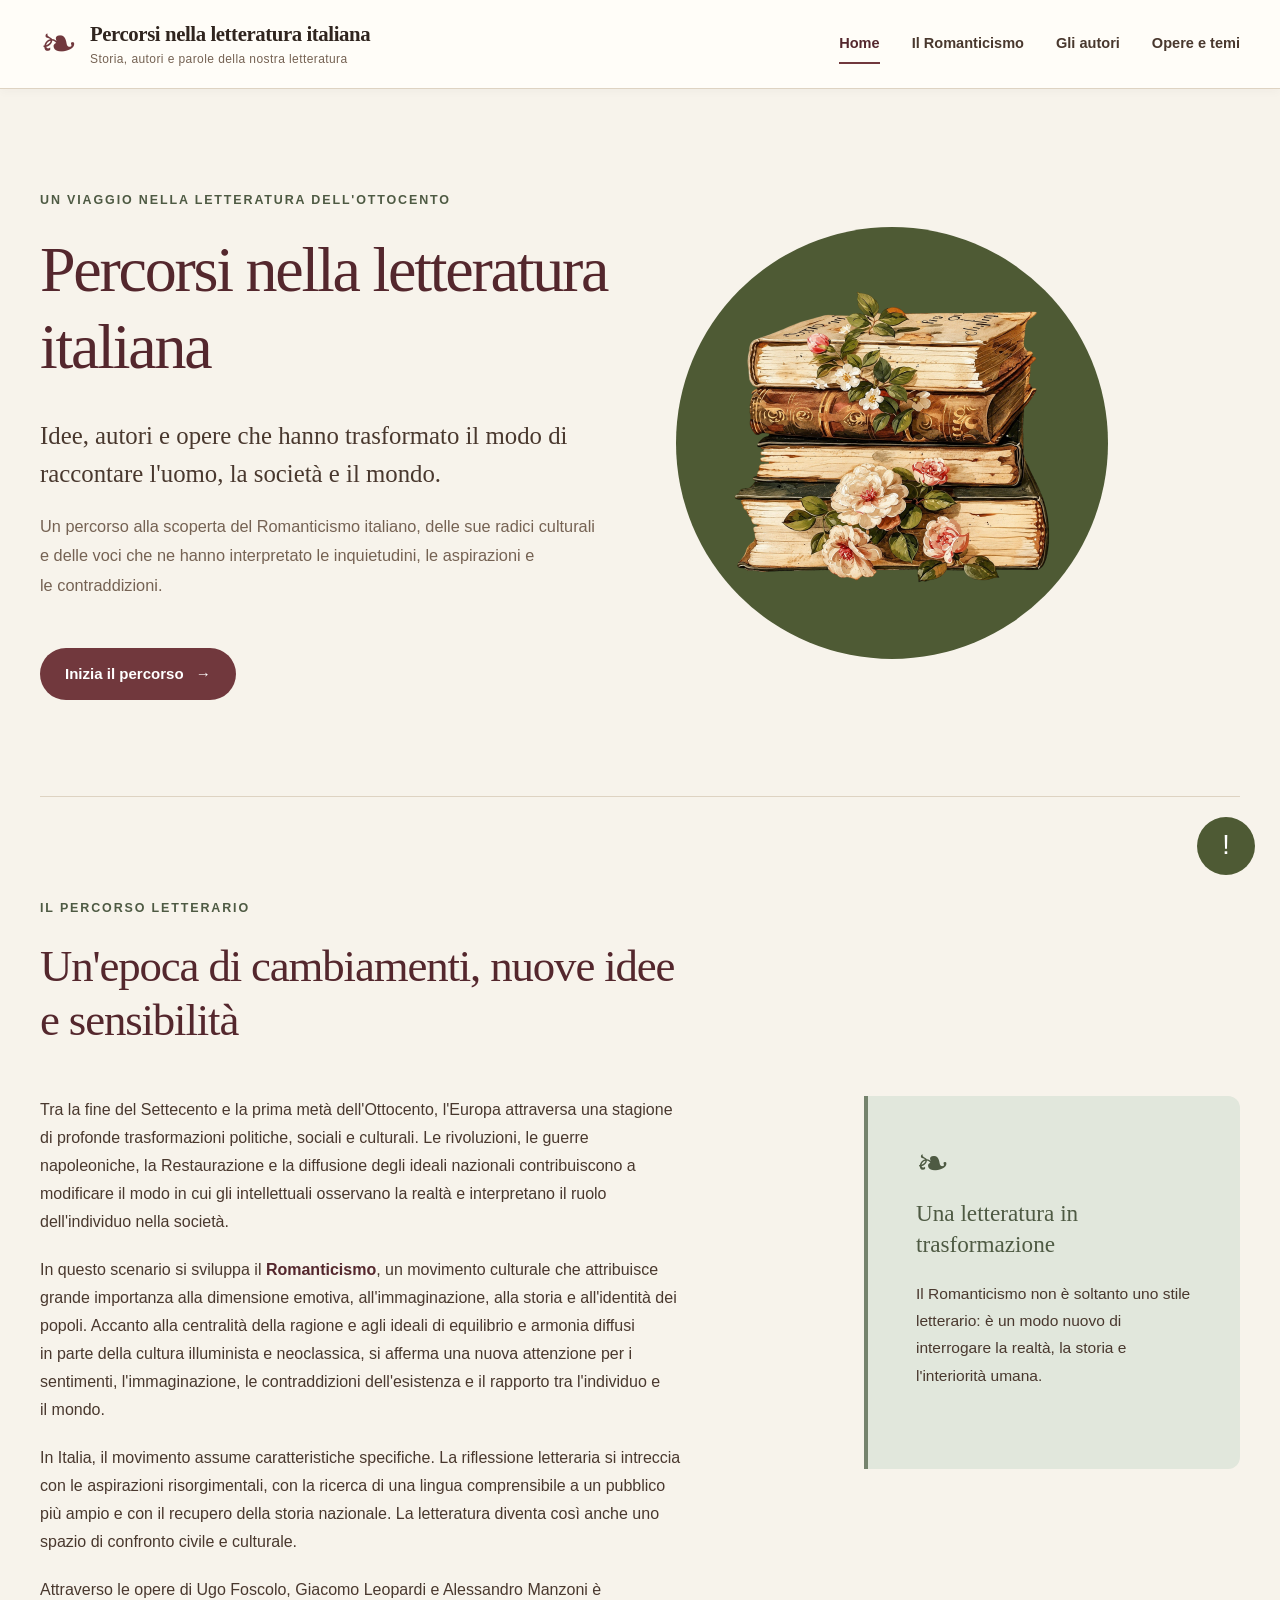
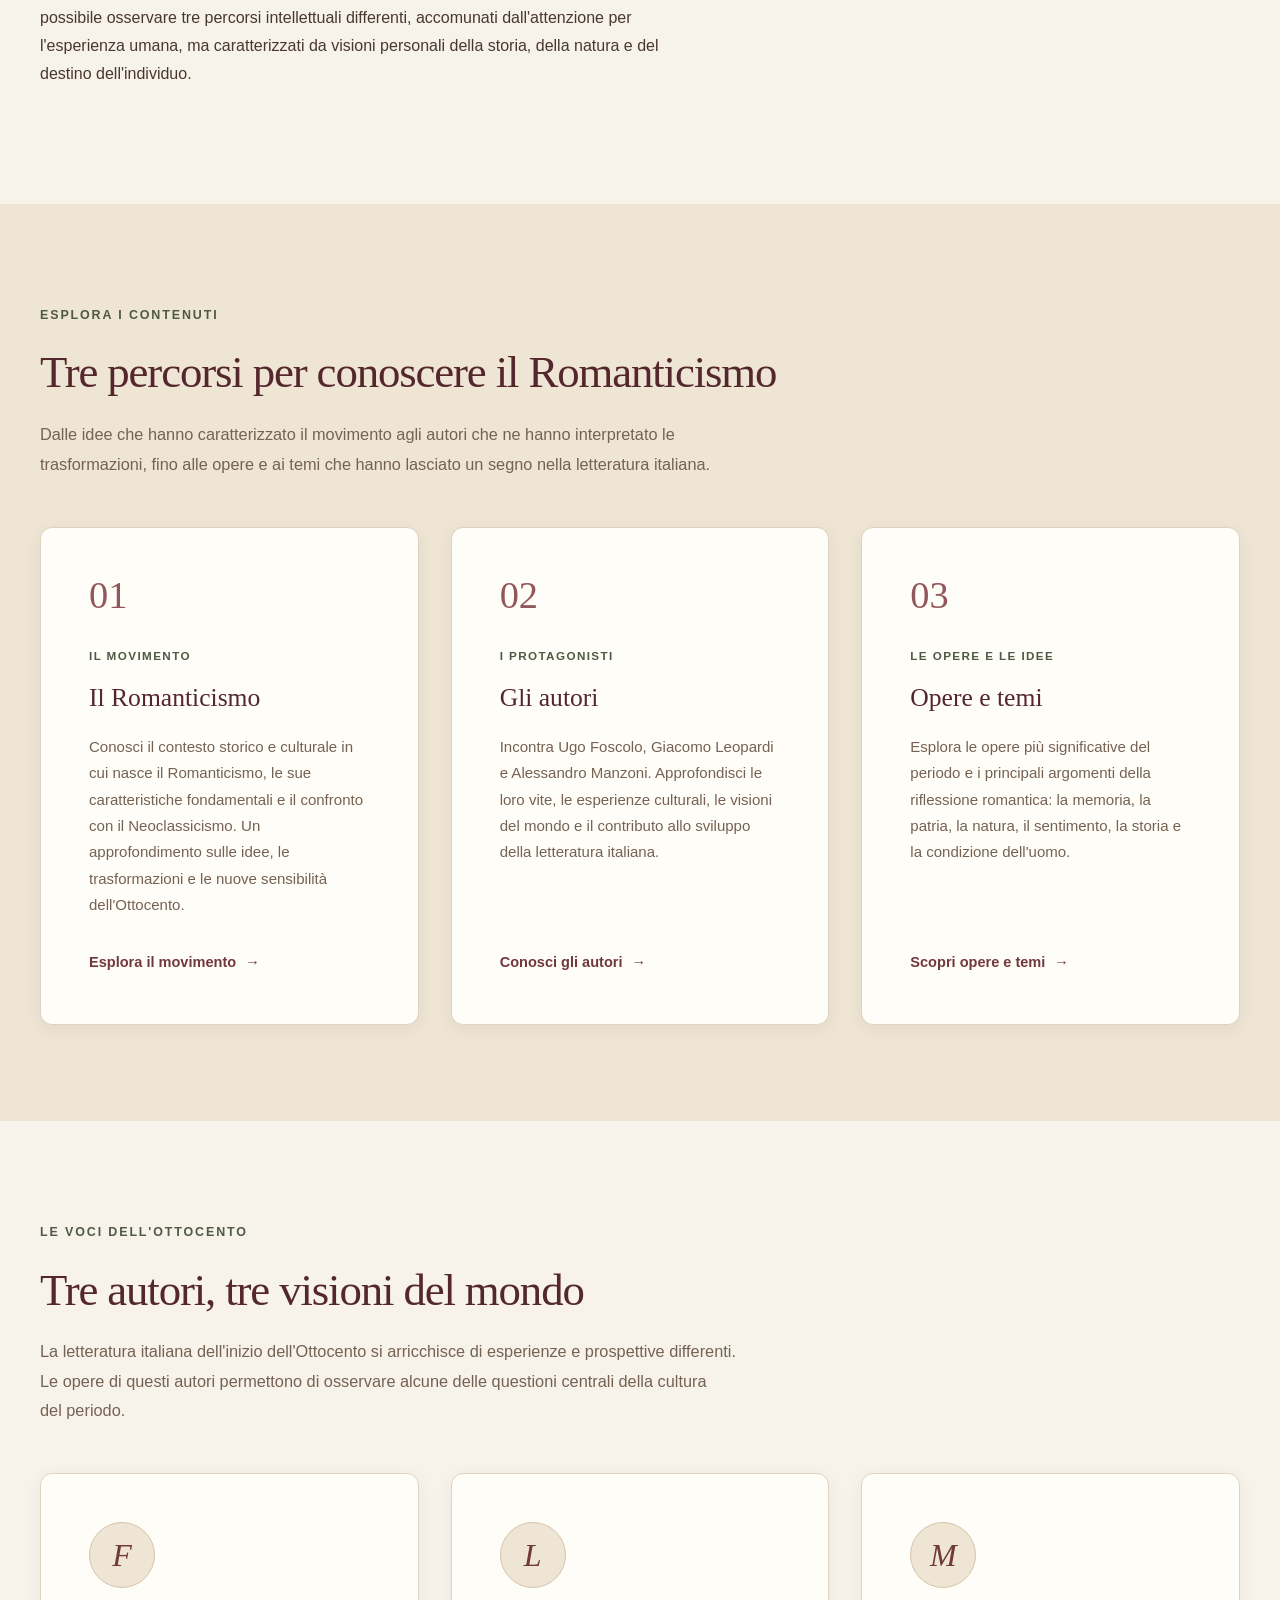
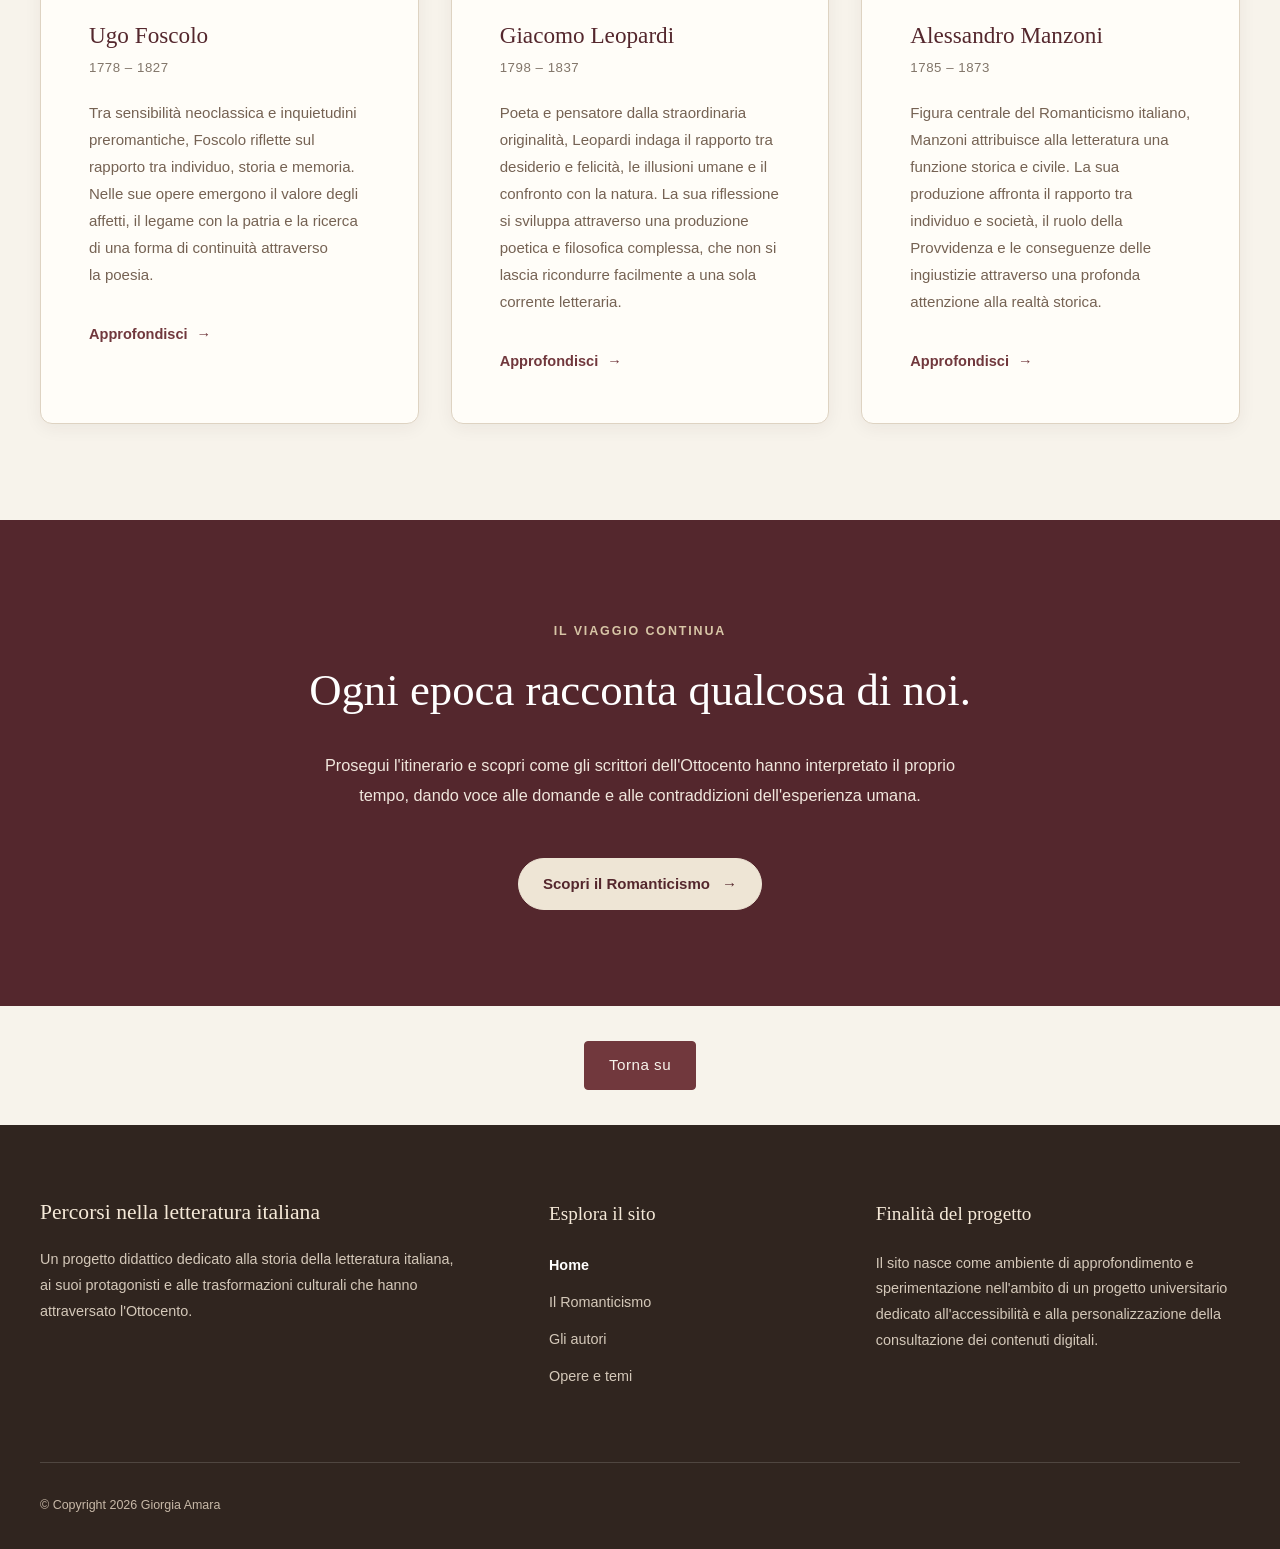
<file: index.html>
<!DOCTYPE html>
<html lang="it">
<head>
    <meta charset="UTF-8">
    <meta name="viewport" content="width=device-width, initial-scale=1.0">
    <title>Percorsi nella letteratura italiana</title>
    <meta name="DC.creator" content="Giorgia Amara">
    <meta name="DC.title" content="Percorsi nella letteratura italiana">
    <meta name="DC.subject" content="Letteratura Italiana, Foscolo, Manzoni, Leopardi, Romanticismo">
    <meta name="DC.description" content="Percorsi nella letteratura italiana: un viaggio attraverso il Romanticismo italiano, i suoi protagonisti, le opere e i temi fondamentali.">
    <meta name="DC.publisher" content="Giorgia Amara">
    <meta name="DC.date" content="2026-11">
    <meta name="DC.language" content="it">
    <meta name="DC.rights" content="© 2026 Giorgia Amara">


    <link rel="stylesheet" href="style.css">
    <link rel="stylesheet" href="accessibility-layer/accessibility-layer.css">
    <script src="script.js" defer></script>
    <script src="accessibility-layer/accessibility-layer.js" defer></script>


</head>

<body>

    <!-- Collegamento per saltare direttamente al contenuto principale -->
    <a class="skip-link" href="#main-content">
        Salta al contenuto principale
    </a>

    <!-- HEADER -->
    <header class="site-header" id="site-header">

        <div class="header-inner">

            <a class="site-brand" href="index.html" aria-label="Percorsi nella letteratura italiana - Homepage">

                <span class="brand-decoration" aria-hidden="true">❧</span>

                <span class="brand-text">
                    <span class="site-title">Percorsi nella letteratura italiana</span>
                    <span class="site-subtitle">Storia, autori e parole della nostra letteratura</span>
                </span>

            </a>

            <details class="site-navigation">

                <summary class="navigation-toggle">
                    <span>Menu di navigazione</span>
                    <span class="menu-icon" aria-hidden="true">☰</span>
                </summary>

                <nav class="main-navigation" aria-label="Navigazione principale">

                    <ul class="navigation-list">

                        <li>
                            <a href="index.html" aria-current="page">Home</a>
                        </li>

                        <li>
                            <a href="romanticismo.html">Il Romanticismo</a>
                        </li>

                        <li>
                            <a href="autori.html">Gli autori</a>
                        </li>

                        <li>
                            <a href="opere-temi.html">Opere e temi</a>
                        </li>

                    </ul>

                </nav>

            </details>

        </div>

    </header>


    <!-- CONTENUTO PRINCIPALE -->
    <main id="main-content">

        <!-- HERO SECTION -->
        <section class="hero-section" id="introduzione" aria-labelledby="hero-title">

            <div class="hero-content">

                <span class="eyebrow">Un viaggio nella letteratura dell'Ottocento</span>

                <h1 id="hero-title">Percorsi nella letteratura italiana</h1>

                <p class="hero-description">
                    Idee, autori e opere che hanno trasformato il modo di raccontare
                    l'uomo, la società e il mondo.
                </p>

                <p class="hero-text">
                    Un percorso alla scoperta del Romanticismo italiano, delle sue
                    radici culturali e delle voci che ne hanno interpretato le
                    inquietudini, le aspirazioni e le contraddizioni.
                </p>

                <a class="button button-primary" href="romanticismo.html">
                    Inizia il percorso
                    <span aria-hidden="true">→</span>
                </a>

            </div>

            <div class="hero-illustration" aria-hidden="true">
                <img src="img/icon-books.png" alt="icona del sito">
            

            </div>

        </section>


        <!-- PRESENTAZIONE DEL PERCORSO -->
        <section
            class="introduction-section content-section"
            id="il-percorso"
            aria-labelledby="introduction-title"
        >

            <div class="section-heading">

                <span class="eyebrow">Il percorso letterario</span>

                <h2 id="introduction-title">
                    Un'epoca di cambiamenti, nuove idee e sensibilità
                </h2>

            </div>

            <div class="introduction-content">

                <div class="introduction-text">

                    <p>
                        Tra la fine del Settecento e la prima metà dell'Ottocento,
                        l'Europa attraversa una stagione di profonde trasformazioni
                        politiche, sociali e culturali. Le rivoluzioni, le guerre
                        napoleoniche, la Restaurazione e la diffusione degli ideali
                        nazionali contribuiscono a modificare il modo in cui gli
                        intellettuali osservano la realtà e interpretano il ruolo
                        dell'individuo nella società.
                    </p>

                    <p>
                        In questo scenario si sviluppa il <strong>Romanticismo</strong>,
                        un movimento culturale che attribuisce grande importanza
                        alla dimensione emotiva, all'immaginazione, alla storia e
                        all'identità dei popoli. Accanto alla centralità della ragione e agli ideali di equilibrio e armonia diffusi in parte della cultura illuminista e neoclassica, si afferma una nuova attenzione per i sentimenti, l'immaginazione, le contraddizioni dell'esistenza e il rapporto tra l'individuo e il mondo.
                    </p>

                    <p>
                        In Italia, il movimento assume caratteristiche specifiche.
                        La riflessione letteraria si intreccia con le aspirazioni
                        risorgimentali, con la ricerca di una lingua comprensibile
                        a un pubblico più ampio e con il recupero della storia
                        nazionale. La letteratura diventa così anche uno spazio
                        di confronto civile e culturale.
                    </p>

                    <p>
                        Attraverso le opere di Ugo Foscolo, Giacomo Leopardi e
                        Alessandro Manzoni è possibile osservare tre percorsi
                        intellettuali differenti, accomunati dall'attenzione
                        per l'esperienza umana, ma caratterizzati da visioni
                        personali della storia, della natura e del destino
                        dell'individuo.
                    </p>

                </div>

                <aside class="editorial-note" aria-labelledby="editorial-note-title">

                    <span class="note-decoration" aria-hidden="true">❧</span>

                    <h3 id="editorial-note-title">
                        Una letteratura in trasformazione
                    </h3>

                    <p>
                        Il Romanticismo non è soltanto uno stile letterario:
                        è un modo nuovo di interrogare la realtà, la storia
                        e l'interiorità umana.
                    </p>

                </aside>

            </div>

        </section>


        <!-- ACCESSO ALLE SEZIONI -->
        <section
            class="paths-section content-section"
            id="percorsi"
            aria-labelledby="paths-title"
        >

            <div class="section-heading">

                <span class="eyebrow">Esplora i contenuti</span>

                <h2 id="paths-title">Tre percorsi per conoscere il Romanticismo</h2>

                <p>
                    Dalle idee che hanno caratterizzato il movimento agli autori
                    che ne hanno interpretato le trasformazioni, fino alle opere
                    e ai temi che hanno lasciato un segno nella letteratura italiana.
                </p>

            </div>

            <div class="path-cards">

                <!-- SCHEDA 1 -->
                <article class="path-card" id="card-romanticismo">

                    <div class="card-number" aria-hidden="true">01</div>

                    <div class="card-content">

                        <span class="card-category">Il movimento</span>

                        <h3>
                            <a href="romanticismo.html">
                                Il Romanticismo
                            </a>
                        </h3>

                        <p>
                            Conosci il contesto storico e culturale in cui nasce
                            il Romanticismo, le sue caratteristiche fondamentali
                            e il confronto con il Neoclassicismo. Un approfondimento
                            sulle idee, le trasformazioni e le nuove sensibilità
                            dell'Ottocento.
                        </p>

                        <a
                            class="card-link"
                            href="romanticismo.html"
                            aria-label="Approfondisci il Romanticismo: contesto storico e caratteristiche"
                        >
                            Esplora il movimento
                            <span aria-hidden="true">→</span>
                        </a>

                    </div>

                </article>


                <!-- SCHEDA 2 -->
                <article class="path-card" id="card-autori">

                    <div class="card-number" aria-hidden="true">02</div>

                    <div class="card-content">

                        <span class="card-category">I protagonisti</span>

                        <h3>
                            <a href="autori.html">
                                Gli autori
                            </a>
                        </h3>

                        <p>
                            Incontra Ugo Foscolo, Giacomo Leopardi e Alessandro
                            Manzoni. Approfondisci le loro vite, le esperienze
                            culturali, le visioni del mondo e il contributo
                            allo sviluppo della letteratura italiana.
                        </p>

                        <a
                            class="card-link"
                            href="autori.html"
                            aria-label="Scopri gli autori: Foscolo, Leopardi e Manzoni"
                        >
                            Conosci gli autori
                            <span aria-hidden="true">→</span>
                        </a>

                    </div>

                </article>


                <!-- SCHEDA 3 -->
                <article class="path-card" id="card-opere-temi">

                    <div class="card-number" aria-hidden="true">03</div>

                    <div class="card-content">

                        <span class="card-category">Le opere e le idee</span>

                        <h3>
                            <a href="opere-temi.html">
                                Opere e temi
                            </a>
                        </h3>

                        <p>
                            Esplora le opere più significative del periodo e
                            i principali argomenti della riflessione romantica:
                            la memoria, la patria, la natura, il sentimento,
                            la storia e la condizione dell'uomo.
                        </p>

                        <a
                            class="card-link"
                            href="opere-temi.html"
                            aria-label="Esplora le opere e i temi della letteratura romantica"
                        >
                            Scopri opere e temi
                            <span aria-hidden="true">→</span>
                        </a>

                    </div>

                </article>

            </div>

        </section>


        <!-- INTRODUZIONE AGLI AUTORI -->
        <section
            class="authors-section content-section"
            id="protagonisti"
            aria-labelledby="authors-title"
        >

            <div class="section-heading">

                <span class="eyebrow">Le voci dell'Ottocento</span>

                <h2 id="authors-title">Tre autori, tre visioni del mondo</h2>

                <p>
                    La letteratura italiana dell'inizio dell'Ottocento si
                    arricchisce di esperienze e prospettive differenti.
                    Le opere di questi autori permettono di osservare
                    alcune delle questioni centrali della cultura del periodo.
                </p>

            </div>

            <div class="authors-grid">

                <!-- UGO FOSCOLO -->
                <article class="author-preview" id="author-foscolo">

                    <div class="author-symbol" aria-hidden="true">
                        <span>F</span>
                    </div>

                    <div class="author-information">

                        <h3>Ugo Foscolo</h3>

                        <span class="author-dates">1778 – 1827</span>

                        <p>
                            Tra sensibilità neoclassica e inquietudini
                            preromantiche, Foscolo riflette sul rapporto
                            tra individuo, storia e memoria. Nelle sue opere
                            emergono il valore degli affetti, il legame con
                            la patria e la ricerca di una forma di continuità
                            attraverso la poesia.
                        </p>

                        <a
                            href="autori.html#ugo-foscolo"
                            class="text-link"
                            aria-label="Approfondisci la figura di Ugo Foscolo"
                        >
                            Approfondisci
                            <span aria-hidden="true">→</span>
                        </a>

                    </div>

                </article>


                <!-- GIACOMO LEOPARDI -->
                <article class="author-preview" id="author-leopardi">

                    <div class="author-symbol" aria-hidden="true">
                        <span>L</span>
                    </div>

                    <div class="author-information">

                        <h3>Giacomo Leopardi</h3>

                        <span class="author-dates">1798 – 1837</span>

                        <p>
                            Poeta e pensatore dalla straordinaria originalità,
                            Leopardi indaga il rapporto tra desiderio e felicità,
                            le illusioni umane e il confronto con la natura.
                            La sua riflessione si sviluppa attraverso una
                            produzione poetica e filosofica complessa,
                            che non si lascia ricondurre facilmente a una
                            sola corrente letteraria.
                        </p>

                        <a
                            href="autori.html#giacomo-leopardi"
                            class="text-link"
                            aria-label="Approfondisci la figura di Giacomo Leopardi"
                        >
                            Approfondisci
                            <span aria-hidden="true">→</span>
                        </a>

                    </div>

                </article>


                <!-- ALESSANDRO MANZONI -->
                <article class="author-preview" id="author-manzoni">

                    <div class="author-symbol" aria-hidden="true">
                        <span>M</span>
                    </div>

                    <div class="author-information">

                        <h3>Alessandro Manzoni</h3>

                        <span class="author-dates">1785 – 1873</span>

                        <p>
                            Figura centrale del Romanticismo italiano,
                            Manzoni attribuisce alla letteratura una funzione
                            storica e civile. La sua produzione affronta
                            il rapporto tra individuo e società, il ruolo
                            della Provvidenza e le conseguenze delle
                            ingiustizie attraverso una profonda attenzione
                            alla realtà storica.
                        </p>

                        <a
                            href="autori.html#alessandro-manzoni"
                            class="text-link"
                            aria-label="Approfondisci la figura di Alessandro Manzoni"
                        >
                            Approfondisci
                            <span aria-hidden="true">→</span>
                        </a>

                    </div>

                </article>

            </div>

        </section>


        <!-- INVITO ALLA CONSULTAZIONE -->
        <section
            class="closing-section"
            id="conclusione"
            aria-labelledby="closing-title"
        >

            <div class="closing-content">

                <span class="eyebrow">Il viaggio continua</span>

                <h2 id="closing-title">
                    Ogni epoca racconta qualcosa di noi.
                </h2>

                <p>
                    Prosegui l'itinerario e scopri come gli scrittori
                    dell'Ottocento hanno interpretato il proprio tempo,
                    dando voce alle domande e alle contraddizioni
                    dell'esperienza umana.
                </p>

                <a class="button button-secondary" href="romanticismo.html">
                    Scopri il Romanticismo
                    <span aria-hidden="true">→</span>
                </a>

            </div>

        </section>

    </main>

  <button class="top-btn" id="back-to-top" type="button">
    Torna su
</button>
    <!-- FOOTER -->
    <footer class="site-footer" id="site-footer">

        <div class="footer-inner">

            <div class="footer-about">

                <a class="footer-brand" href="index.html">
                    Percorsi nella letteratura italiana
                </a>

                <p>
                    Un progetto didattico dedicato alla storia della
                    letteratura italiana, ai suoi protagonisti e
                    alle trasformazioni culturali che hanno
                    attraversato l'Ottocento.
                </p>

            </div>


            <div class="footer-navigation">

                <h2>Esplora il sito</h2>

                <nav aria-label="Navigazione secondaria">

                    <ul>

                        <li>
                            <a href="index.html" aria-current="page">Home</a>
                        </li>

                        <li>
                            <a href="romanticismo.html">Il Romanticismo</a>
                        </li>

                        <li>
                            <a href="autori.html">Gli autori</a>
                        </li>

                        <li>
                            <a href="opere-temi.html">Opere e temi</a>
                        </li>

                    </ul>

                </nav>

            </div>


            <div class="footer-purpose">

                <h2>Finalità del progetto</h2>

                <p>
                    Il sito nasce come ambiente di approfondimento e
                    sperimentazione nell'ambito di un progetto universitario
                    dedicato all'accessibilità e alla personalizzazione
                    della consultazione dei contenuti digitali.
                </p>

            </div>

        </div>


        <div class="footer-bottom">
      <p>© Copyright 2026 Giorgia Amara</p>
        </div>

    </footer>

</body>
</html>
</file>
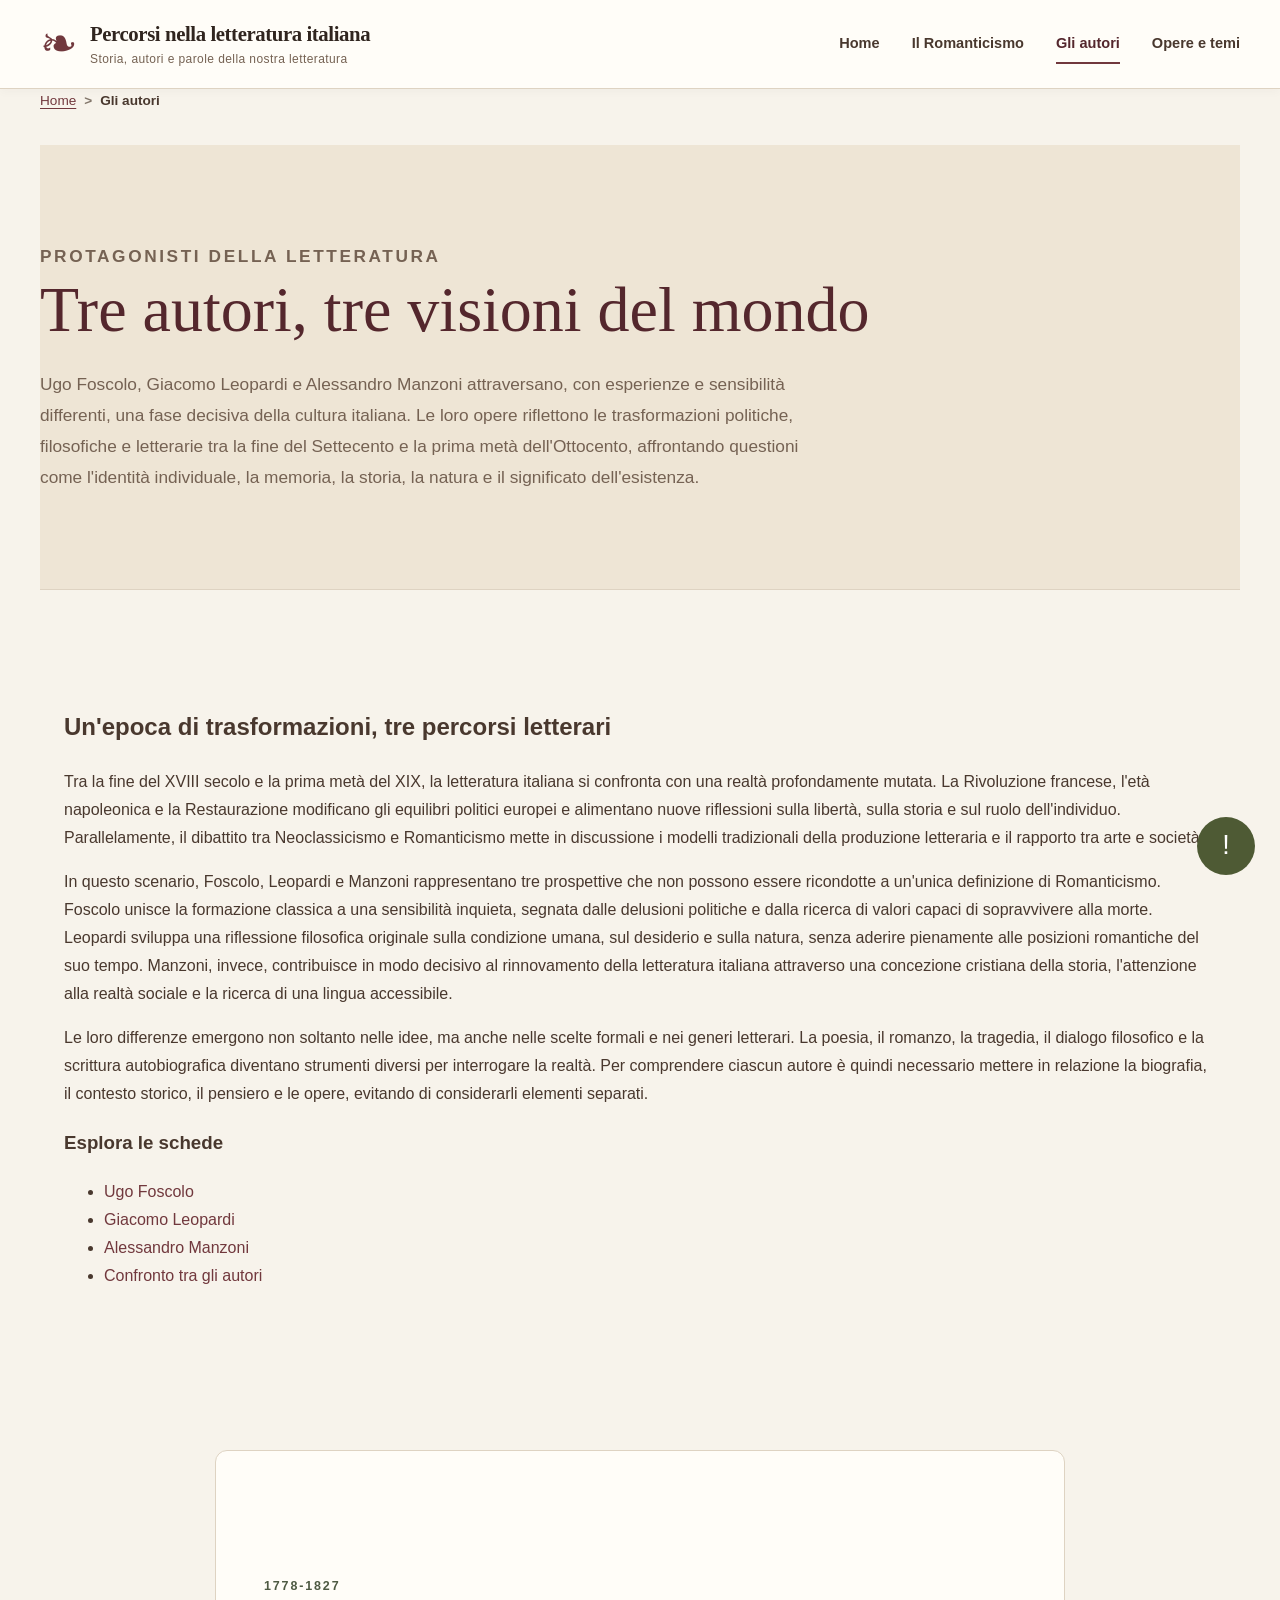
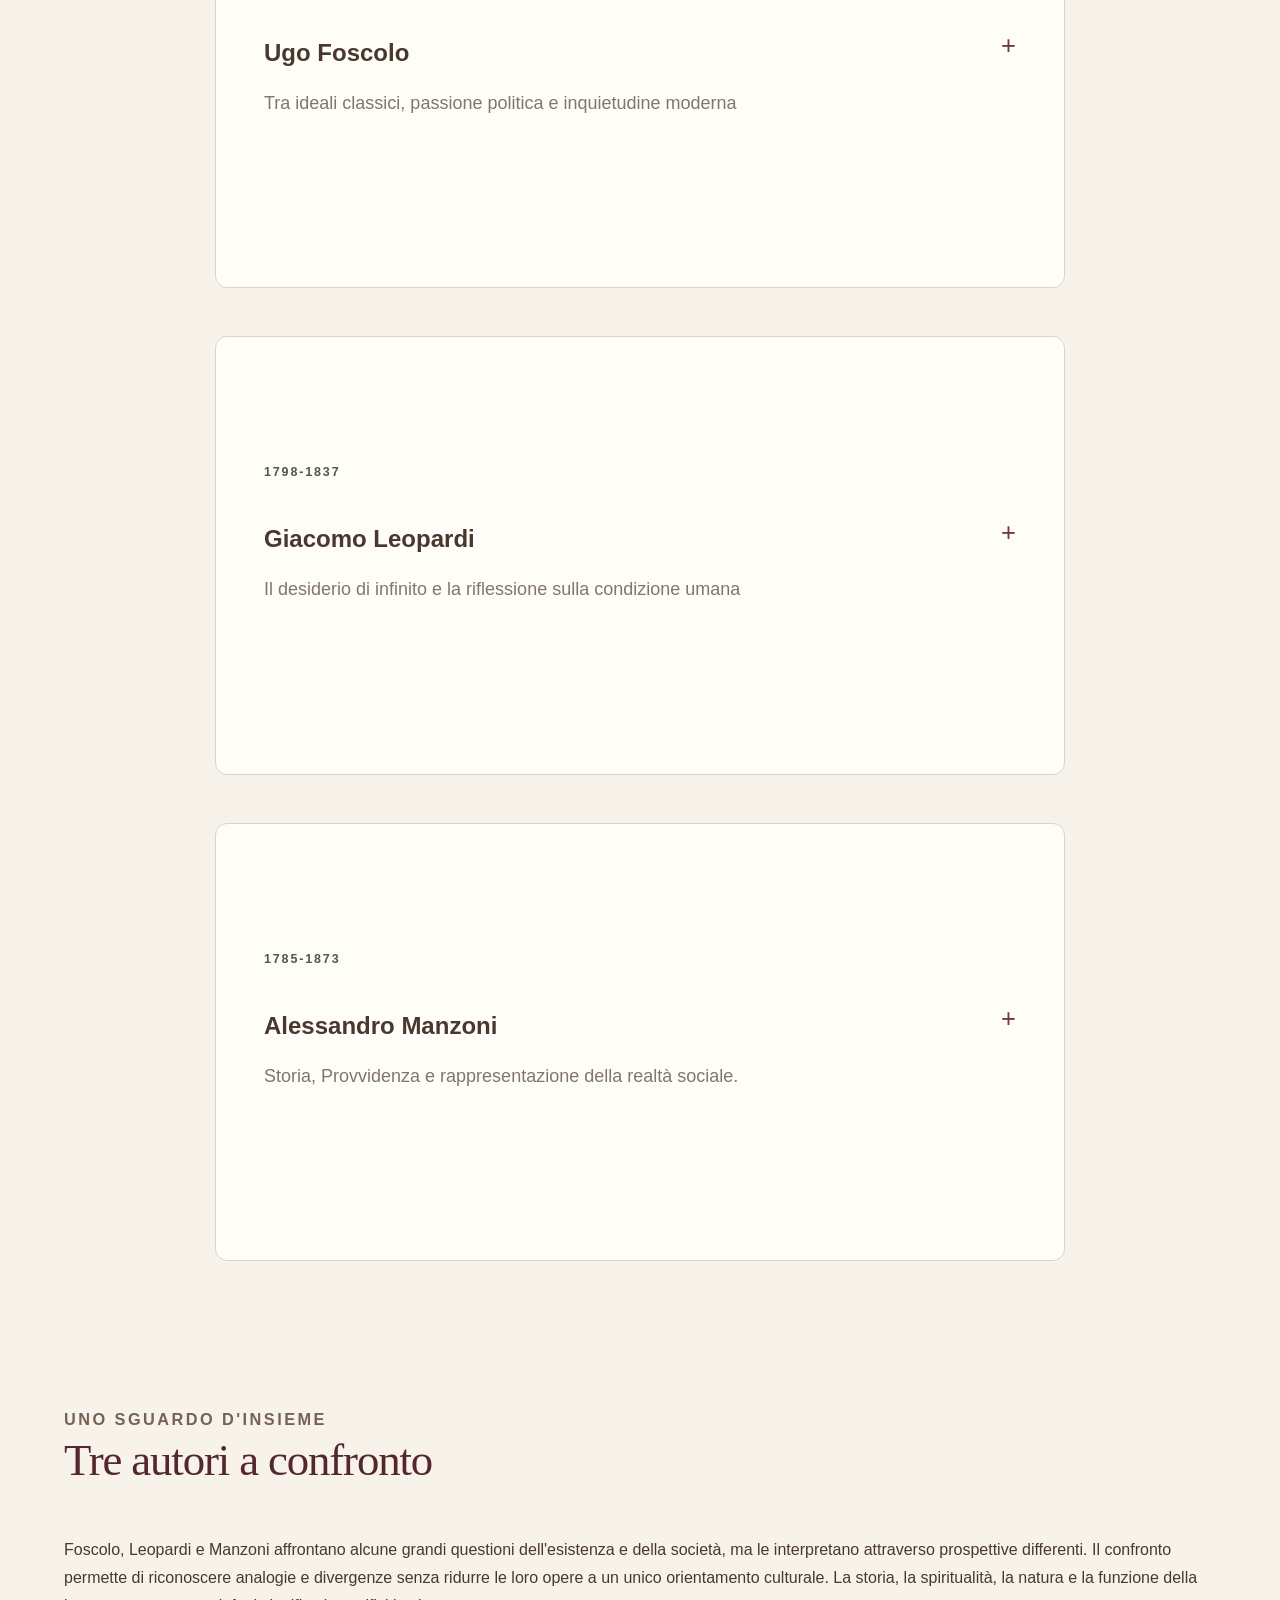
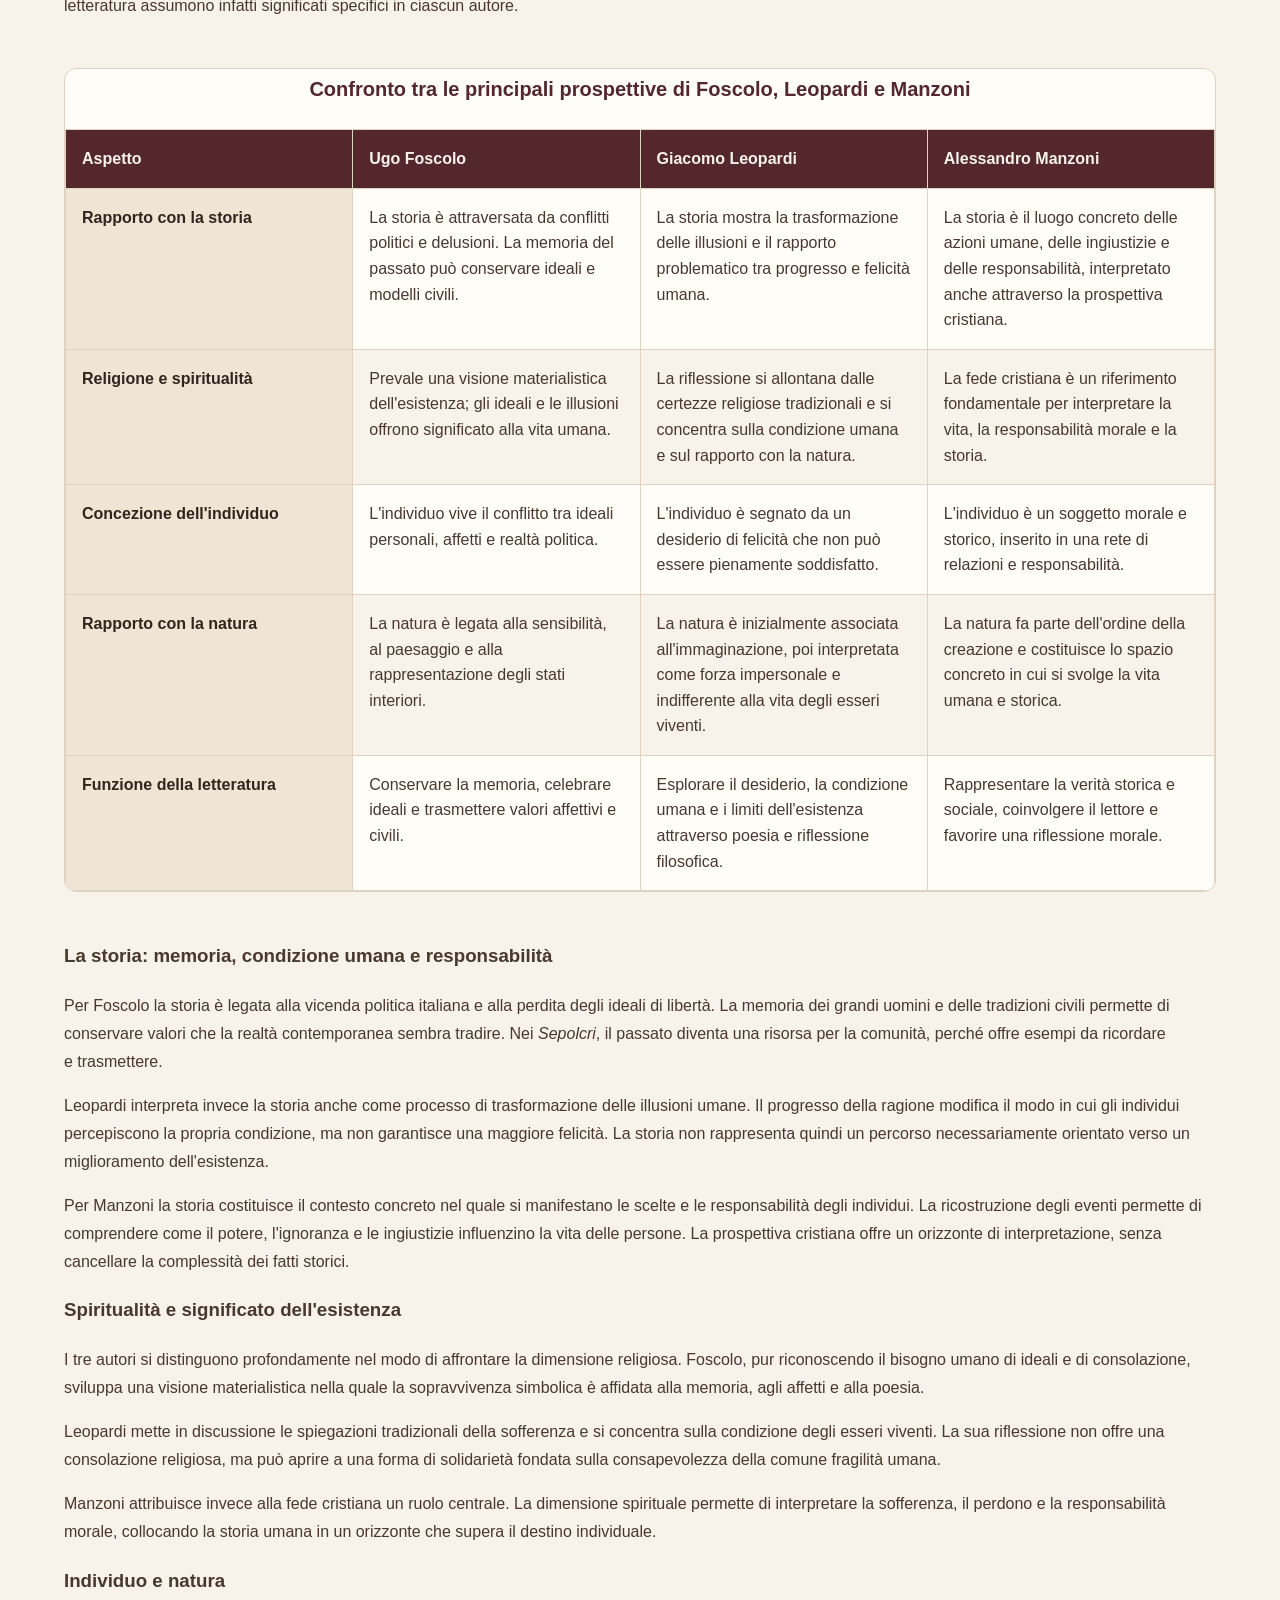
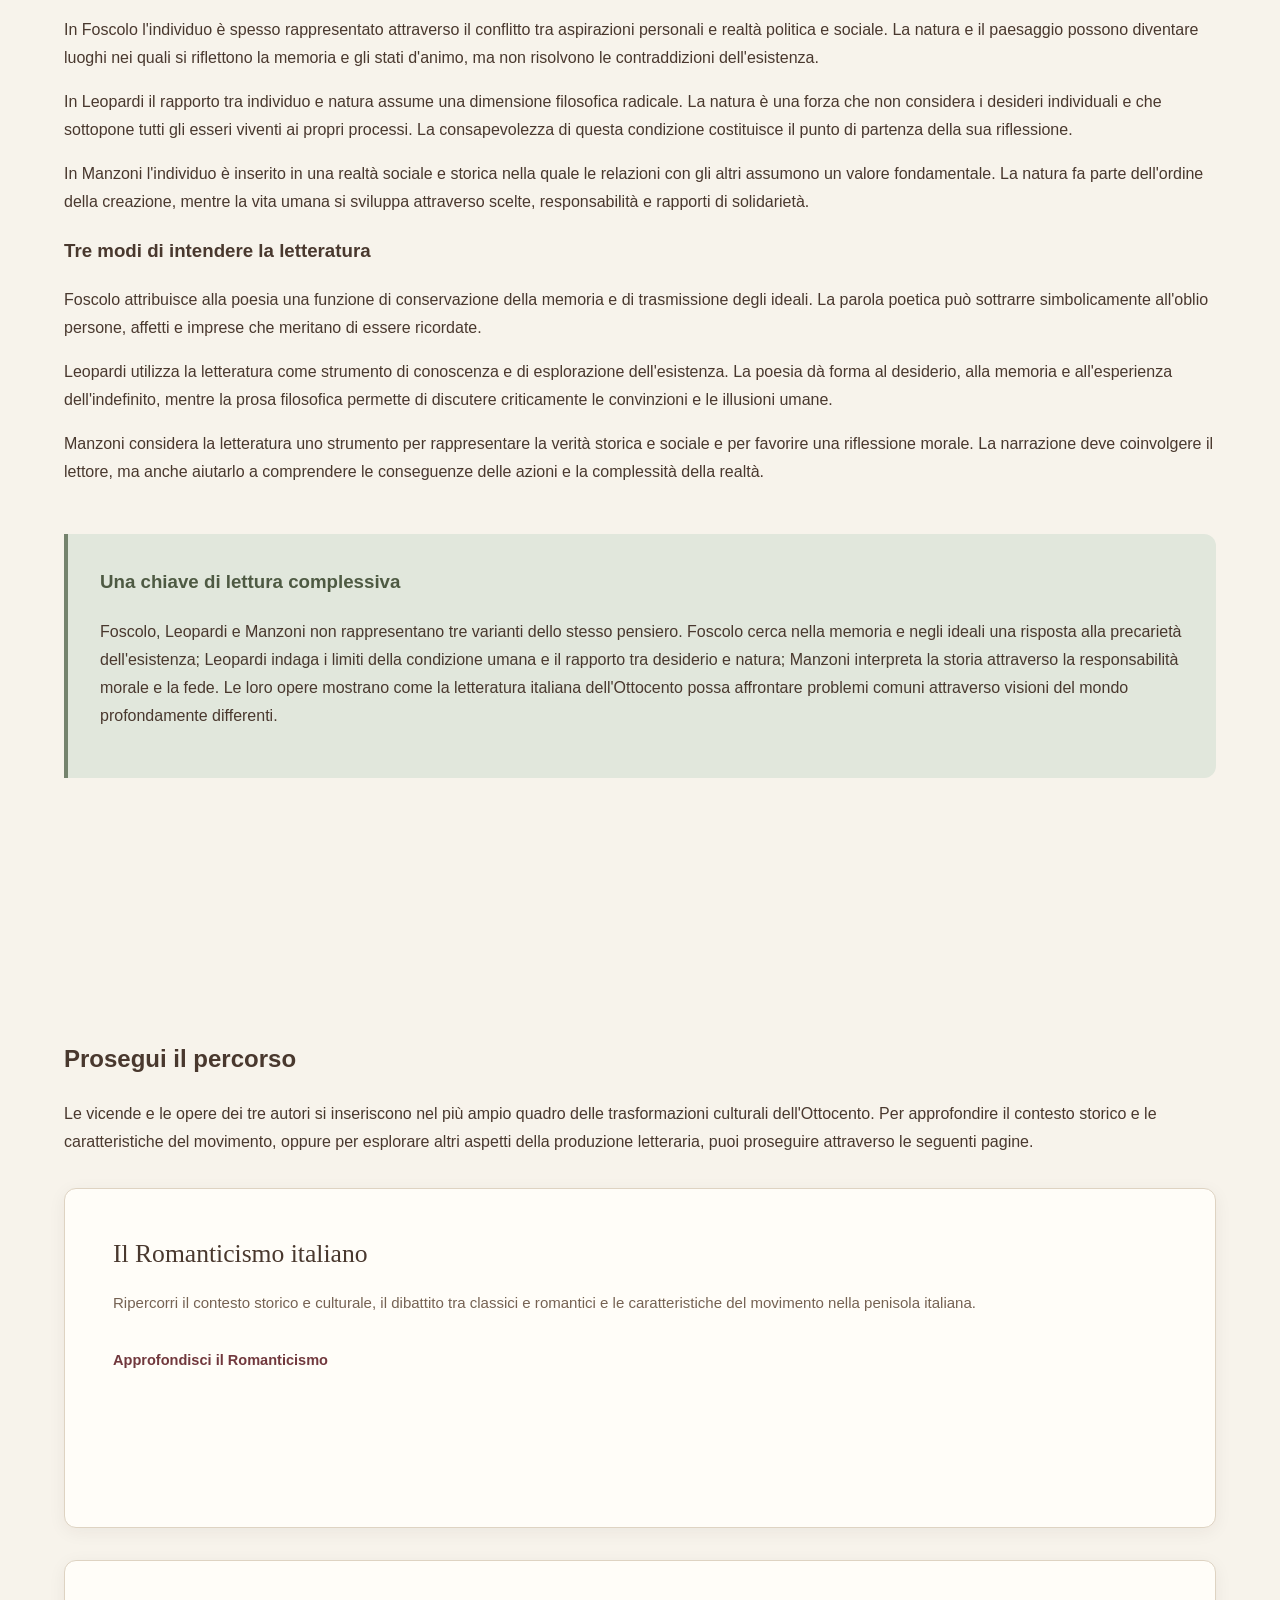
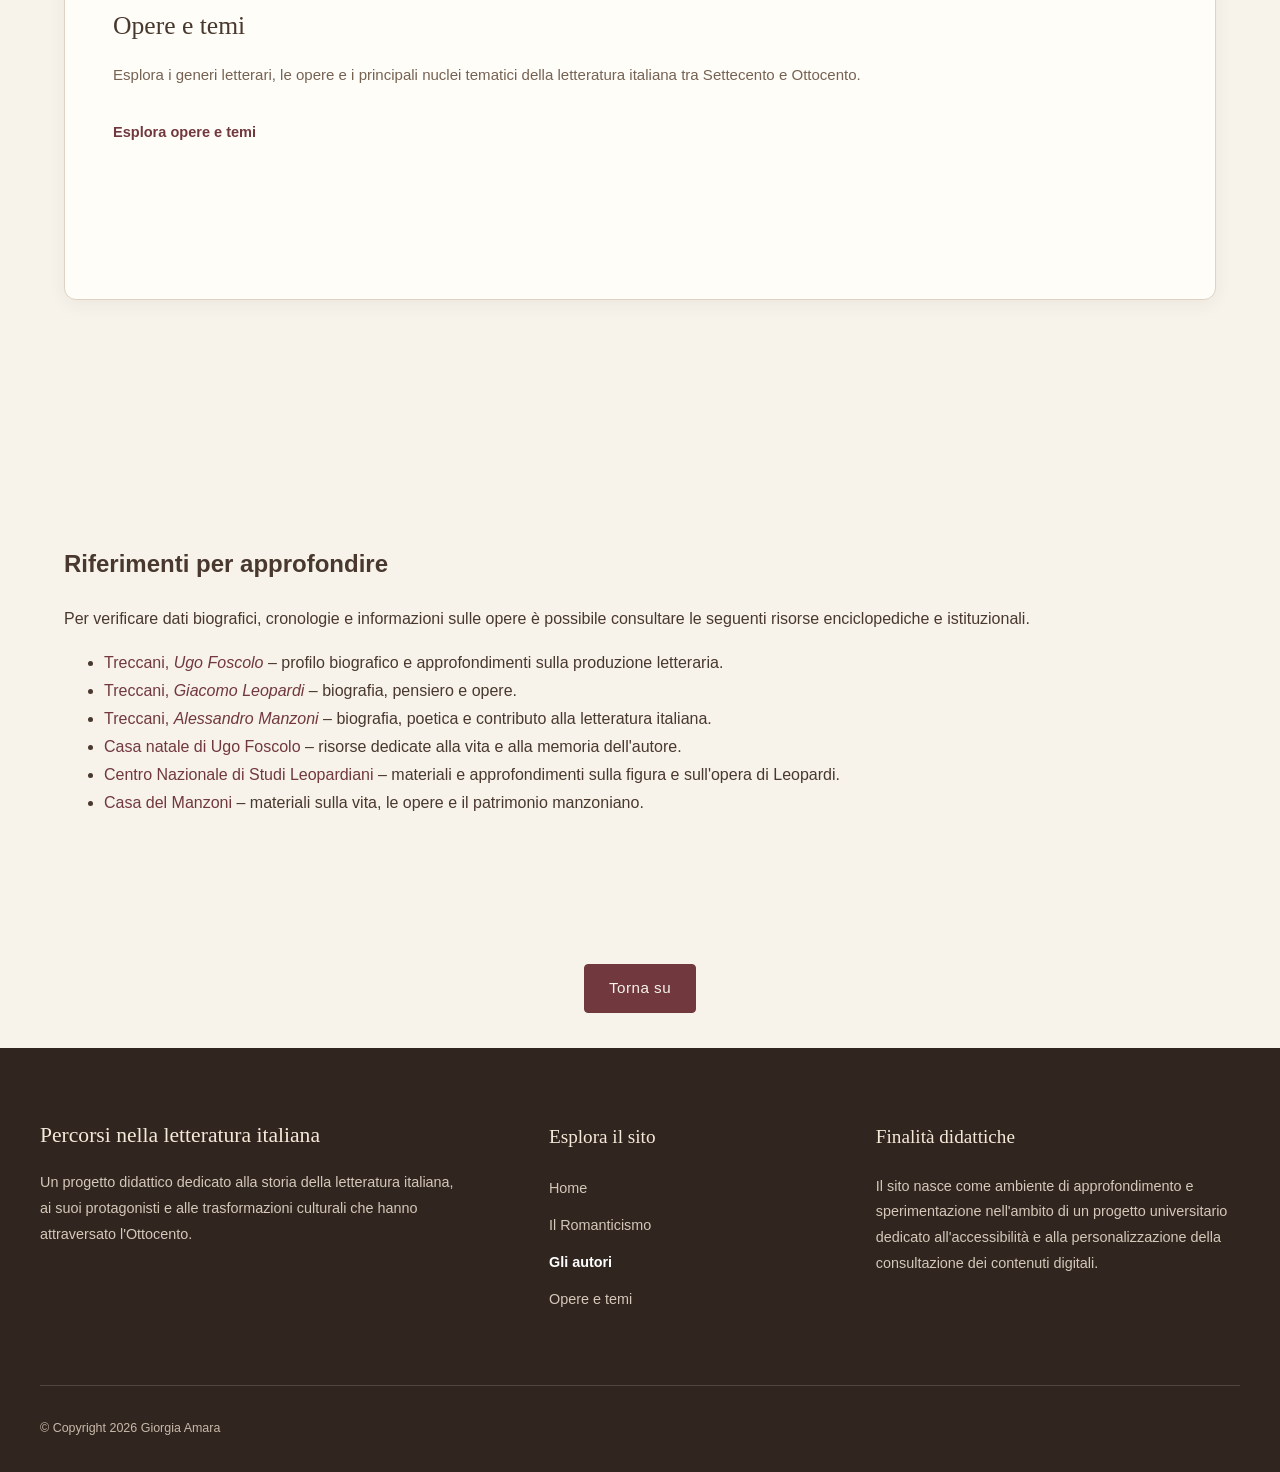
<file: autori.html>
<!DOCTYPE html>
<html lang="it">
<head>
     <meta charset="UTF-8">
    <meta name="viewport" content="width=device-width, initial-scale=1.0">
    <title>Gli autori | Percorsi nella letteratura italiana</title>
    <meta name="DC.creator" content="Giorgia Amara">
    <meta name="DC.title" content="Percorsi nella letteratura italiana">
    <meta name="DC.subject" content="Letteratura Italiana, Foscolo, Manzoni, Leopardi, Romanticismo">
    <meta name="DC.description" content="Percorsi nella letteratura italiana: un viaggio attraverso il Romanticismo italiano, i suoi protagonisti, le opere e i temi fondamentali.">
    <meta name="DC.publisher" content="Giorgia Amara">
    <meta name="DC.date" content="2026-11">
    <meta name="DC.language" content="it">
    <meta name="DC.rights" content="© 2026 Giorgia Amara">

    <link rel="stylesheet" href="style.css">
    <link rel="stylesheet" href="accessibility-layer/accessibility-layer.css">
    <script src="script.js" defer></script>
    <script src="accessibility-layer/accessibility-layer.js" defer></script>


</head>

<body>
  <a class="skip-link" href="#main-content">Salta al contenuto principale</a>

<header class="site-header" id="site-header">

    <div class="header-inner">

        <a class="site-brand" href="index.html" aria-label="Percorsi nella letteratura italiana - Homepage">

            <span class="brand-decoration" aria-hidden="true">❧</span>

            <span class="brand-text">
                <span class="site-title">Percorsi nella letteratura italiana</span>
                <span class="site-subtitle">Storia, autori e parole della nostra letteratura</span>
            </span>

        </a>

        <details class="site-navigation" open>

            <summary class="navigation-toggle">
                <span>Menu di navigazione</span>
                <span class="menu-icon" aria-hidden="true">☰</span>
            </summary>

            <nav class="main-navigation" aria-label="Navigazione principale">

                <ul class="navigation-list">

                    <li>
                        <a href="index.html">Home</a>
                    </li>

                    <li>
                        <a href="romanticismo.html">Il Romanticismo</a>
                    </li>

                    <li>
                        <a href="autori.html" aria-current="page">Gli autori</a>
                    </li>

                    <li>
                        <a href="opere-temi.html">Opere e temi</a>
                    </li>

                </ul>

            </nav>

        </details>

    </div>

</header>

  <main id="main-content">
    <div class="page-container">

      <nav class="breadcrumb" aria-label="Percorso di navigazione">
    <ol>
        <li><a href="index.html">Home</a></li>
        <li aria-current="page">Gli autori</li>
    </ol>
      </nav>

      <header class="page-hero">
        <p class="eyebrow">Protagonisti della letteratura</p>
        <h1>Tre autori, tre visioni del mondo</h1>
        <p class="page-intro">
          Ugo Foscolo, Giacomo Leopardi e Alessandro Manzoni attraversano,
          con esperienze e sensibilità differenti, una fase decisiva della
          cultura italiana. Le loro opere riflettono le trasformazioni
          politiche, filosofiche e letterarie tra la fine del Settecento
          e la prima metà dell'Ottocento, affrontando questioni come
          l'identità individuale, la memoria, la storia, la natura e
          il significato dell'esistenza.
        </p>
      </header>

      <section class="content-section" id="introduzione-autori" aria-labelledby="titolo-introduzione">
        <h2 id="titolo-introduzione">Un'epoca di trasformazioni, tre percorsi letterari</h2>

        <p>
          Tra la fine del XVIII secolo e la prima metà del XIX, la letteratura
          italiana si confronta con una realtà profondamente mutata. La
          Rivoluzione francese, l'età napoleonica e la Restaurazione modificano
          gli equilibri politici europei e alimentano nuove riflessioni sulla
          libertà, sulla storia e sul ruolo dell'individuo. Parallelamente,
          il dibattito tra Neoclassicismo e Romanticismo mette in discussione
          i modelli tradizionali della produzione letteraria e il rapporto
          tra arte e società.
        </p>

        <p>
          In questo scenario, Foscolo, Leopardi e Manzoni rappresentano
          tre prospettive che non possono essere ricondotte a un'unica
          definizione di Romanticismo. Foscolo unisce la formazione
          classica a una sensibilità inquieta, segnata dalle delusioni
          politiche e dalla ricerca di valori capaci di sopravvivere
          alla morte. Leopardi sviluppa una riflessione filosofica
          originale sulla condizione umana, sul desiderio e sulla natura,
          senza aderire pienamente alle posizioni romantiche del suo
          tempo. Manzoni, invece, contribuisce in modo decisivo al
          rinnovamento della letteratura italiana attraverso una
          concezione cristiana della storia, l'attenzione alla realtà
          sociale e la ricerca di una lingua accessibile.
        </p>

        <p>
          Le loro differenze emergono non soltanto nelle idee, ma anche
          nelle scelte formali e nei generi letterari. La poesia, il
          romanzo, la tragedia, il dialogo filosofico e la scrittura
          autobiografica diventano strumenti diversi per interrogare
          la realtà. Per comprendere ciascun autore è quindi necessario
          mettere in relazione la biografia, il contesto storico, il
          pensiero e le opere, evitando di considerarli elementi separati.
        </p>

        <nav class="author-index" aria-label="Vai direttamente a un autore">
          <h3>Esplora le schede</h3>
          <ul>
            <li><a href="#ugo-foscolo">Ugo Foscolo</a></li>
            <li><a href="#giacomo-leopardi">Giacomo Leopardi</a></li>
            <li><a href="#alessandro-manzoni">Alessandro Manzoni</a></li>
            <li><a href="#confronto-autori">Confronto tra gli autori</a></li>
          </ul>
        </nav>
      </section>

      <article class="author-profile" id="ugo-foscolo" aria-labelledby="titolo-foscolo">
        <details class="author-accordion">
        <summary class="author-profile-header">
            <span class="eyebrow">1778-1827</span>
            <h2 id="titolo-foscolo">Ugo Foscolo</h2>
            <span class="author-subtitle">
                Tra ideali classici, passione politica e inquietudine moderna
            </span>
        </summary>
        <div class="author-profile-content">
        <section id="foscolo-biografia" aria-labelledby="titolo-foscolo-biografia">
          <h3 id="titolo-foscolo-biografia">Biografia e contesto storico</h3>

          <p>
            Niccolò Foscolo, conosciuto come Ugo, nasce il 6 febbraio 1778
            a Zante, isola greca allora appartenente alla Repubblica di
            Venezia. La sua origine greca e la formazione culturale italiana
            contribuiscono a definire una sensibilità caratterizzata dal
            rapporto con due tradizioni. Dopo la morte del padre, medico,
            si trasferisce con la famiglia a Venezia, dove completa la
            propria formazione e inizia a frequentare gli ambienti
            intellettuali e politici.
          </p>

          <p>
            La Rivoluzione francese e le campagne napoleoniche rappresentano
            per Foscolo un'esperienza decisiva. Inizialmente guarda con
            entusiasmo agli ideali di libertà e rinnovamento, ma la firma
            del Trattato di Campoformio nel 1797, con il quale Napoleone
            cede Venezia all'Austria, provoca una profonda delusione.
            L'episodio diventa il simbolo del conflitto tra gli ideali
            politici e gli interessi concreti delle potenze dominanti.
            Da quel momento il tema dell'esilio assume un significato
            centrale nella sua vita e nella sua produzione letteraria.
          </p>

          <p>
            Foscolo partecipa alle vicende politiche e militari del
            periodo napoleonico, spostandosi tra diverse città italiane.
            Dopo la Restaurazione, il suo rifiuto di prestare giuramento
            al governo austriaco lo costringe a lasciare Milano nel 1815.
            Si trasferisce prima in Svizzera e poi in Inghilterra, dove
            trascorre gli ultimi anni in condizioni economiche difficili.
            Muore a Turnham Green, presso Londra, il 10 settembre 1827.
            Nel 1871 le sue spoglie vengono trasferite nella chiesa
            di Santa Croce a Firenze, luogo che aveva celebrato
            poeticamente nei <em>Sepolcri</em>.
          </p>
        </section>

        <section id="foscolo-pensiero" aria-labelledby="titolo-foscolo-pensiero">
          <h3 id="titolo-foscolo-pensiero">Pensiero e sensibilità culturale</h3>

          <p>
            Il pensiero di Foscolo nasce dall'incontro tra la formazione
            illuministica, l'ammirazione per il mondo classico e una
            sensibilità che valorizza la passione, la memoria e la
            dimensione individuale. La sua visione dell'esistenza è
            attraversata da una tensione: da una parte riconosce la
            fragilità della vita e la prospettiva della morte, dall'altra
            cerca valori capaci di dare significato all'esperienza umana.
          </p>

          <p>
            La riflessione filosofica di Foscolo risente di una concezione
            materialistica dell'esistenza: la natura è regolata da processi
            di trasformazione e la morte comporta la fine della vita
            individuale. Nonostante questa consapevolezza, l'essere umano
            non è condannato a un'esistenza priva di significato. Gli
            affetti, la memoria, la poesia e il valore delle azioni
            possono costruire legami che superano simbolicamente la
            scomparsa fisica.
          </p>

          <p>
            In questo quadro assumono importanza le <strong>illusioni</strong>.
            Il termine non indica semplicemente inganni da rifiutare,
            ma valori e ideali che, pur non essendo fondati su una
            verità eterna, permettono agli individui di vivere e agire.
            La patria, la libertà, l'amore, la bellezza e la gloria
            poetica sono esempi di ideali capaci di sostenere l'esistenza
            e di orientare il comportamento umano.
          </p>
        </section>

        <section id="foscolo-neoclassicismo-romanticismo" aria-labelledby="titolo-foscolo-correnti">
          <h3 id="titolo-foscolo-correnti">Tra Neoclassicismo e sensibilità romantica</h3>

          <p>
            Foscolo è una figura di passaggio tra Neoclassicismo e
            nuove sensibilità preromantiche e romantiche. La sua
            formazione è profondamente legata alla cultura classica:
            la Grecia antica rappresenta un modello di bellezza,
            armonia e grandezza morale. La lingua poetica, ricca
            di riferimenti mitologici e letterari, dimostra la
            conoscenza e la rielaborazione dei modelli antichi.
          </p>

          <p>
            Allo stesso tempo, nelle sue opere emergono inquietudine,
            malinconia, passione politica, conflitto interiore e
            interesse per il destino dell'individuo. Sono elementi
            che dialogano con la sensibilità preromantica e con
            alcuni temi che saranno centrali nel Romanticismo.
            La sua poesia non sceglie quindi tra classicismo e
            modernità: cerca piuttosto di comporre una sintesi
            originale tra la perfezione formale della tradizione
            e l'intensità emotiva dell'esperienza contemporanea.
          </p>
        </section>

        <section id="foscolo-temi" aria-labelledby="titolo-foscolo-temi">
          <h3 id="titolo-foscolo-temi">I temi fondamentali</h3>

          <section id="foscolo-memoria" aria-labelledby="titolo-foscolo-memoria">
            <h4 id="titolo-foscolo-memoria">Memoria e affetti</h4>
            <p>
              La memoria permette di conservare il legame con le persone
              amate e con il passato. Anche quando la morte interrompe
              la presenza fisica, il ricordo mantiene viva una relazione
              e contribuisce a costruire l'identità di chi resta.
              La memoria individuale può inoltre trasformarsi in memoria
              collettiva, quando una comunità riconosce il valore delle
              azioni e degli esempi lasciati da chi non c'è più.
            </p>
          </section>

          <section id="foscolo-esilio" aria-labelledby="titolo-foscolo-esilio">
            <h4 id="titolo-foscolo-esilio">Esilio e patria</h4>
            <p>
              L'esilio è una condizione biografica e simbolica. La perdita
              della patria e l'impossibilità di riconoscersi pienamente
              in una comunità politica alimentano un senso di sradicamento.
              La patria diventa un luogo ideale, legato alla memoria,
              alla lingua, agli affetti e alla storia. La delusione
              politica non cancella il desiderio di libertà, ma lo
              trasforma in una tensione dolorosa tra ideali e realtà.
            </p>
          </section>

          <section id="foscolo-morte" aria-labelledby="titolo-foscolo-morte">
            <h4 id="titolo-foscolo-morte">Morte e sepoltura</h4>
            <p>
              La morte rappresenta il limite definitivo dell'esistenza
              individuale, ma il sepolcro può assumere un valore affettivo
              e civile. La tomba permette ai vivi di mantenere un rapporto
              con i defunti e può diventare il luogo simbolico in cui
              una comunità conserva la memoria dei propri grandi.
              La poesia, a sua volta, può rendere durevole il ricordo
              e trasmettere alle generazioni future esempi e valori.
            </p>
          </section>
        </section>

        <section id="foscolo-opere" aria-labelledby="titolo-foscolo-opere">
          <h3 id="titolo-foscolo-opere">Le principali opere</h3>

          <section id="foscolo-ortis" aria-labelledby="titolo-ortis">
            <h4 id="titolo-ortis"><em>Ultime lettere di Jacopo Ortis</em></h4>

            <p>
              Il romanzo epistolare <em>Ultime lettere di Jacopo Ortis</em>
              è una delle opere più rappresentative di Foscolo. La storia editoriale del romanzo è complessa: una prima stampa incompleta, non autorizzata dall'autore e successivamente rinnegata, reca la data 1798. La prima edizione curata da Foscolo viene pubblicata nel 1802, mentre quella definitiva esce nel 1817. Il testo si presenta come una raccolta
              di lettere scritte dal protagonista Jacopo, un giovane
              che vive il dramma della delusione politica e sentimentale.
            </p>

            <p>
              Dopo il Trattato di Campoformio, Jacopo si allontana da
              Venezia e si rifugia sui Colli Euganei. Qui conosce Teresa,
              della quale si innamora, ma la giovane è destinata a
              sposare Odoardo, secondo la volontà della famiglia.
              La vicenda sentimentale si intreccia con la sofferenza
              politica: l'impossibilità di realizzare i propri ideali
              e quella di vivere liberamente il proprio amore conducono
              il protagonista a una condizione di disperazione.
            </p>

            <p>
              La forma epistolare permette di seguire dall'interno
              l'evoluzione emotiva e intellettuale del protagonista.
              Il lettore conosce gli eventi attraverso la sua voce,
              le sue riflessioni e le sue reazioni. Il romanzo
              presenta quindi una forte dimensione soggettiva e
              anticipa alcuni aspetti del moderno romanzo di
              introspezione.
            </p>

            <p>
              Jacopo è un personaggio attraversato da contraddizioni:
              aspira alla libertà, ma si scontra con una realtà
              che non riesce a modificare; desidera un amore assoluto,
              ma incontra ostacoli sociali e familiari. La sua
              vicenda esprime il conflitto tra individuo e storia,
              tra aspirazione ideale e impossibilità concreta.
              Il suicidio finale non costituisce soltanto la
              conclusione di una vicenda sentimentale, ma assume
              il significato di una risposta estrema alla perdita
              di ogni possibilità di realizzazione.
            </p>

            <aside class="info-box">
              <h5>Un termine letterario: romanzo epistolare</h5>
              <p>
                Il <strong>romanzo epistolare</strong> è un'opera narrativa
                costruita attraverso lettere, generalmente scritte
                dai personaggi. Questa struttura permette di rappresentare
                direttamente pensieri, emozioni e punti di vista,
                ma può anche offrire una narrazione frammentaria
                e soggettiva degli eventi.
              </p>
            </aside>
          </section>

          <section id="foscolo-sepolcri" aria-labelledby="titolo-sepolcri">
            <h4 id="titolo-sepolcri"><em>Dei Sepolcri</em></h4>

            <p>
              Il carme <em>Dei Sepolcri</em>, pubblicato nel 1807,
              nasce anche dal confronto con l'editto napoleonico
              di Saint-Cloud del 1804, che disciplinava le sepolture
              e prevedeva la collocazione dei cimiteri fuori dai
              centri abitati. Il provvedimento suscita una discussione
              sul significato delle tombe e sulla possibilità di
              conservare il ricordo dei defunti attraverso i monumenti
              funerari.
            </p>

            <p>
              Foscolo affronta il tema attraverso una riflessione
              che si sviluppa progressivamente. In una prospettiva
              materialistica, la tomba non può restituire la vita
              a chi è morto e non modifica il destino biologico
              dell'individuo. Tuttavia, il sepolcro possiede un
              valore per i vivi: conserva la memoria, alimenta
              gli affetti e permette alla comunità di riconoscere
              il significato delle esistenze passate.
            </p>

            <p>
              Il carme amplia progressivamente il proprio orizzonte.
              Dalla dimensione privata degli affetti si passa
              a quella civile, nella quale le tombe dei grandi
              uomini diventano luoghi di memoria collettiva.
              Attraverso gli esempi del passato, una comunità
              può ritrovare valori e modelli di comportamento.
              La poesia assume a sua volta una funzione
              fondamentale: rende durevole la memoria e
              sottrae simbolicamente all'oblio le azioni
              degne di essere ricordate.
            </p>

            <p>
              Il riferimento a Santa Croce, a Firenze, consente
              a Foscolo di celebrare figure della cultura e
              della storia italiana. Il carme si conclude
              con una riflessione sulla capacità della poesia
              di conservare la memoria anche quando il tempo
              e la distruzione materiale cancellano i monumenti.
              La parola poetica diventa così una forma di
              continuità tra passato e presente.
            </p>

            <aside class="deepening-box">
              <h5>Il valore della memoria nei Sepolcri</h5>
              <p>
                Il sepolcro non sconfigge la morte, ma costruisce
                un legame tra chi è scomparso e chi continua
                a vivere. La memoria può essere privata, quando
                custodisce gli affetti familiari, oppure pubblica,
                quando trasmette a una comunità il ricordo di
                persone ed eventi significativi. La poesia
                contribuisce a rendere questo ricordo ancora
                più duraturo.
              </p>
            </aside>
          </section>

          <section id="foscolo-altre-opere" aria-labelledby="titolo-foscolo-altre-opere">
            <h4 id="titolo-foscolo-altre-opere">Altre opere significative</h4>

            <ul>
              <li>
                <strong><em>Poesie</em></strong> (1803): raccolta
                che comprende dodici sonetti e due odi, tra cui
                <em>A Zacinto</em>, <em>Alla sera</em> e
                <em>In morte del fratello Giovanni</em>.
              </li>
              <li>
                <strong><em>Le Grazie</em></strong>: poema incompiuto
                al quale Foscolo lavora per diversi anni, dedicato
                alla bellezza e alla funzione civilizzatrice delle
                arti.
              </li>
            </ul>
          </section>
        </section>
      </div>
    </details>
      </article>

      <article class="author-profile" id="giacomo-leopardi" aria-labelledby="titolo-leopardi">
        <details class="author-accordion">
        <summary class="author-profile-header">
            <span class="eyebrow">1798-1837</span>
            <h2 id="titolo-leopardi">Giacomo Leopardi</h2>
            <span class="author-subtitle">
                Il desiderio di infinito e la riflessione sulla condizione umana
            </span>
        </summary>

        <div class="author-profile-content">

        <section id="leopardi-biografia" aria-labelledby="titolo-leopardi-biografia">
          <h3 id="titolo-leopardi-biografia">Biografia e formazione</h3>

          <p>
            Giacomo Leopardi nasce il 29 giugno 1798 a Recanati,
            nelle Marche, allora parte dello Stato pontificio.
            Cresce in una famiglia aristocratica e riceve una
            formazione iniziale legata all'ambiente domestico
            e alla biblioteca paterna. Fin da giovanissimo
            dimostra una straordinaria capacità di studio:
            approfondisce le lingue classiche, la filosofia,
            la storia, la filologia e la letteratura.
          </p>

          <p>
            Gli anni della formazione sono caratterizzati da
            un'intensa attività di studio, che Leopardi stesso
            definirà successivamente un periodo di «studio matto
            e disperatissimo». La conoscenza approfondita dei
            classici costituisce la base della sua produzione
            successiva, ma la riflessione filologica si trasforma
            progressivamente in una ricerca più ampia sulla
            condizione umana e sui limiti della conoscenza.
          </p>

          <p>
            Il desiderio di allontanarsi da Recanati e di entrare
            in contatto con ambienti culturali più ampi si scontra
            con le difficoltà familiari e con una salute fragile.
            Nel 1819 tenta di lasciare la casa paterna, ma il
            progetto non riesce. In questi anni si intensificano
            le riflessioni filosofiche e la produzione poetica,
            mentre il rapporto con la fede e con le certezze
            tradizionali subisce una trasformazione profonda.
          </p>

          <p>
            Negli anni successivi soggiorna a Roma, Milano,
            Bologna, Firenze e Pisa, entrando in contatto
            con ambienti intellettuali diversi. Negli ultimi
            anni vive soprattutto tra Firenze e Napoli.
            Muore il 14 giugno 1837 a Napoli, durante
            un'epidemia di colera.
          </p>
        </section>

        <section id="leopardi-pensiero" aria-labelledby="titolo-leopardi-pensiero">
          <h3 id="titolo-leopardi-pensiero">L'evoluzione del pensiero</h3>

          <p>
            Il pensiero leopardiano non è un sistema filosofico
            immobile, ma una riflessione che si sviluppa nel
            corso della vita e attraverso forme letterarie
            differenti. La poesia, la prosa filosofica e
            le annotazioni dello <em>Zibaldone</em> permettono
            di seguire il progressivo approfondimento di
            questioni come il desiderio umano, il rapporto
            con la natura, il ruolo della ragione e la
            possibilità della felicità.
          </p>

          <p>
            Una convinzione fondamentale attraversa la sua
            riflessione: l'essere umano desidera una felicità
            piena e illimitata, ma incontra continuamente
            i limiti imposti dalla realtà. Il desiderio
            non si esaurisce nel raggiungimento di singoli
            piaceri, perché tende sempre a qualcosa di più
            ampio e duraturo. Nessuna esperienza concreta
            sembra poter soddisfare completamente questa
            aspirazione.
          </p>

          <section id="leopardi-pessimismo-storico" aria-labelledby="titolo-pessimismo-storico">
            <h4 id="titolo-pessimismo-storico">Il pessimismo storico</h4>

            <p>
              Nella fase del cosiddetto <strong>pessimismo storico</strong>,
              Leopardi attribuisce un ruolo importante alla
              trasformazione della civiltà e al progresso
              della ragione. Gli esseri umani delle epoche
              antiche, secondo questa prospettiva, vivevano
              maggiormente attraverso l'immaginazione e
              le illusioni, che permettevano loro di
              percepire la vita come ricca di possibilità.
            </p>

            <p>
              La civiltà moderna, attraverso lo sviluppo
              della ragione e della conoscenza, ha progressivamente
              dissolto molte di queste illusioni, rendendo
              più evidente la distanza tra i desideri umani
              e la realtà. Il progresso conoscitivo non
              coincide quindi necessariamente con un
              aumento della felicità: può accrescere
              la consapevolezza dei limiti dell'esistenza.
            </p>
          </section>

          <section id="leopardi-pessimismo-cosmico" aria-labelledby="titolo-pessimismo-cosmico">
            <h4 id="titolo-pessimismo-cosmico">Il pessimismo cosmico</h4>

            <p>
              Nella fase del cosiddetto <strong>pessimismo cosmico</strong>,
              la riflessione di Leopardi si amplia e la
              sofferenza non viene più spiegata soltanto
              attraverso le trasformazioni della civiltà.
              Il dolore diventa una condizione che riguarda
              tutti gli esseri viventi, perché è legato
              ai meccanismi stessi della natura.
            </p>

            <p>
              La natura non viene più interpretata come
              una forza benevola che protegge l'essere
              umano attraverso le illusioni, ma come
              un processo impersonale, indifferente
              alle aspirazioni individuali. La nascita,
              il desiderio, la sofferenza e la morte
              fanno parte di un ciclo nel quale la
              conservazione della vita non coincide
              con la felicità dei singoli individui.
            </p>

            <p>
              Le definizioni di pessimismo storico
              e cosmico sono strumenti utili per
              comprendere alcuni passaggi della
              riflessione leopardiana, ma non devono
              essere considerate categorie rigide.
              Il pensiero dell'autore presenta
              continuità, ripensamenti e sviluppi
              che non si lasciano ridurre a una
              successione perfettamente lineare.
            </p>
          </section>
        </section>

        <section id="leopardi-natura-ragione" aria-labelledby="titolo-leopardi-natura">
          <h3 id="titolo-leopardi-natura">Natura, ragione e immaginazione</h3>

          <p>
            Il rapporto tra natura e ragione è uno degli
            elementi centrali dell'evoluzione leopardiana.
            Nella fase iniziale, la natura viene associata
            alla capacità dell'immaginazione di produrre
            illusioni e rendere l'esistenza più ricca
            di significati. La ragione, invece, tende
            a dissolvere queste rappresentazioni,
            mostrando i limiti e le contraddizioni
            della condizione umana.
          </p>

          <p>
            Successivamente, la natura assume un significato
            più complesso e problematico. Non è una
            presenza che si prende cura dell'individuo,
            ma una forza che segue processi indipendenti
            dai suoi desideri. Questa consapevolezza
            non conduce Leopardi a rinunciare alla
            riflessione o alla poesia: al contrario,
            la conoscenza della condizione umana
            diventa il punto di partenza per una
            nuova forma di solidarietà tra gli uomini.
          </p>

          <p>
            L'immaginazione conserva un ruolo fondamentale
            nella poetica leopardiana. Può evocare
            dimensioni lontane, suggerire l'infinito
            e creare esperienze che superano i limiti
            dell'immediata percezione. La poesia non
            cancella la realtà, ma permette di
            esplorare il rapporto tra ciò che
            l'individuo può conoscere e ciò che
            continua a desiderare.
          </p>
        </section>

        <section id="leopardi-vago-indefinito" aria-labelledby="titolo-vago">
          <h3 id="titolo-vago">La poetica del vago e dell'indefinito</h3>

          <p>
            La <strong>poetica del vago e dell'indefinito</strong>
            è uno dei contributi più originali di Leopardi
            alla riflessione letteraria. Il poeta osserva
            che alcune immagini e sensazioni risultano
            particolarmente suggestive quando non sono
            definite in ogni dettaglio. Ciò che appare
            lontano, incompleto o nascosto può stimolare
            l'immaginazione e lasciare spazio a una
            pluralità di significati.
          </p>

          <p>
            Un paesaggio intravisto oltre una siepe,
            un suono che arriva da lontano o un orizzonte
            che non può essere osservato interamente
            possono suscitare una sensazione di
            apertura e di vastità. Il limite della
            percezione diventa così una condizione
            favorevole all'immaginazione: non potendo
            conoscere completamente ciò che si trova
            oltre il confine visibile, l'individuo
            può rappresentarlo interiormente in
            forme sempre più ampie.
          </p>

          <p>
            Questa riflessione trova una delle sue
            espressioni più note ne <em>L'infinito</em>,
            composto nel 1819. Il paesaggio concreto
            diventa il punto di partenza per un'esperienza
            mentale che supera i confini dello spazio
            e del tempo. L'infinito non viene descritto
            come un oggetto realmente posseduto,
            ma come una dimensione evocata
            dall'immaginazione.
          </p>

          <aside class="info-box">
            <h4>Un termine da comprendere: indefinito</h4>
            <p>
              In ambito leopardiano, l'indefinito è
              una qualità delle immagini e delle
              sensazioni che non presentano contorni
              completamente determinati. Proprio
              perché non sono delimitate con precisione,
              possono stimolare l'immaginazione e
              suscitare un'esperienza emotiva più
              ampia di quella offerta dalla percezione
              immediata.
            </p>
          </aside>
        </section>

        <section id="leopardi-opere" aria-labelledby="titolo-leopardi-opere">
          <h3 id="titolo-leopardi-opere">Le principali opere</h3>

          <section id="leopardi-canti" aria-labelledby="titolo-canti">
            <h4 id="titolo-canti"><em>Canti</em></h4>

            <p>
              I <em>Canti</em> costituiscono la raccolta
              poetica più importante di Leopardi.
              La prima edizione esce a Firenze
              nel 1831; seguono altre edizioni,
              fino a quella pubblicata postuma
              nel 1845 a cura di Antonio Ranieri.
              La raccolta comprende componimenti
              scritti in momenti diversi della
              vita dell'autore e permette di
              osservare l'evoluzione della sua
              sensibilità poetica e del suo pensiero.
            </p>

            <p>
              Nei componimenti giovanili, come
              <em>All'Italia</em> e <em>Ad Angelo Mai</em>,
              emerge l'interesse per la storia,
              la memoria e la condizione culturale
              dell'Italia. Le canzoni civili
              esprimono la delusione per il
              presente e il confronto con la
              grandezza del passato.
            </p>

            <p>
              Gli idilli, tra cui <em>L'infinito</em>,
              <em>La sera del dì di festa</em> e
              <em>Alla luna</em>, sviluppano una
              poesia più concentrata sull'esperienza
              interiore, sul paesaggio e sulla
              memoria. Il termine idillio, nella
              tradizione letteraria, richiama
              componimenti di argomento pastorale
              e naturalistico; in Leopardi assume
              un significato più ampio, legato
              alla rappresentazione di esperienze
              soggettive e momenti di riflessione.
            </p>

            <p>
              I cosiddetti grandi idilli, tra cui
              <em>A Silvia</em>, <em>Le ricordanze</em>,
              <em>Il sabato del villaggio</em> e
              <em>Canto notturno di un pastore errante
              dell'Asia</em>, approfondiscono il
              rapporto tra memoria, speranza,
              desiderio e disillusione. Nelle
              opere più tarde, come <em>La ginestra</em>,
              la riflessione sulla fragilità
              dell'esistenza si apre anche a
              una dimensione etica e collettiva.
            </p>
          </section>

          <section id="leopardi-operette" aria-labelledby="titolo-operette">
            <h4 id="titolo-operette"><em>Operette morali</em></h4>

            <p>
              Le <em>Operette morali</em> sono una
              raccolta di prose filosofiche
              composte prevalentemente tra
              il 1824 e il 1832. La prima
              edizione viene pubblicata a
              Milano nel 1827. Attraverso
              dialoghi, narrazioni e situazioni
              immaginarie, Leopardi affronta
              questioni fondamentali della
              propria riflessione: la natura,
              la felicità, il progresso,
              il desiderio e il destino
              dell'umanità.
            </p>

            <p>
              La scelta del dialogo permette
              di mettere a confronto posizioni
              differenti e di esporre idee
              filosofiche senza ricorrere
              esclusivamente alla forma
              del trattato. Personaggi
              storici, figure mitologiche,
              entità simboliche e personificazioni
              diventano interlocutori attraverso
              i quali discutere i limiti
              delle convinzioni umane.
            </p>

            <p>
              Nel <em>Dialogo della Natura e di
              un Islandese</em>, per esempio,
              un uomo che ha cercato invano
              un luogo in cui sottrarsi alla
              sofferenza incontra la Natura,
              che gli rivela la propria
              indifferenza rispetto al
              destino degli esseri viventi.
              Il testo mette in scena
              in forma narrativa il
              rapporto problematico tra
              individuo e ordine naturale.
            </p>

            <p>
              Lo stile delle <em>Operette morali</em>
              unisce ironia, precisione
              argomentativa e invenzione
              letteraria. La riflessione
              filosofica non viene separata
              dalla forma artistica:
              il linguaggio, i personaggi
              e le situazioni contribuiscono
              a rendere più incisive
              le questioni affrontate.
            </p>

            <aside class="deepening-box">
              <h4>Filosofia e letteratura</h4>
              <p>
                Nelle <em>Operette morali</em>
                il pensiero filosofico prende
                forma attraverso la letteratura.
                Il dialogo, l'ironia e
                l'invenzione narrativa
                permettono di affrontare
                questioni astratte
                attraverso situazioni
                concrete e personaggi
                riconoscibili.
              </p>
            </aside>
          </section>

          <section id="leopardi-altre-opere" aria-labelledby="titolo-leopardi-altre-opere">
            <h4 id="titolo-leopardi-altre-opere">Altri scritti significativi</h4>

            <ul>
              <li>
                <strong><em>Zibaldone di pensieri</em></strong>
                (1817–1832): vasto insieme di appunti,
                riflessioni filosofiche, osservazioni
                linguistiche e considerazioni sulla
                letteratura. È una fonte essenziale
                per comprendere l'evoluzione del
                pensiero leopardiano.
              </li>
              <li>
                <strong><em>Discorso di un italiano
                intorno alla poesia romantica</em></strong>
                (1818): testo nel quale Leopardi
                interviene nel dibattito tra
                classicisti e romantici, difendendo
                il valore della poesia antica
                e dell'immaginazione.
              </li>
              <li>
                <strong><em>Paralipomeni della
                Batracomiomachia</em></strong>:
                poemetto satirico in ottave,
                pubblicato postumo, che affronta
                in forma allegorica e ironica
                questioni politiche e culturali.
              </li>
            </ul>
          </section>
        </section>
      </div>
    </details>
      </article>

      <article class="author-profile" id="alessandro-manzoni" aria-labelledby="titolo-manzoni">
          <details class="author-accordion">
        <summary class="author-profile-header">
            <span class="eyebrow">1785-1873</span>
            <h2 id="titolo-manzoni">Alessandro Manzoni</h2>
            <span class="author-subtitle">
                Storia, Provvidenza e rappresentazione della realtà sociale.
            </span>
        </summary>

        <div class="author-profile-content">

        <section id="manzoni-biografia" aria-labelledby="titolo-manzoni-biografia">
          <h3 id="titolo-manzoni-biografia">Biografia e conversione religiosa</h3>

          <p>
            Alessandro Manzoni nasce a Milano il 7 marzo 1785.
            Frequenta ambienti culturali e istituzioni
            educative che contribuiscono alla sua formazione
            letteraria e intellettuale. Durante la giovinezza
            entra in contatto con le idee illuministiche
            e con gli ambienti culturali milanesi, mentre
            la sua esperienza personale si sviluppa
            in un periodo segnato da profonde trasformazioni
            politiche.
          </p>

          <p>
            Nel 1805 raggiunge la madre Giulia Beccaria
            a Parigi, dove entra in contatto con intellettuali
            e ambienti culturali di orientamento liberale.
            In questi anni approfondisce la conoscenza
            della cultura francese e sviluppa una riflessione
            sempre più attenta alla storia e alla società.
            Nel 1808 sposa Enrichetta Blondel, di formazione
            calvinista.
          </p>

          <p>
            Tra il 1810 e gli anni immediatamente successivi
            matura una profonda trasformazione religiosa,
            che conduce Manzoni al cattolicesimo. La conversione
            rappresenta un passaggio decisivo nella sua
            concezione della vita e della letteratura.
            La fede cristiana diventa un riferimento
            fondamentale per interpretare la storia,
            la responsabilità individuale, la sofferenza
            e il rapporto tra giustizia umana e giustizia divina.
          </p>

          <p>
            Dopo il ritorno in Italia, Manzoni vive
            prevalentemente a Milano, dedicandosi
            alla scrittura, alla riflessione linguistica
            e agli studi storici. Muore il 22 maggio 1873.
            La sua figura assume un rilievo particolare
            anche nella cultura italiana successiva
            all'Unità, soprattutto per il contributo
            dato alla questione della lingua e
            alla definizione di una prosa narrativa
            moderna.
          </p>
        </section>

        <section id="manzoni-romanticismo" aria-labelledby="titolo-manzoni-romanticismo">
          <h3 id="titolo-manzoni-romanticismo">Manzoni e il Romanticismo</h3>

          <p>
            Manzoni aderisce al rinnovamento romantico
            soprattutto per il rifiuto di una letteratura
            fondata sulla ripetizione meccanica dei
            modelli classici e per la ricerca di
            un rapporto più diretto tra arte e vita.
            La sua riflessione si sviluppa in un
            confronto costante con le idee europee
            e con il dibattito italiano del 1816.
          </p>

          <p>
            La letteratura deve occuparsi di questioni
            umane e sociali, rappresentare esperienze
            riconoscibili e contribuire alla formazione
            morale dei lettori. Manzoni attribuisce
            particolare importanza alla verità
            storica e alla possibilità di rendere
            comprensibili le vicende del passato
            attraverso la narrazione.
          </p>

          <p>
            La sua adesione al Romanticismo non
            coincide con l'accettazione di ogni
            elemento della sensibilità romantica.
            Manzoni mantiene una forte attenzione
            alla funzione educativa della letteratura
            e alla dimensione etica dell'esperienza.
            La sua poetica si distingue per
            il legame tra verità, utilità morale
            e interesse per la realtà storica.
          </p>
        </section>

        <section id="manzoni-storia-letteratura" aria-labelledby="titolo-manzoni-storia">
          <h3 id="titolo-manzoni-storia">La concezione della storia e della letteratura</h3>

          <p>
            La storia occupa un ruolo centrale
            nella produzione manzoniana. Gli
            eventi del passato non sono soltanto
            uno sfondo sul quale collocare
            personaggi e vicende: rappresentano
            una realtà complessa, nella quale
            si manifestano rapporti di potere,
            ingiustizie, responsabilità e
            conseguenze delle azioni umane.
          </p>

          <p>
            Manzoni si interessa in particolare
            alla distanza tra la storia ufficiale,
            spesso concentrata sulle decisioni
            dei governanti e sulle imprese
            dei potenti, e l'esperienza delle
            persone comuni. La letteratura
            può dare spazio a chi normalmente
            rimane ai margini delle narrazioni
            storiche: popolani, donne, lavoratori
            e individui che subiscono gli effetti
            delle decisioni altrui.
          </p>

          <p>
            La sua concezione cristiana della
            storia riconosce la presenza
            della Provvidenza, ma non identifica
            automaticamente ogni evento
            con un disegno umano comprensibile.
            La storia rimane attraversata
            da violenza, errori e ingiustizie.
            La prospettiva religiosa offre
            un orizzonte di interpretazione
            e di speranza, senza cancellare
            la responsabilità degli individui
            né la complessità degli avvenimenti.
          </p>

          <p>
            Manzoni formula inoltre una
            riflessione sulla funzione
            della letteratura sintetizzata
            nella nota idea secondo cui
            la scrittura deve avere il vero
            come oggetto, l'interessante
            come mezzo e l'utile come fine.
            Questa impostazione lega
            la ricerca della verità
            storica alla capacità di
            coinvolgere il lettore e
            di favorire una riflessione
            morale.
          </p>
        </section>

        <section id="manzoni-lingua" aria-labelledby="titolo-manzoni-lingua">
          <h3 id="titolo-manzoni-lingua">La questione della lingua</h3>

          <p>
            La riflessione linguistica è
            uno degli aspetti più importanti
            dell'attività di Manzoni.
            Nell'Italia dell'Ottocento,
            la tradizione letteraria
            possiede una lingua scritta
            prestigiosa, ma la comunicazione
            quotidiana è caratterizzata
            da una forte varietà di dialetti
            e usi regionali. La ricerca
            di una lingua comune rappresenta
            quindi una questione culturale
            e civile, oltre che letteraria.
          </p>

          <p>
            Manzoni ritiene necessario
            utilizzare una lingua viva,
            comprensibile e condivisa
            da un pubblico ampio.
            Durante la revisione dei
            <em>Promessi sposi</em>,
            si orienta progressivamente
            verso il fiorentino colto
            dell'uso contemporaneo,
            considerato un modello
            capace di favorire la
            comunicazione nazionale.
          </p>

          <p>
            Il lavoro sul romanzo
            attraversa diverse fasi.
            La prima redazione,
            intitolata <em>Fermo e Lucia</em>,
            viene composta tra il 1821
            e il 1823. Una prima
            edizione dei <em>Promessi sposi</em>
            esce tra il 1825 e il 1827
            e viene tradizionalmente
            chiamata ventisettana.
            Manzoni interviene poi
            nuovamente sul testo,
            lavorando soprattutto
            sulla lingua: l'edizione
            definitiva, detta
            quarantana, viene
            pubblicata tra il 1840
            e il 1842.
          </p>

          <p>
            La ricerca linguistica
            di Manzoni non si limita
            a una scelta stilistica.
            Il progetto di una lingua
            comune è collegato
            all'esigenza di costruire
            una comunità di lettori
            e di favorire una maggiore
            unità culturale in un
            paese politicamente
            ancora diviso.
          </p>
        </section>

        <section id="manzoni-realta-sociale" aria-labelledby="titolo-manzoni-sociale">
          <h3 id="titolo-manzoni-sociale">Letteratura e realtà sociale</h3>

          <p>
            Nelle opere di Manzoni
            la rappresentazione della
            realtà sociale assume
            un valore fondamentale.
            La narrazione mette in
            evidenza le disuguaglianze
            e i rapporti di potere,
            mostrando come le decisioni
            dei governanti, la violenza
            e l'ignoranza possano
            incidere profondamente
            sulla vita delle persone.
          </p>

          <p>
            L'attenzione per gli umili
            non significa idealizzare
            le classi popolari.
            I personaggi manzoniani
            sono rappresentati nella
            loro complessità: possono
            essere generosi o egoisti,
            coraggiosi o impauriti,
            capaci di solidarietà
            oppure condizionati
            dalle circostanze.
            La loro dignità emerge
            proprio dal fatto che
            vengono considerati
            soggetti della storia,
            non semplici comparse.
          </p>

          <p>
            La letteratura può quindi
            contribuire a rendere
            visibili le conseguenze
            delle ingiustizie e a
            sviluppare nei lettori
            una maggiore consapevolezza
            morale. La rappresentazione
            narrativa non sostituisce
            l'analisi storica, ma
            permette di avvicinare
            il lettore alle esperienze
            concrete degli individui.
          </p>
        </section>

        <section id="manzoni-opere" aria-labelledby="titolo-manzoni-opere">
          <h3 id="titolo-manzoni-opere">Le principali opere</h3>

          <section id="manzoni-tragedie" aria-labelledby="titolo-tragedie">
            <h4 id="titolo-tragedie">Le tragedie</h4>

            <p>
              Manzoni rinnova il genere
              tragico attraverso una
              riflessione che mette
              in discussione le unità di tempo e di 
              luogo, considerate
              limitanti quando impediscono
              di rappresentare in modo
              convincente la complessità
              degli eventi storici.
              La tragedia deve rispettare
              la verità storica e
              rappresentare le motivazioni
              e le conseguenze delle
              azioni umane.
            </p>

            <p>
              Nella prefazione al
              <em>Conte di Carmagnola</em>
              (1820), Manzoni espone
              le proprie riflessioni
              sul genere tragico e
              sulla necessità di
              distinguere la ricostruzione
              dei fatti storici
              dall'invenzione poetica.
              Il coro assume inoltre
              una funzione specifica:
              offre uno spazio nel
              quale l'autore può
              esprimere una riflessione
              senza confonderla con
              le parole dei personaggi.
            </p>

            <p>
              Le due tragedie principali
              sono:
            </p>

            <ul>
              <li>
                <strong><em>Il conte di Carmagnola</em></strong>
                (1820): ambientata
                nel Quattrocento,
                racconta la vicenda
                del condottiero Francesco
                Bussone, accusato di
                tradimento e condannato
                a morte dalla Repubblica
                di Venezia. La tragedia
                riflette sul conflitto
                tra responsabilità
                individuale, ragion
                di Stato e ingiustizia.
              </li>
              <li>
                <strong><em>Adelchi</em></strong>
                (1822): ambientata
                nell'Italia dell'VIII
                secolo, durante la
                caduta del regno
                longobardo, mette
                in scena il conflitto
                tra Longobardi e Franchi.
                Attraverso i personaggi
                di Adelchi ed Ermengarda,
                Manzoni riflette
                sulla violenza della
                storia, sulla condizione
                degli oppressi e
                sull'impossibilità
                di realizzare pienamente
                la giustizia nel mondo.
              </li>
            </ul>

            <aside class="info-box">
              <h5>Il coro nella tragedia manzoniana</h5>
              <p>
                Il <strong>coro</strong> è una sezione
                della tragedia che permette
                all'autore di proporre
                una riflessione sugli
                avvenimenti rappresentati.
                In Manzoni non coincide
                semplicemente con un
                gruppo di personaggi:
                costituisce uno spazio
                autonomo di commento
                storico e morale.
              </p>
            </aside>
          </section>

          <section id="manzoni-promessi-sposi" aria-labelledby="titolo-promessi-sposi">
            <h4 id="titolo-promessi-sposi"><em>I promessi sposi</em></h4>

            <p>
              <em>I promessi sposi</em>
              è il principale romanzo
              di Manzoni e una delle
              opere fondamentali
              della letteratura italiana.
              La prima edizione,
              pubblicata tra il 1825
              e il 1827, viene
              successivamente rivista
              dall'autore, che interviene
              in modo significativo
              sulla lingua e sulla
              forma narrativa.
              L'edizione definitiva
              viene pubblicata tra
              il 1840 e il 1842,
              accompagnata dalle
              illustrazioni di
              Francesco Gonin.
            </p>

            <p>
              La vicenda è ambientata
              in Lombardia tra il
              1628 e il 1630,
              durante la dominazione
              spagnola. I protagonisti,
              Renzo Tramaglino e Lucia
              Mondella, sono due giovani
              che desiderano sposarsi,
              ma il loro progetto
              viene ostacolato da
              don Rodrigo, signorotto
              locale che impedisce
              la celebrazione del
              matrimonio. Le vicende
              dei due protagonisti
              si intrecciano con
              una rappresentazione
              ampia della società
              del Seicento.
            </p>

            <p>
              Il romanzo affronta
              temi storici e sociali
              attraverso una pluralità
              di personaggi e situazioni.
              La prepotenza dei potenti,
              l'inefficienza delle
              istituzioni, la carestia,
              la guerra e la peste
              mostrano le conseguenze
              dell'ingiustizia e
              della disorganizzazione
              politica. La storia
              collettiva entra nella
              vita dei protagonisti
              e ne modifica continuamente
              il destino.
            </p>

            <p>
              La narrazione attribuisce
              grande importanza agli
              individui comuni.
              Renzo e Lucia non sono
              eroi eccezionali:
              la loro esperienza
              permette di osservare
              gli effetti degli eventi
              storici sulla vita
              quotidiana. Accanto
              a loro compaiono figure
              di diversa condizione
              sociale, come fra
              Cristoforo, l'Innominato,
              don Abbondio, Gertrude
              e il cardinale Federigo
              Borromeo. Ciascuno
              contribuisce a mostrare
              differenti atteggiamenti
              di fronte al potere,
              alla paura, alla
              responsabilità e alla fede.
            </p>

            <p>
              La Provvidenza rappresenta
              un elemento centrale
              della visione manzoniana,
              ma non deve essere
              interpretata come una
              garanzia che ogni
              personaggio buono venga
              immediatamente premiato
              o che ogni ingiustizia
              trovi una soluzione
              semplice. La sofferenza
              rimane reale e la
              storia non perde
              la propria complessità.
              La prospettiva religiosa
              permette piuttosto
              di collocare l'esperienza
              umana in un orizzonte
              di senso che supera
              la sola dimensione
              terrena.
            </p>

            <p>
              Il romanzo è inoltre
              caratterizzato da
              una struttura narrativa
              articolata. Il narratore
              interviene con commenti,
              osservazioni ironiche
              e riflessioni morali,
              guidando il lettore
              nell'interpretazione
              degli eventi. Il rapporto
              tra storia documentata
              e invenzione narrativa
              costituisce uno degli
              aspetti più importanti
              della poetica manzoniana.
            </p>

            <aside class="deepening-box">
              <h5>Il romanzo storico</h5>
              <p>
                Il <strong>romanzo storico</strong>
                combina personaggi
                inventati e figure
                o avvenimenti documentati,
                collocando la vicenda
                narrativa in un preciso
                contesto del passato.
                In Manzoni la ricostruzione
                storica non è un semplice
                sfondo: contribuisce
                a spiegare le condizioni
                sociali, politiche
                e culturali che
                influenzano la vita
                dei personaggi.
              </p>
            </aside>
          </section>

          <section id="manzoni-altre-opere" aria-labelledby="titolo-manzoni-altre-opere">
            <h4 id="titolo-manzoni-altre-opere">Altre opere significative</h4>

            <ul>
              <li>
                <strong><em>Inni sacri</em></strong>
                (1812–1822): progetto
                poetico dedicato
                alle principali
                festività cristiane,
                nel quale Manzoni
                ricerca una forma
                di poesia religiosa
                capace di esprimere
                una dimensione
                collettiva della fede.
              </li>
              <li>
                <strong><em>Il cinque maggio</em></strong>
                (1821): ode composta
                in occasione della
                morte di Napoleone,
                nella quale la vicenda
                storica dell'imperatore
                viene interpretata
                attraverso una
                riflessione sulla
                grandezza umana,
                sulla fragilità
                del potere e sulla
                dimensione religiosa.
              </li>
              <li>
                <strong><em>Lettera sul Romanticismo</em></strong>
                (1823, indirizzata
                a Cesare d'Azeglio):
                testo nel quale
                Manzoni chiarisce
                la propria posizione
                sul rapporto tra
                letteratura, verità
                e utilità morale.
              </li>
              <li>
                <strong><em>Storia della colonna infame</em></strong>
                (1840): opera
                storico-saggistica
                collegata alla vicenda
                della peste del
                1630, che analizza
                il processo contro
                alcuni presunti
                untori e denuncia
                gli errori giudiziari,
                la superstizione
                e la responsabilità
                degli uomini di fronte
                all'ingiustizia.
              </li>
            </ul>
          </section>
        </section>
      </div>
    </details>
      </article>

      <section class="content-section" id="confronto-autori" aria-labelledby="titolo-confronto">
        <header class="section-heading">
          <p class="eyebrow">Uno sguardo d'insieme</p>
          <h2 id="titolo-confronto">Tre autori a confronto</h2>
        </header>

        <p>
          Foscolo, Leopardi e Manzoni affrontano alcune grandi questioni
          dell'esistenza e della società, ma le interpretano attraverso
          prospettive differenti. Il confronto permette di riconoscere
          analogie e divergenze senza ridurre le loro opere a un unico
          orientamento culturale. La storia, la spiritualità, la natura
          e la funzione della letteratura assumono infatti significati
          specifici in ciascun autore.
        </p>

        <div class="comparison-table-wrapper"
              role="region"
     aria-label="Tabella comparativa tra Foscolo, Leopardi e Manzoni"
     tabindex="0">
          <table>
            <caption>
              Confronto tra le principali prospettive di Foscolo, Leopardi e Manzoni
            </caption>
            <thead>
              <tr>
                <th scope="col">Aspetto</th>
                <th scope="col">Ugo Foscolo</th>
                <th scope="col">Giacomo Leopardi</th>
                <th scope="col">Alessandro Manzoni</th>
              </tr>
            </thead>
            <tbody>
              <tr>
                <th scope="row">Rapporto con la storia</th>
                <td>
                  La storia è attraversata da conflitti
                  politici e delusioni. La memoria
                  del passato può conservare ideali
                  e modelli civili.
                </td>
                <td>
                  La storia mostra la trasformazione
                  delle illusioni e il rapporto
                  problematico tra progresso
                  e felicità umana.
                </td>
                <td>
                  La storia è il luogo concreto
                  delle azioni umane, delle
                  ingiustizie e delle responsabilità,
                  interpretato anche attraverso
                  la prospettiva cristiana.
                </td>
              </tr>
              <tr>
                <th scope="row">Religione e spiritualità</th>
                <td>
                  Prevale una visione materialistica
                  dell'esistenza; gli ideali e
                  le illusioni offrono significato
                  alla vita umana.
                </td>
                <td>
                  La riflessione si allontana
                  dalle certezze religiose
                  tradizionali e si concentra
                  sulla condizione umana
                  e sul rapporto con la natura.
                </td>
                <td>
                  La fede cristiana è un
                  riferimento fondamentale
                  per interpretare la vita,
                  la responsabilità morale
                  e la storia.
                </td>
              </tr>
              <tr>
                <th scope="row">Concezione dell'individuo</th>
                <td>
                  L'individuo vive il conflitto
                  tra ideali personali,
                  affetti e realtà politica.
                </td>
                <td>
                  L'individuo è segnato
                  da un desiderio di felicità
                  che non può essere
                  pienamente soddisfatto.
                </td>
                <td>
                  L'individuo è un soggetto
                  morale e storico, inserito
                  in una rete di relazioni
                  e responsabilità.
                </td>
              </tr>
              <tr>
                <th scope="row">Rapporto con la natura</th>
                <td>
                  La natura è legata alla
                  sensibilità, al paesaggio
                  e alla rappresentazione
                  degli stati interiori.
                </td>
                <td>
                  La natura è inizialmente
                  associata all'immaginazione,
                  poi interpretata come
                  forza impersonale e
                  indifferente alla vita
                  degli esseri viventi.
                </td>
                <td>
                  La natura fa parte
                  dell'ordine della creazione
                  e costituisce lo spazio
                  concreto in cui si svolge
                  la vita umana e storica.
                </td>
              </tr>
              <tr>
                <th scope="row">Funzione della letteratura</th>
                <td>
                  Conservare la memoria,
                  celebrare ideali e
                  trasmettere valori
                  affettivi e civili.
                </td>
                <td>
                  Esplorare il desiderio,
                  la condizione umana
                  e i limiti dell'esistenza
                  attraverso poesia
                  e riflessione filosofica.
                </td>
                <td>
                  Rappresentare la verità
                  storica e sociale,
                  coinvolgere il lettore
                  e favorire una riflessione
                  morale.
                </td>
              </tr>
            </tbody>
          </table>
        </div>

        <section id="confronto-storia" aria-labelledby="titolo-confronto-storia">
          <h3 id="titolo-confronto-storia">La storia: memoria, condizione umana e responsabilità</h3>

          <p>
            Per Foscolo la storia è legata alla vicenda politica
            italiana e alla perdita degli ideali di libertà.
            La memoria dei grandi uomini e delle tradizioni
            civili permette di conservare valori che la
            realtà contemporanea sembra tradire. Nei
            <em>Sepolcri</em>, il passato diventa una risorsa
            per la comunità, perché offre esempi da ricordare
            e trasmettere.
          </p>

          <p>
            Leopardi interpreta invece la storia anche come
            processo di trasformazione delle illusioni
            umane. Il progresso della ragione modifica
            il modo in cui gli individui percepiscono
            la propria condizione, ma non garantisce
            una maggiore felicità. La storia non
            rappresenta quindi un percorso necessariamente
            orientato verso un miglioramento dell'esistenza.
          </p>

          <p>
            Per Manzoni la storia costituisce il contesto
            concreto nel quale si manifestano le scelte
            e le responsabilità degli individui.
            La ricostruzione degli eventi permette
            di comprendere come il potere, l'ignoranza
            e le ingiustizie influenzino la vita
            delle persone. La prospettiva cristiana
            offre un orizzonte di interpretazione,
            senza cancellare la complessità dei
            fatti storici.
          </p>
        </section>

        <section id="confronto-spiritualita" aria-labelledby="titolo-confronto-spiritualita">
          <h3 id="titolo-confronto-spiritualita">Spiritualità e significato dell'esistenza</h3>

          <p>
            I tre autori si distinguono profondamente
            nel modo di affrontare la dimensione
            religiosa. Foscolo, pur riconoscendo
            il bisogno umano di ideali e di
            consolazione, sviluppa una visione
            materialistica nella quale la
            sopravvivenza simbolica è affidata
            alla memoria, agli affetti e alla
            poesia.
          </p>

          <p>
            Leopardi mette in discussione
            le spiegazioni tradizionali
            della sofferenza e si concentra
            sulla condizione degli esseri
            viventi. La sua riflessione
            non offre una consolazione
            religiosa, ma può aprire
            a una forma di solidarietà
            fondata sulla consapevolezza
            della comune fragilità umana.
          </p>

          <p>
            Manzoni attribuisce invece
            alla fede cristiana un ruolo
            centrale. La dimensione
            spirituale permette di
            interpretare la sofferenza,
            il perdono e la responsabilità
            morale, collocando la storia
            umana in un orizzonte
            che supera il destino
            individuale.
          </p>
        </section>


        <section id="confronto-individuo-natura" aria-labelledby="titolo-confronto-individuo">
          <h3 id="titolo-confronto-individuo">Individuo e natura</h3>

          <p>
            In Foscolo l'individuo è spesso
            rappresentato attraverso il
            conflitto tra aspirazioni
            personali e realtà politica
            e sociale. La natura e il
            paesaggio possono diventare
            luoghi nei quali si riflettono
            la memoria e gli stati
            d'animo, ma non risolvono
            le contraddizioni dell'esistenza.
          </p>

          <p>
            In Leopardi il rapporto
            tra individuo e natura
            assume una dimensione
            filosofica radicale.
            La natura è una forza
            che non considera i
            desideri individuali
            e che sottopone tutti
            gli esseri viventi
            ai propri processi.
            La consapevolezza di
            questa condizione
            costituisce il punto
            di partenza della
            sua riflessione.
          </p>

          <p>
            In Manzoni l'individuo
            è inserito in una realtà
            sociale e storica
            nella quale le relazioni
            con gli altri assumono
            un valore fondamentale.
            La natura fa parte
            dell'ordine della
            creazione, mentre
            la vita umana si
            sviluppa attraverso
            scelte, responsabilità
            e rapporti di solidarietà.
          </p>
        </section>

        <section id="confronto-funzione-letteratura" aria-labelledby="titolo-confronto-letteratura">
          <h3 id="titolo-confronto-letteratura">Tre modi di intendere la letteratura</h3>

          <p>
            Foscolo attribuisce alla
            poesia una funzione
            di conservazione della
            memoria e di trasmissione
            degli ideali. La parola
            poetica può sottrarre
            simbolicamente all'oblio
            persone, affetti e
            imprese che meritano
            di essere ricordate.
          </p>

          <p>
            Leopardi utilizza la
            letteratura come strumento
            di conoscenza e di
            esplorazione dell'esistenza.
            La poesia dà forma
            al desiderio, alla
            memoria e all'esperienza
            dell'indefinito, mentre
            la prosa filosofica
            permette di discutere
            criticamente le convinzioni
            e le illusioni umane.
          </p>

          <p>
            Manzoni considera la
            letteratura uno strumento
            per rappresentare la
            verità storica e sociale
            e per favorire una
            riflessione morale.
            La narrazione deve
            coinvolgere il lettore,
            ma anche aiutarlo
            a comprendere le
            conseguenze delle
            azioni e la complessità
            della realtà.
          </p>
        </section>

        <aside class="deepening-box" id="sintesi-confronto">
          <h3>Una chiave di lettura complessiva</h3>
          <p>
            Foscolo, Leopardi e Manzoni non rappresentano
            tre varianti dello stesso pensiero. Foscolo
            cerca nella memoria e negli ideali una
            risposta alla precarietà dell'esistenza;
            Leopardi indaga i limiti della condizione
            umana e il rapporto tra desiderio e natura;
            Manzoni interpreta la storia attraverso
            la responsabilità morale e la fede.
            Le loro opere mostrano come la letteratura
            italiana dell'Ottocento possa affrontare
            problemi comuni attraverso visioni
            del mondo profondamente differenti.
          </p>
        </aside>
      </section>

      <section class="content-section" id="collegamenti-autori" aria-labelledby="titolo-collegamenti">
        <h2 id="titolo-collegamenti">Prosegui il percorso</h2>

        <p>
          Le vicende e le opere dei tre autori si inseriscono
          nel più ampio quadro delle trasformazioni culturali
          dell'Ottocento. Per approfondire il contesto
          storico e le caratteristiche del movimento,
          oppure per esplorare altri aspetti della produzione
          letteraria, puoi proseguire attraverso le
          seguenti pagine.
        </p>

        <div class="related-content">
          <article class="path-card" id="collegamento-romanticismo">
            <h3>Il Romanticismo italiano</h3>
            <p>
              Ripercorri il contesto storico e culturale,
              il dibattito tra classici e romantici
              e le caratteristiche del movimento
              nella penisola italiana.
            </p>
            <a class="text-link" href="romanticismo.html">
              Approfondisci il Romanticismo
            </a>
          </article>

          <article class="path-card" id="collegamento-opere-temi">
            <h3>Opere e temi</h3>
            <p>
              Esplora i generi letterari, le opere
              e i principali nuclei tematici
              della letteratura italiana tra
              Settecento e Ottocento.
            </p>
            <a class="text-link" href="opere-temi.html">
              Esplora opere e temi
            </a>
          </article>
        </div>
      </section>

      <section class="content-section" id="riferimenti-autori" aria-labelledby="titolo-riferimenti">
        <h2 id="titolo-riferimenti">Riferimenti per approfondire</h2>

        <p>
          Per verificare dati biografici, cronologie e informazioni
          sulle opere è possibile consultare le seguenti risorse
          enciclopediche e istituzionali.
        </p>

        <ul class="reference-list">
          <li>
            <a href="https://www.treccani.it/enciclopedia/ugo-foscolo/"
               target="_blank" rel="noopener noreferrer">
              Treccani, <em>Ugo Foscolo</em>
            </a>
            – profilo biografico e approfondimenti sulla produzione letteraria.
          </li>
          <li>
            <a href="https://www.treccani.it/enciclopedia/giacomo-leopardi/"
               target="_blank" rel="noopener noreferrer">
              Treccani, <em>Giacomo Leopardi</em>
            </a>
            – biografia, pensiero e opere.
          </li>
          <li>
            <a href="https://www.treccani.it/enciclopedia/alessandro-manzoni/"
               target="_blank" rel="noopener noreferrer">
              Treccani, <em>Alessandro Manzoni</em>
            </a>
            – biografia, poetica e contributo alla letteratura italiana.
          </li>
          <li>
            <a href="https://www.casanataleugo-foscolo.it/"
               target="_blank" rel="noopener noreferrer">
              Casa natale di Ugo Foscolo
            </a>
            – risorse dedicate alla vita e alla memoria dell'autore.
          </li>
          <li>
            <a href="https://www.giacomoleopardi.it/"
               target="_blank" rel="noopener noreferrer">
              Centro Nazionale di Studi Leopardiani
            </a>
            – materiali e approfondimenti sulla figura e sull'opera di Leopardi.
          </li>
          <li>
            <a href="https://www.casadelmanzoni.it/"
               target="_blank" rel="noopener noreferrer">
              Casa del Manzoni
            </a>
            – materiali sulla vita, le opere e il patrimonio manzoniano.
          </li>
        </ul>
      </section>

    </div>
  </main>

 <button class="top-btn" id="back-to-top" type="button">
    Torna su
</button>
  <footer class="site-footer" id="site-footer">
    <div class="footer-inner">
      <div class="footer-about">
        <a class="footer-brand" href="index.html">Percorsi nella letteratura italiana</a>
        <p>
          Un progetto didattico dedicato alla storia della letteratura italiana, ai suoi protagonisti e alle trasformazioni culturali che hanno attraversato l'Ottocento.
        </p>
      </div>

      <nav class="footer-navigation" aria-label="Navigazione nel piè di pagina">
        <h2>Esplora il sito</h2>
        <ul>
          <li><a href="index.html">Home</a></li>
          <li><a href="romanticismo.html">Il Romanticismo</a></li>
          <li><a href="autori.html" aria-current="page">Gli autori</a></li>
          <li><a href="opere-temi.html">Opere e temi</a></li>
        </ul>
      </nav>

      <div class="footer-purpose">
        <h2>Finalità didattiche</h2>
        <p>
          Il sito nasce come ambiente di approfondimento e sperimentazione nell'ambito di un progetto universitario            dedicato all'accessibilità e alla personalizzazione della consultazione dei contenuti digitali.
        </p>
      </div>
    </div>

    <div class="footer-bottom">
      <p>© Copyright 2026 Giorgia Amara</p>
    </div>
  </footer>
</body>
</html>
</file>
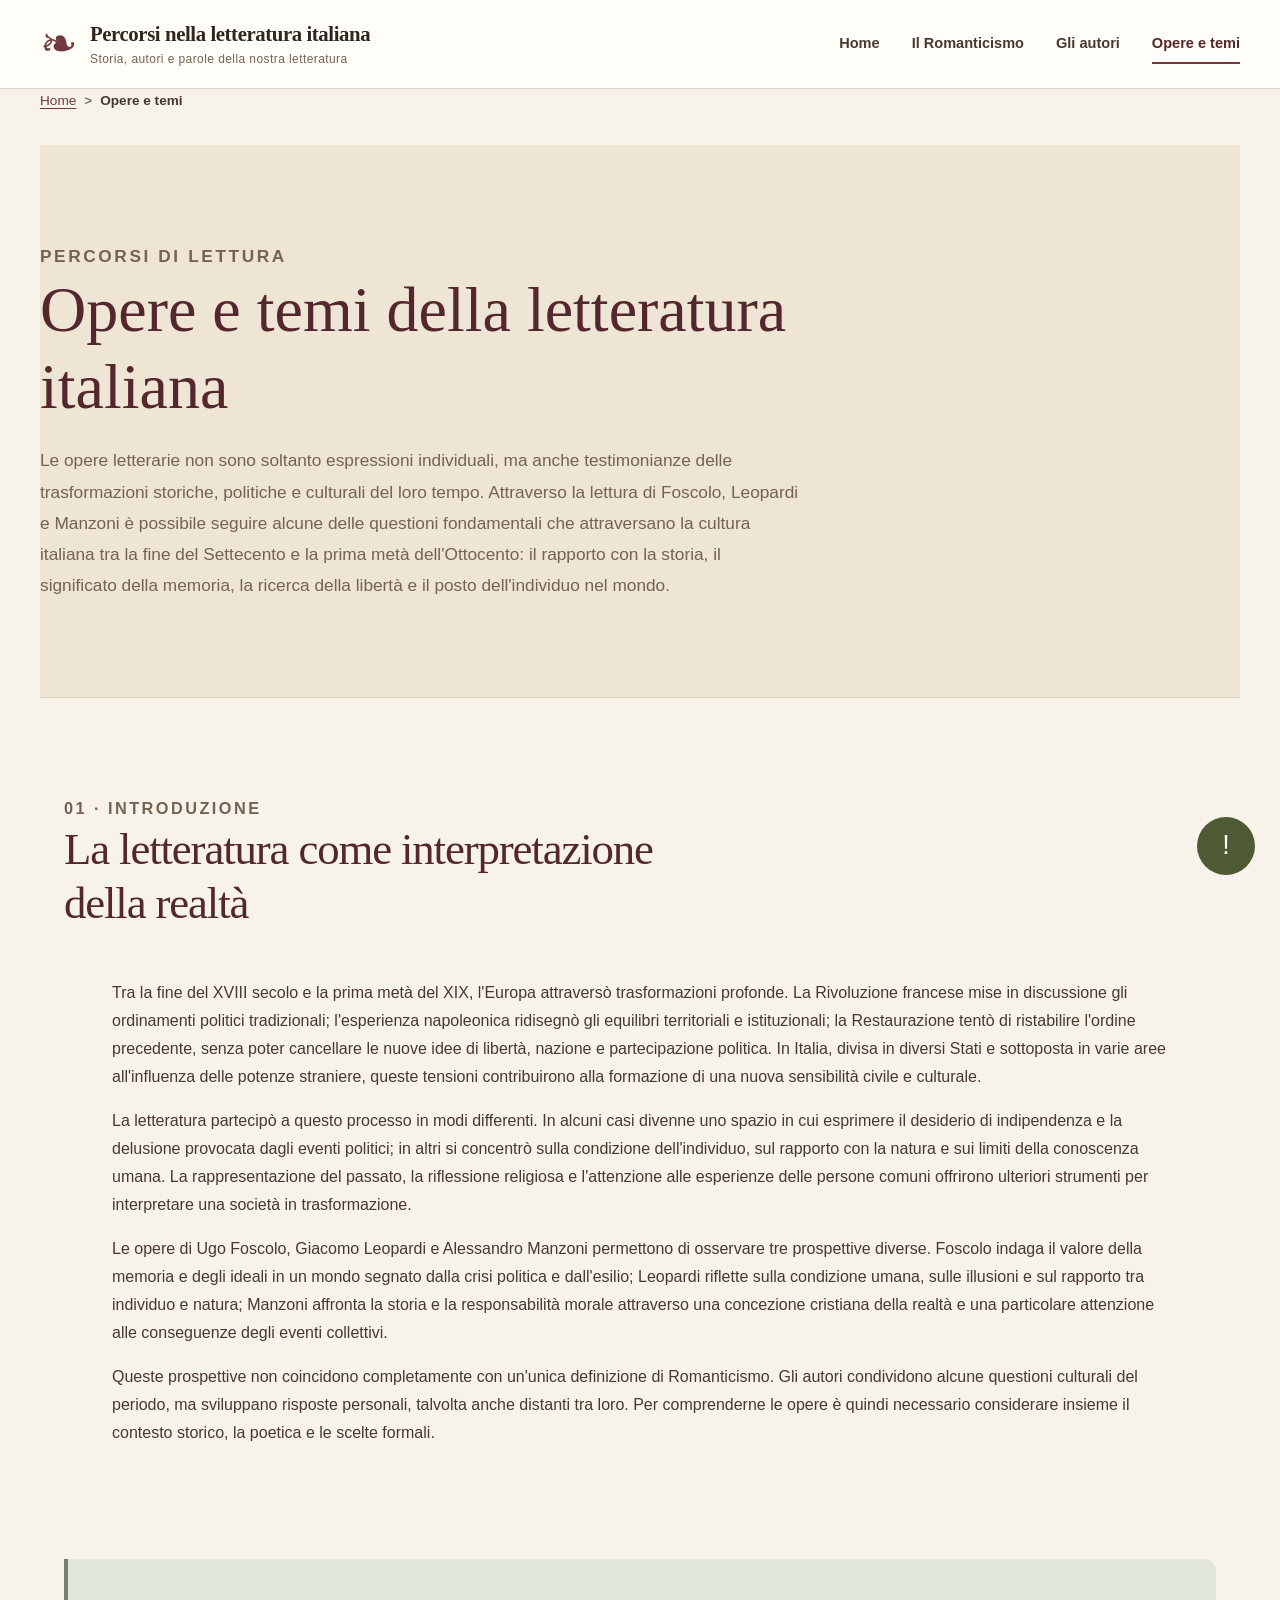
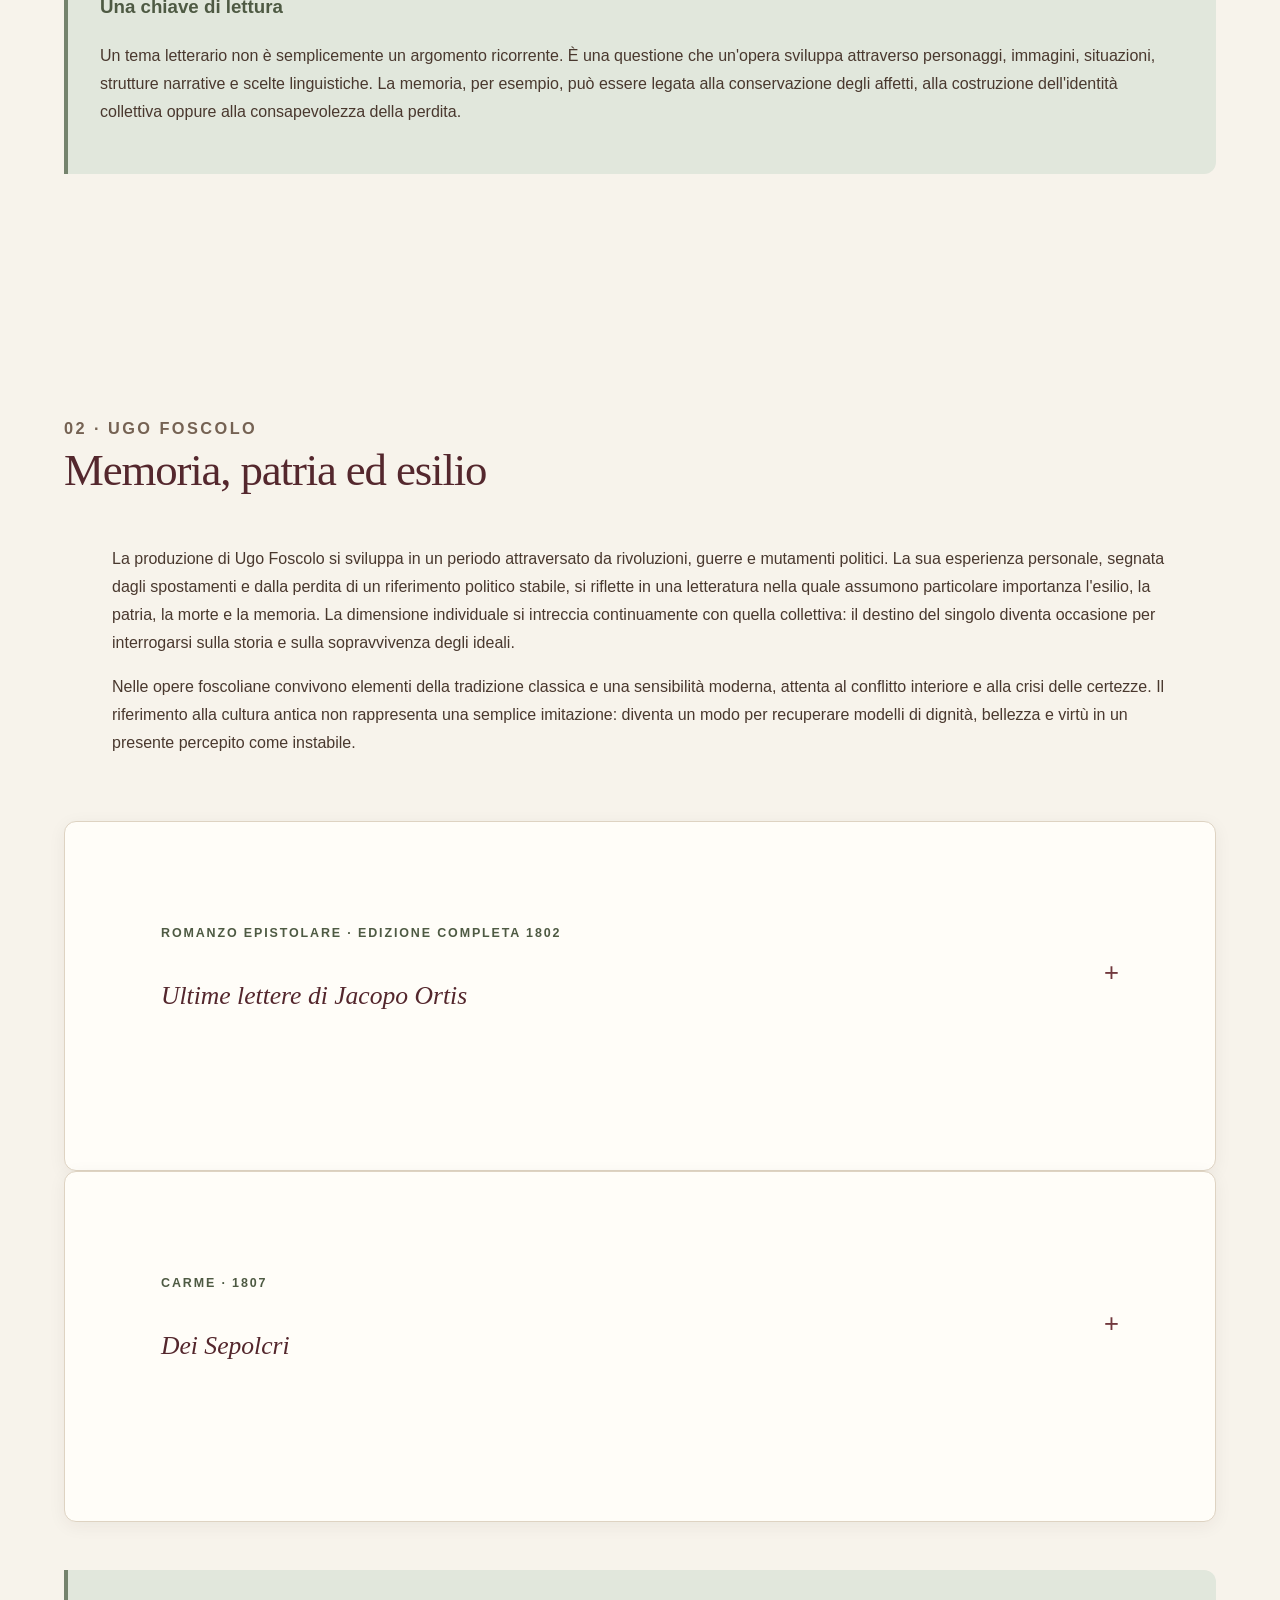
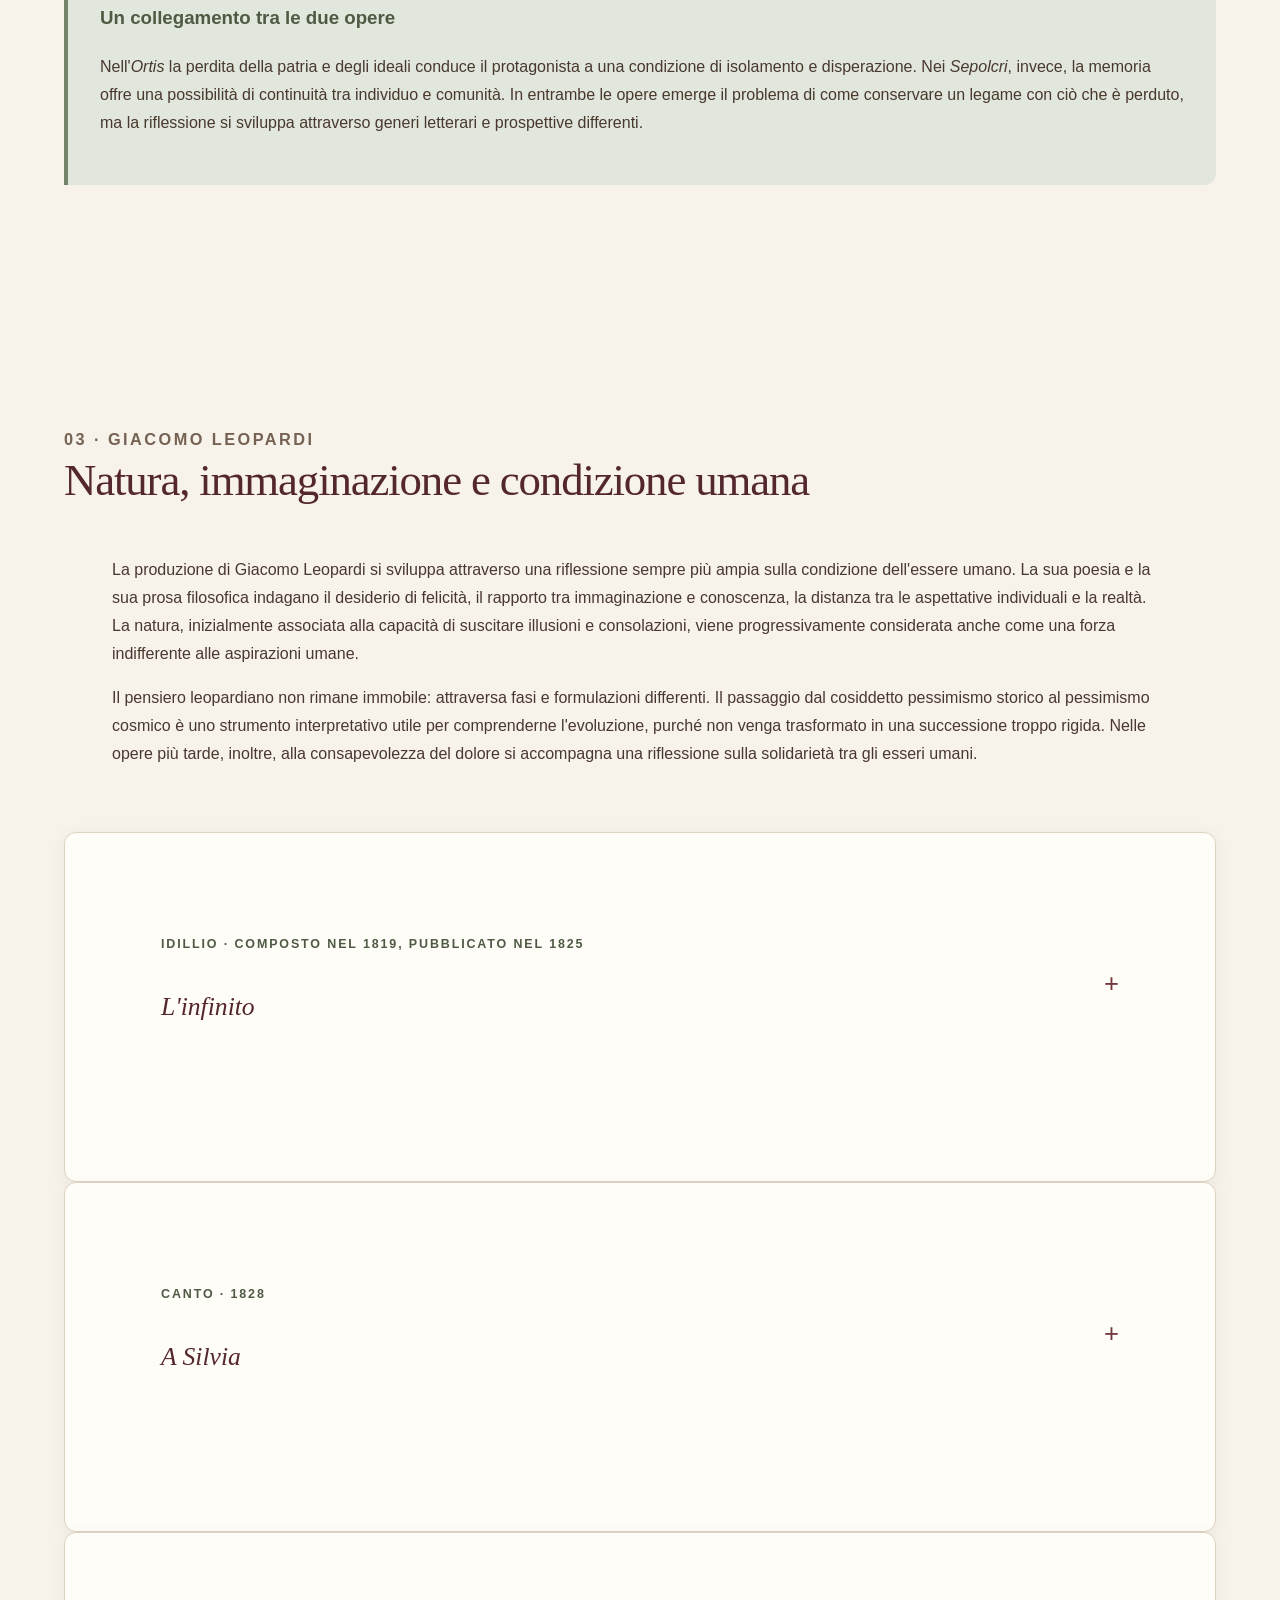
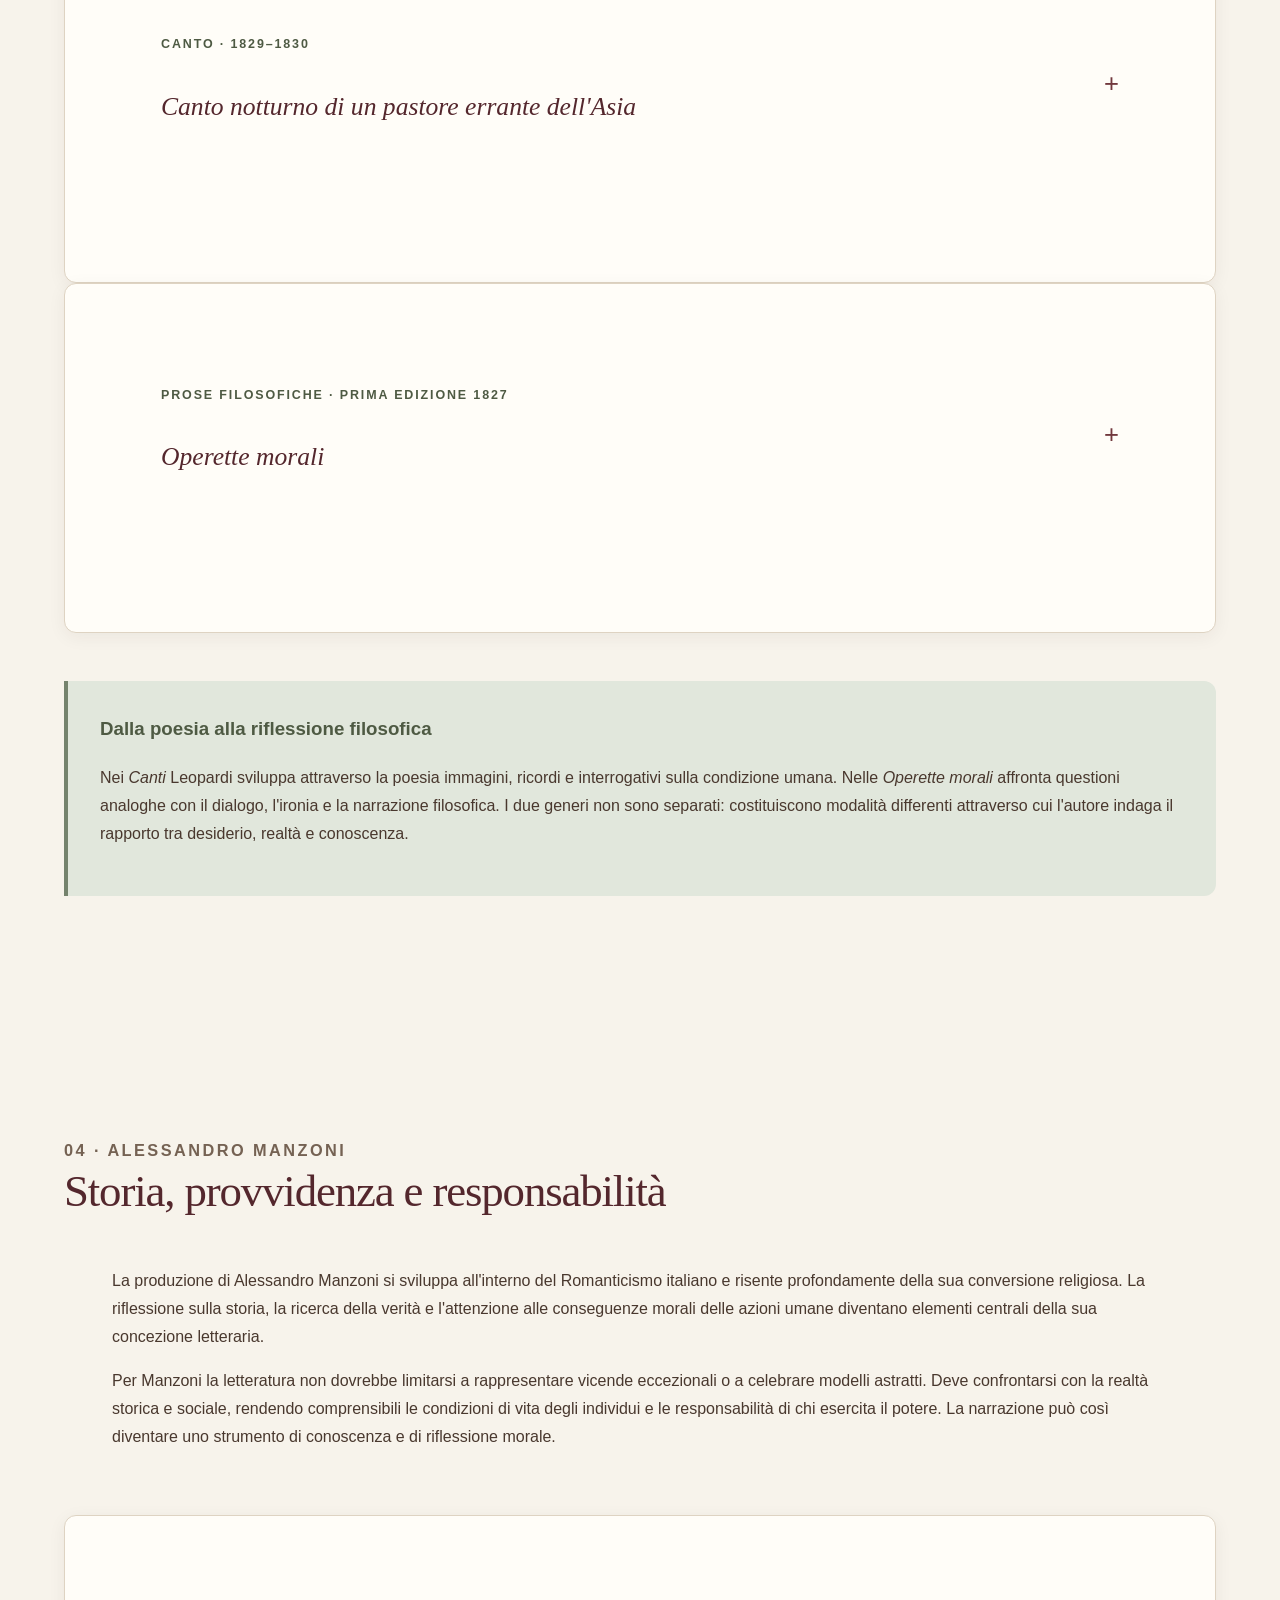
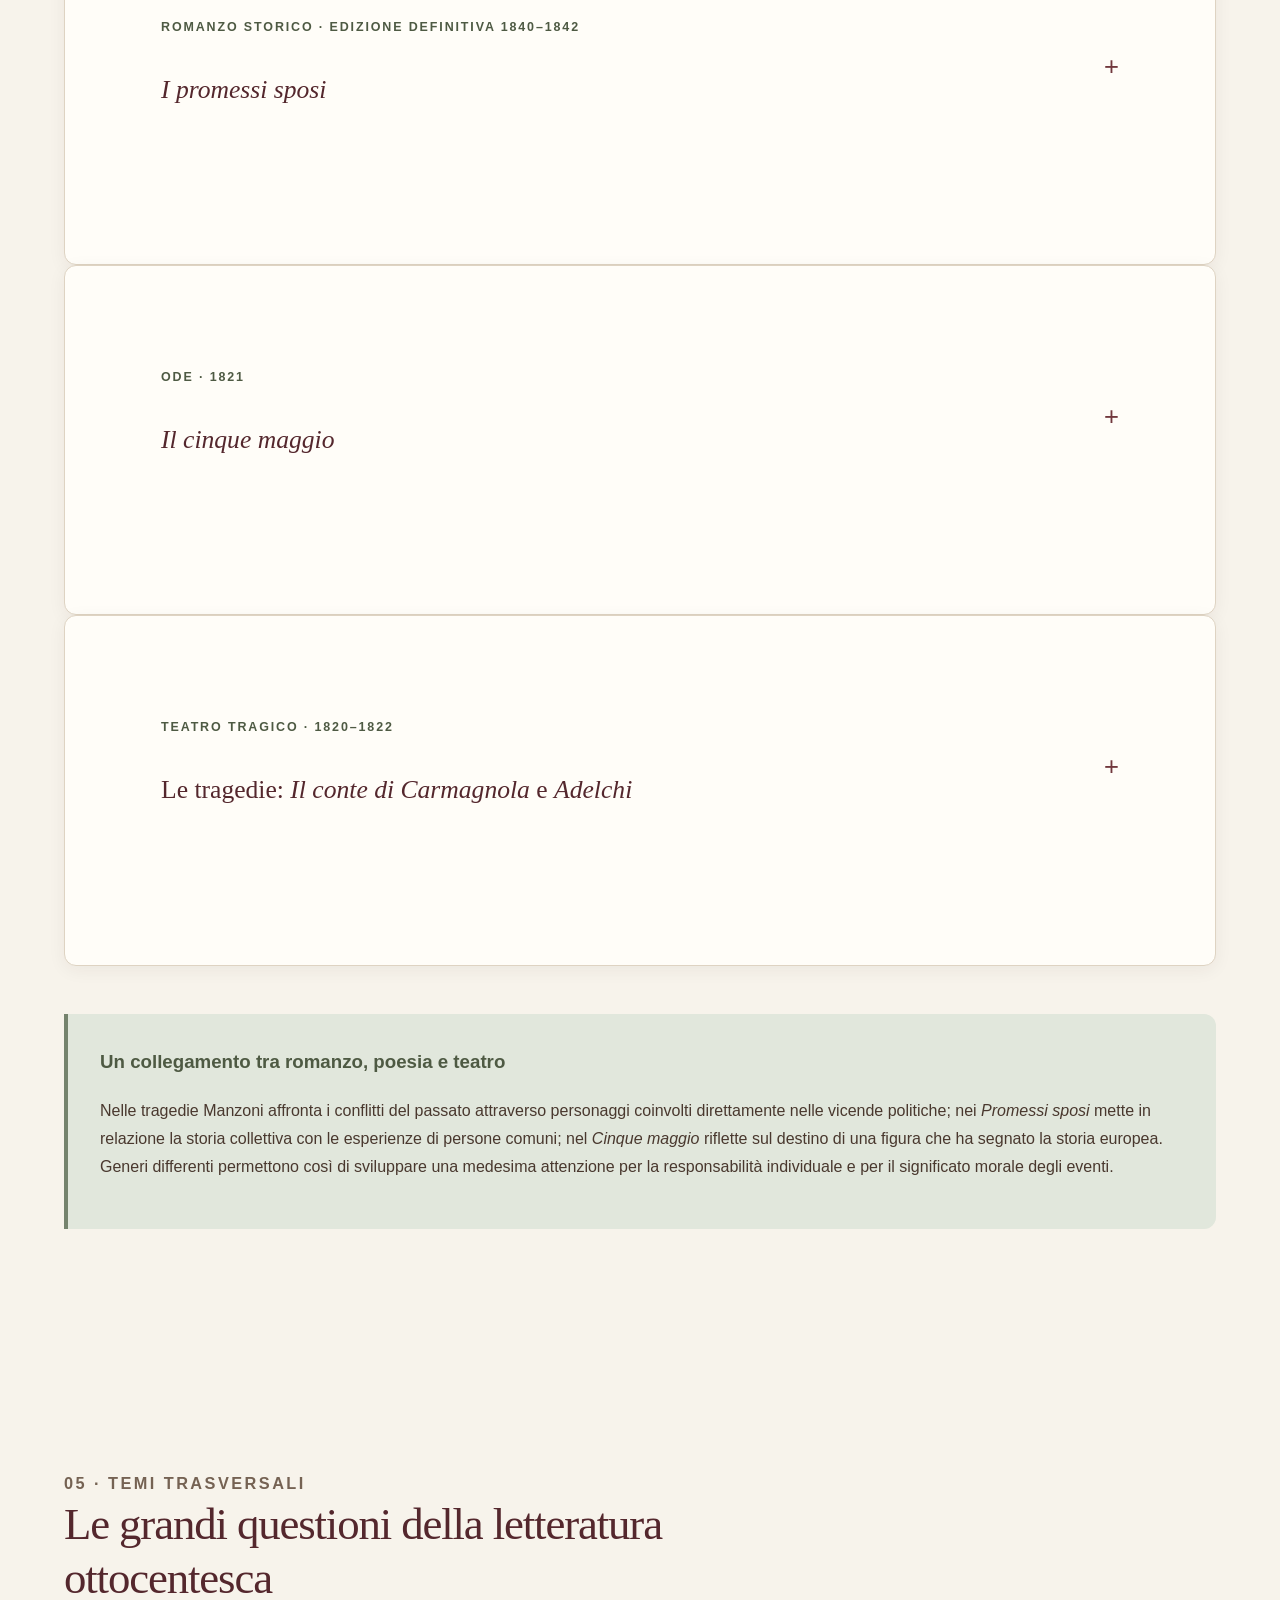
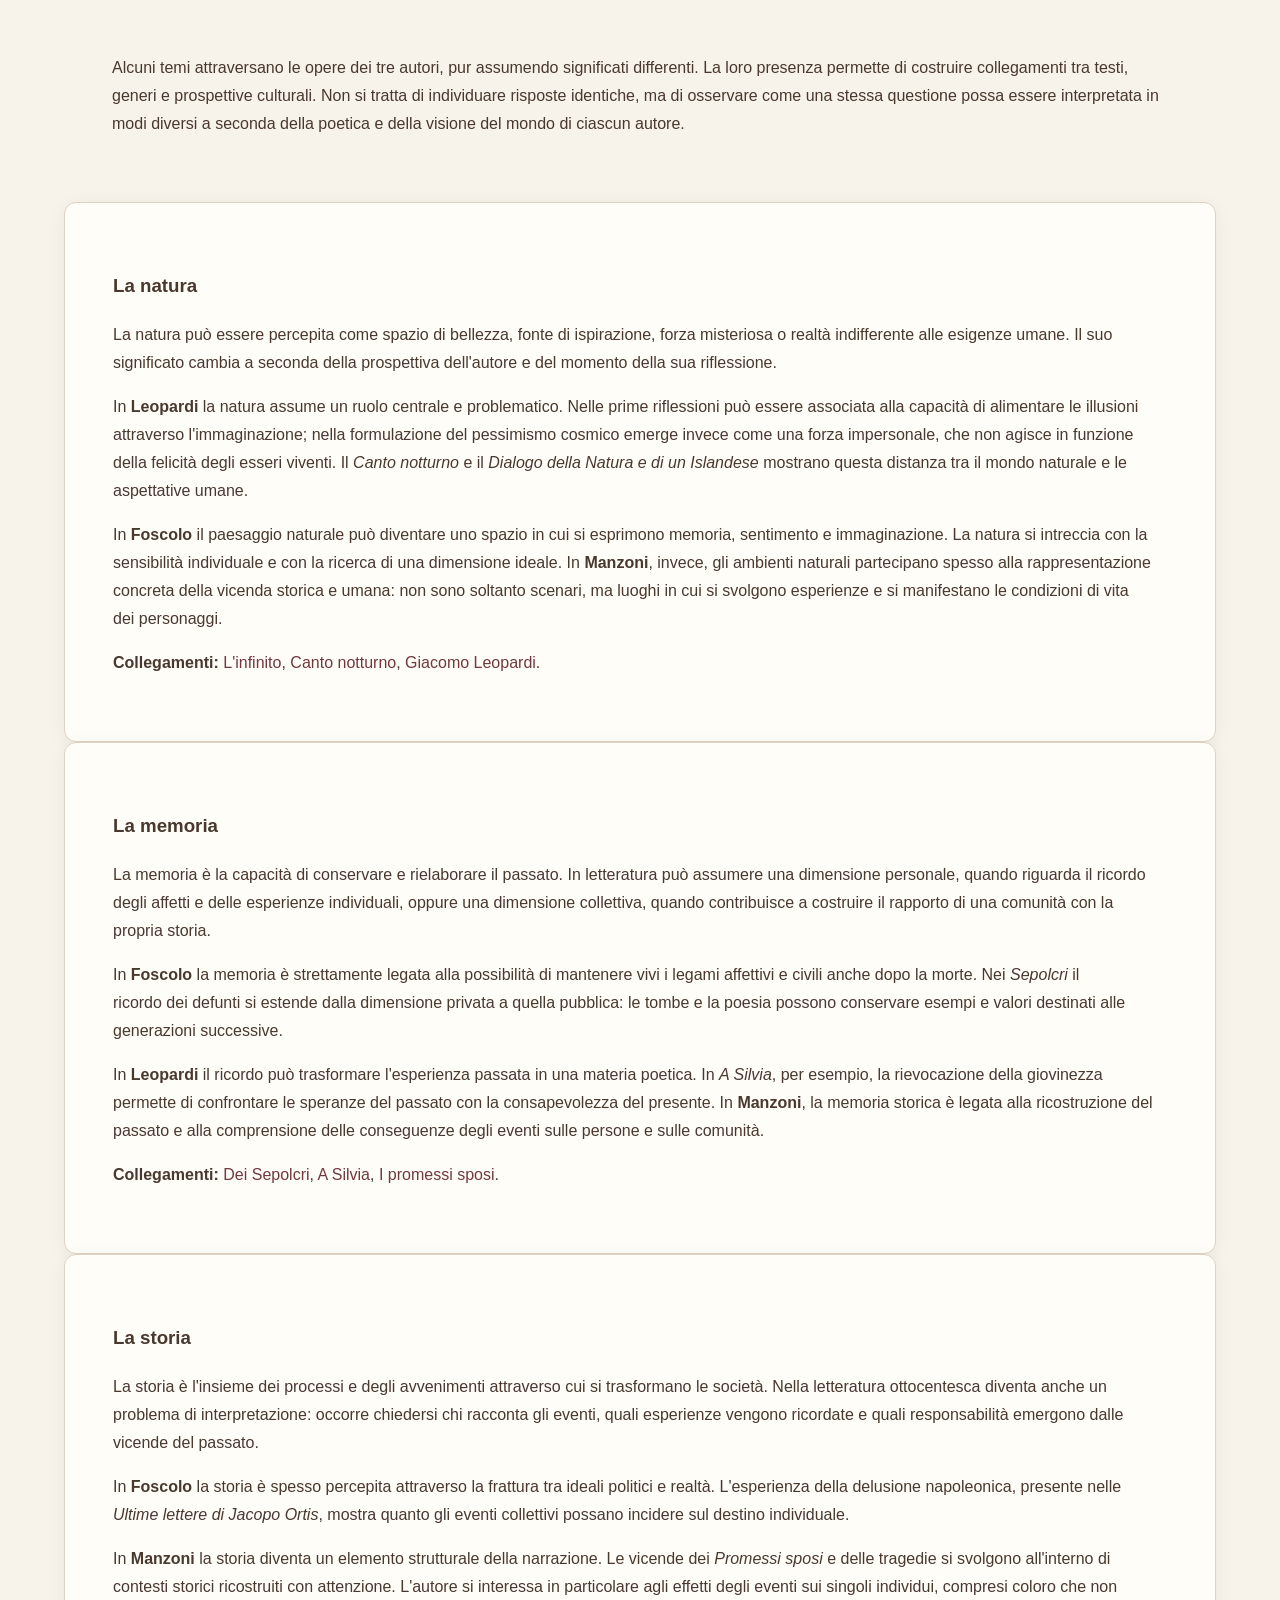
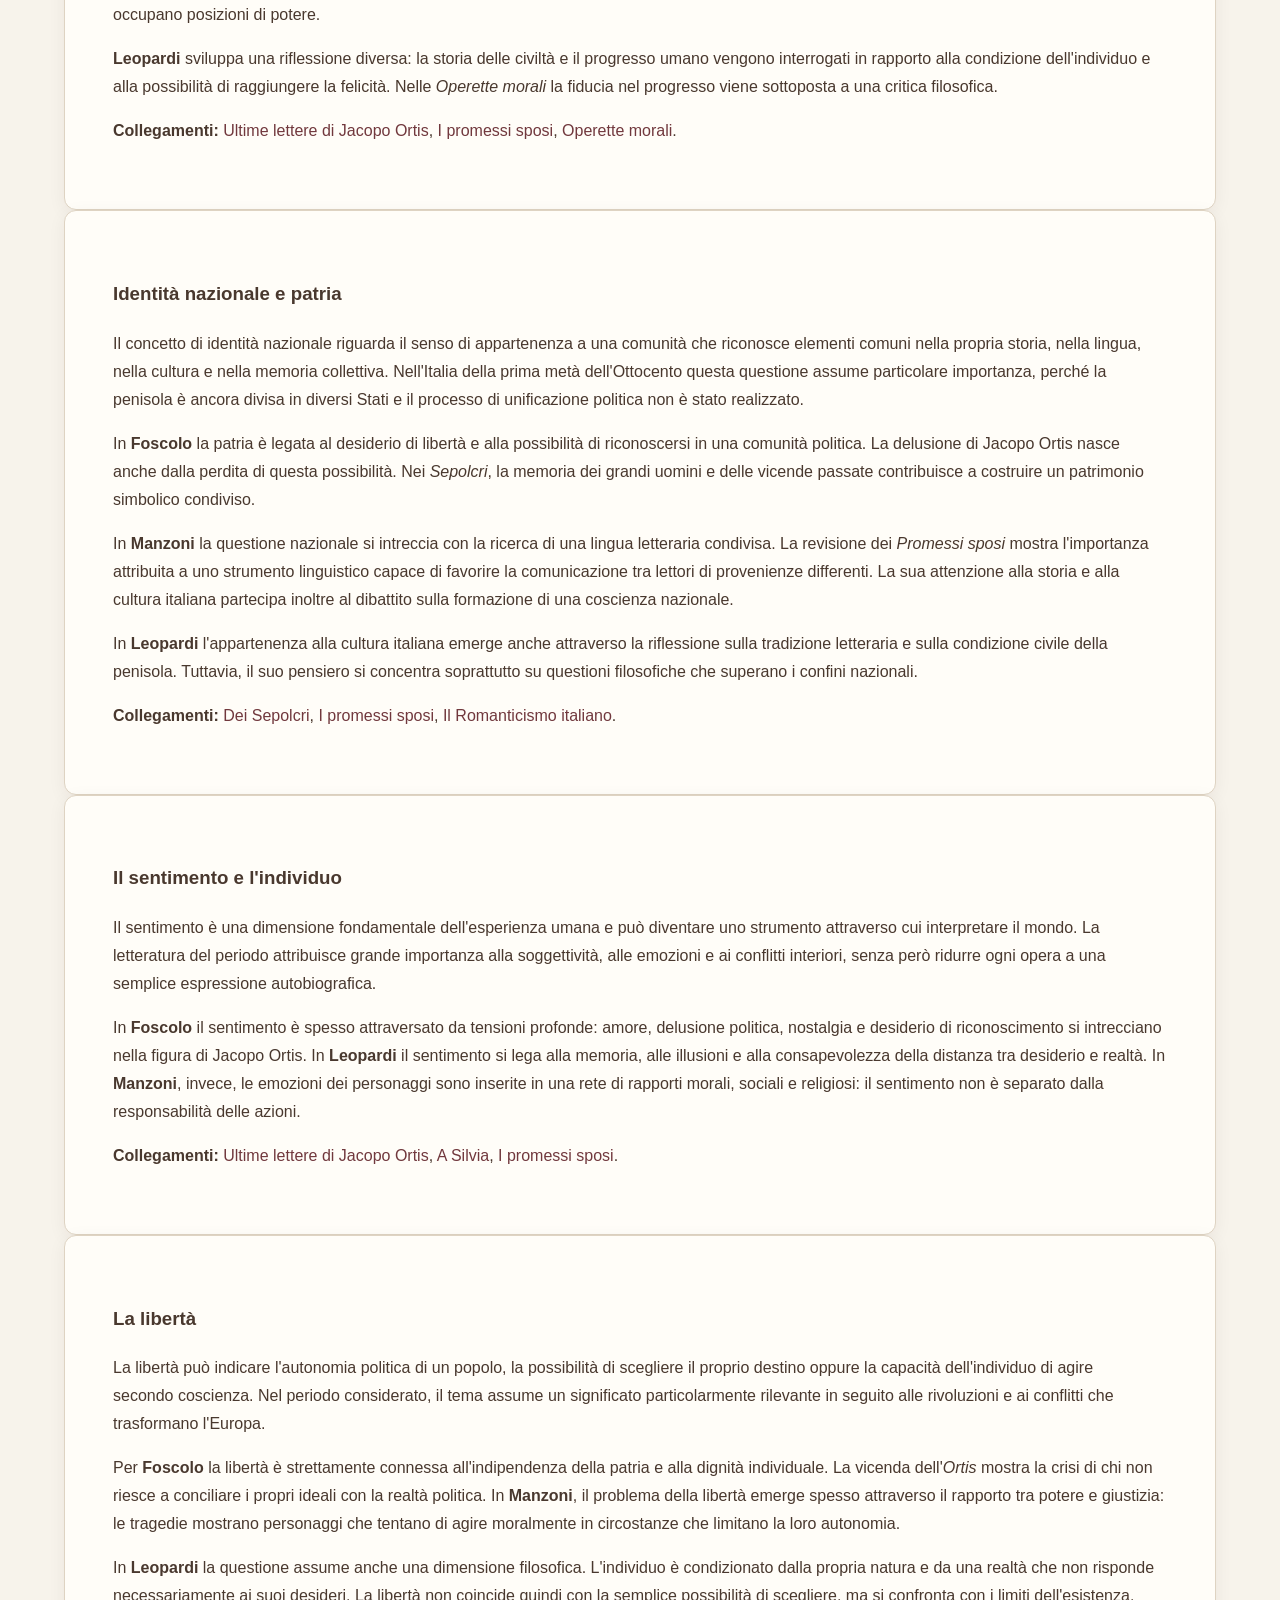
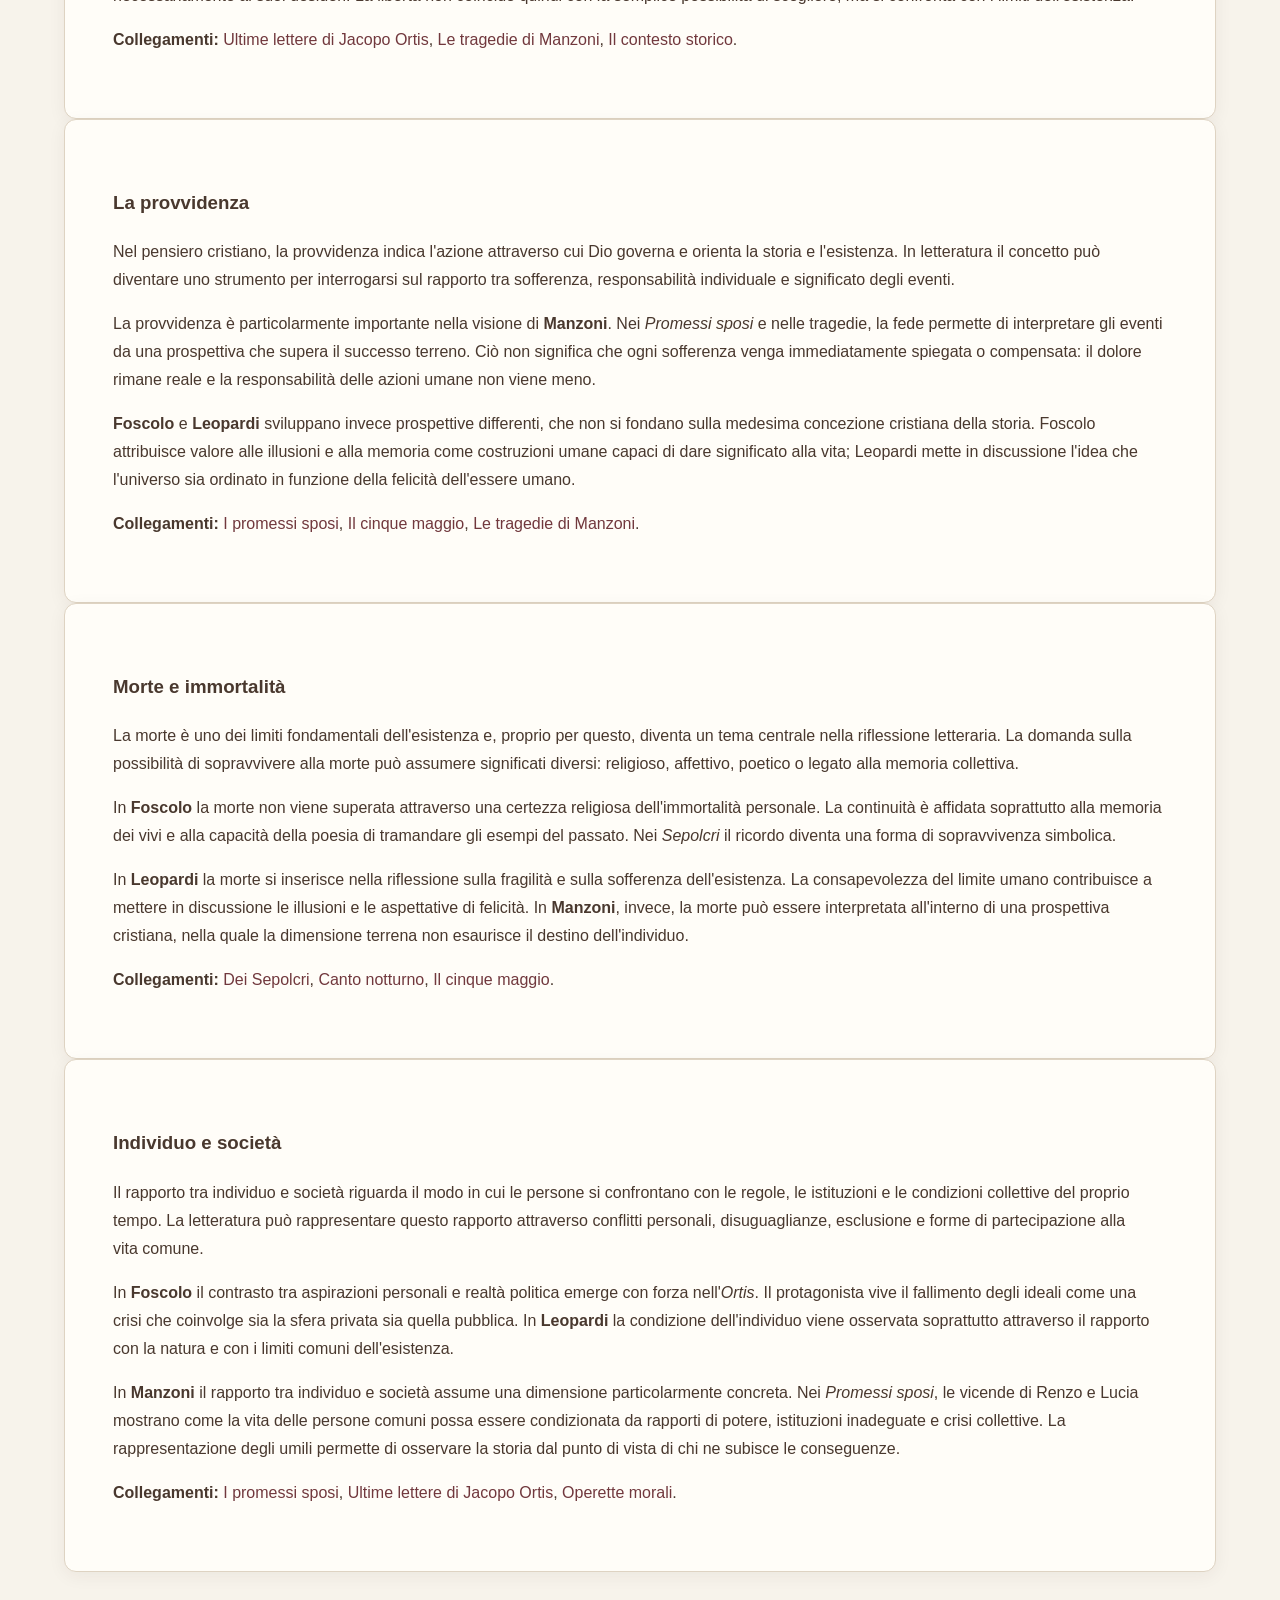
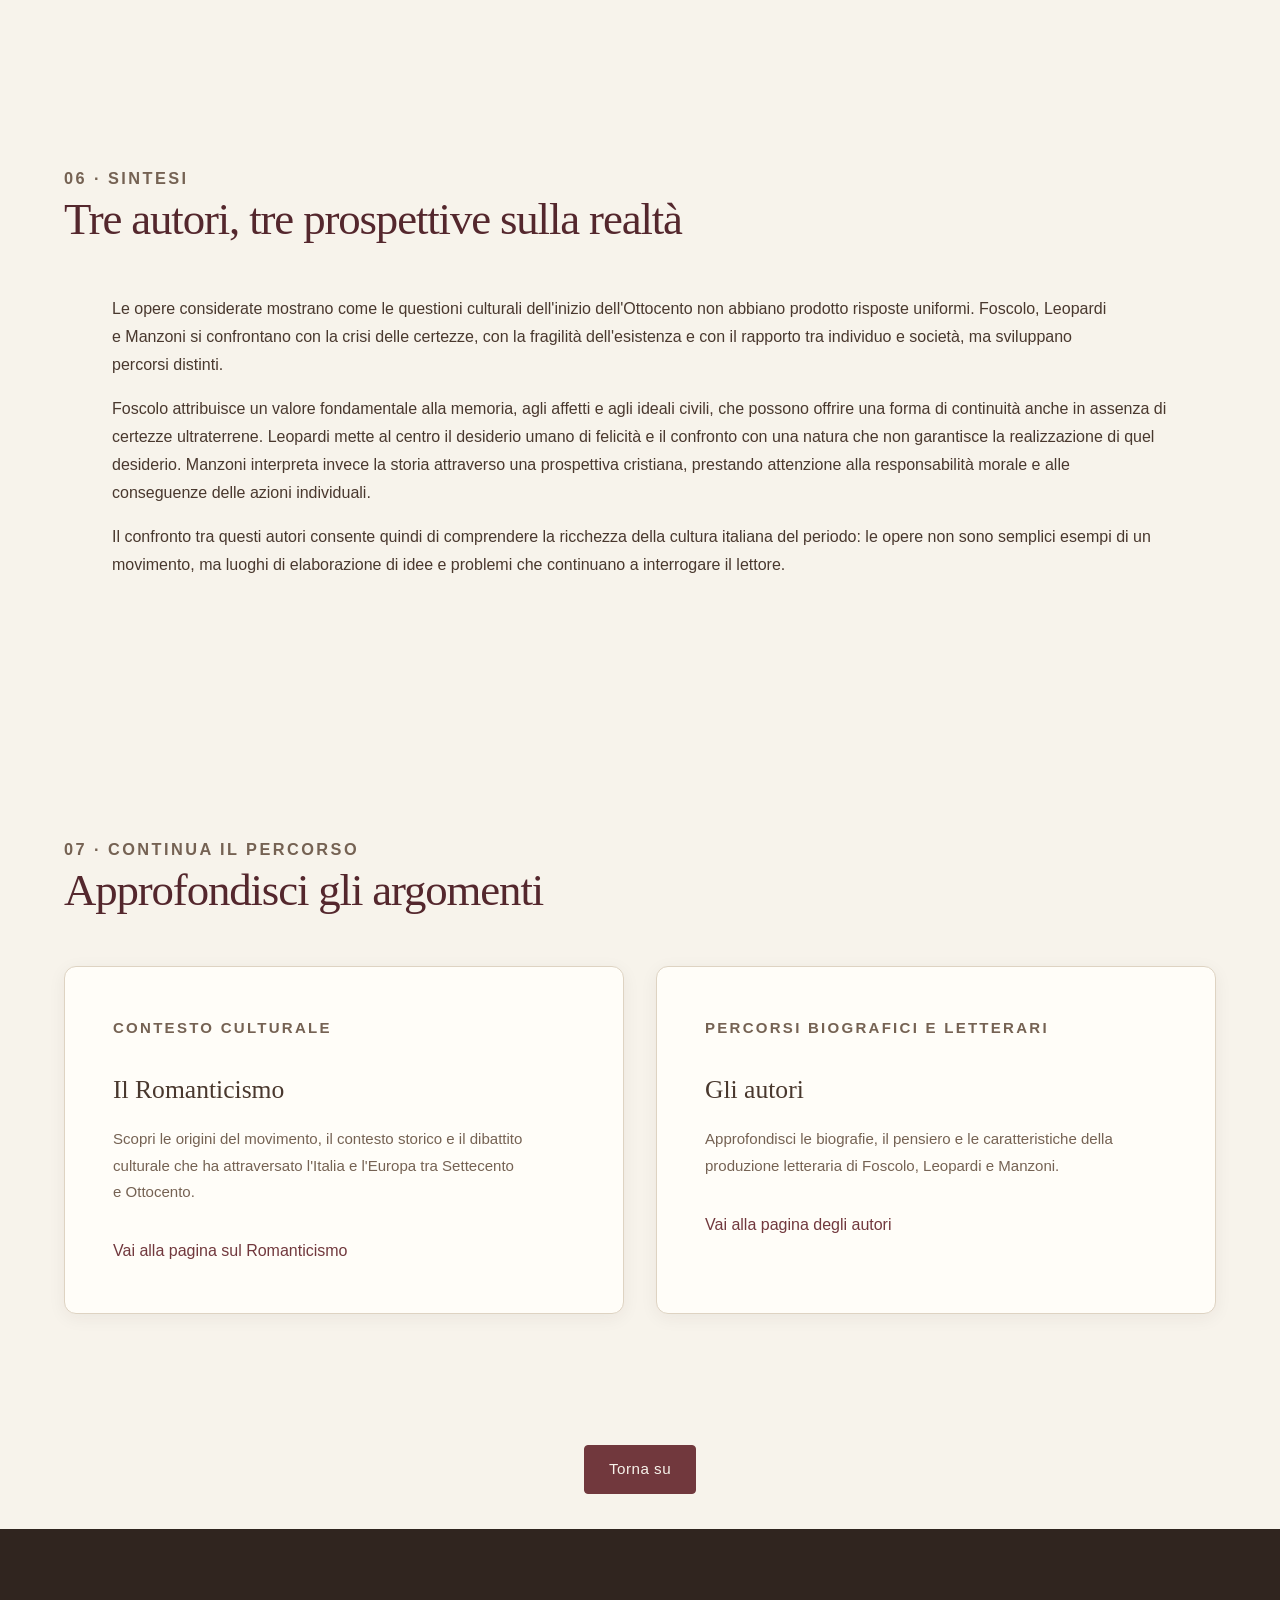
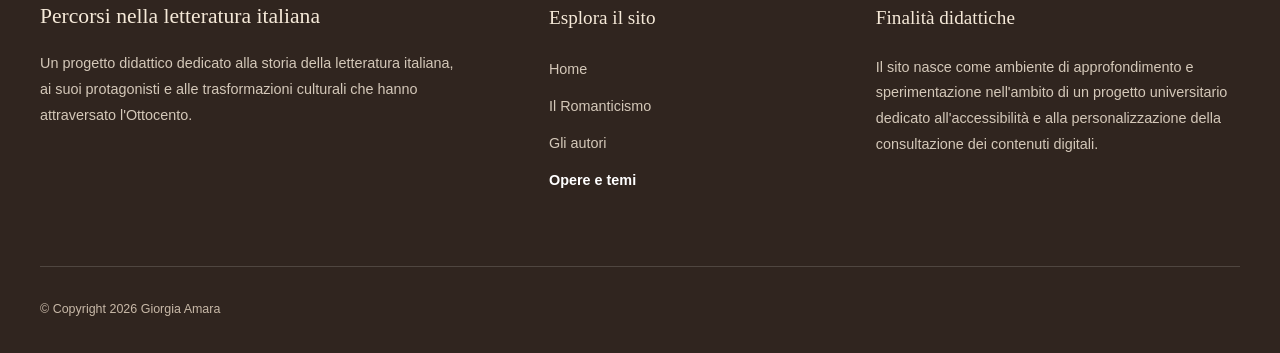
<file: opere-temi.html>
<!DOCTYPE html>
<html lang="it">
<head>
       <meta charset="UTF-8">
    <meta name="viewport" content="width=device-width, initial-scale=1.0">
    <title>Opere e Temi | Percorsi nella letteratura italiana</title>
    <meta name="DC.creator" content="Giorgia Amara">
    <meta name="DC.title" content="Percorsi nella letteratura italiana">
    <meta name="DC.subject" content="Letteratura Italiana, Foscolo, Manzoni, Leopardi, Romanticismo">
    <meta name="DC.description" content="Percorsi nella letteratura italiana: un viaggio attraverso il Romanticismo italiano, i suoi protagonisti, le opere e i temi fondamentali.">
    <meta name="DC.publisher" content="Giorgia Amara">
    <meta name="DC.date" content="2026-11">
    <meta name="DC.language" content="it">
    <meta name="DC.rights" content="© 2026 Giorgia Amara">

    <link rel="stylesheet" href="style.css">
    <link rel="stylesheet" href="accessibility-layer/accessibility-layer.css">
    <script src="script.js" defer></script>
    <script src="accessibility-layer/accessibility-layer.js" defer></script>


</head>

<body>
    <a class="skip-link" href="#main-content">Salta al contenuto principale</a>

    <header class="site-header" id="site-header">

    <div class="header-inner">

        <a class="site-brand" href="index.html" aria-label="Percorsi nella letteratura italiana - Homepage">

            <span class="brand-decoration" aria-hidden="true">❧</span>

            <span class="brand-text">
                <span class="site-title">Percorsi nella letteratura italiana</span>
                <span class="site-subtitle">Storia, autori e parole della nostra letteratura</span>
            </span>

        </a>

        <details class="site-navigation" open>

            <summary class="navigation-toggle">
                <span>Menu di navigazione</span>
                <span class="menu-icon" aria-hidden="true">☰</span>
            </summary>

            <nav class="main-navigation" aria-label="Navigazione principale">

                <ul class="navigation-list">

                    <li>
                        <a href="index.html">Home</a>
                    </li>

                    <li>
                        <a href="romanticismo.html">Il Romanticismo</a>
                    </li>

                    <li>
                        <a href="autori.html">Gli autori</a>
                    </li>

                    <li>
                        <a href="opere-temi.html" aria-current="page">Opere e temi</a>
                    </li>

                </ul>

            </nav>

        </details>

    </div>

</header>

    <main id="main-content">
        <div class="page-container">

            <nav class="breadcrumb" aria-label="Percorso di navigazione">
                <ol>
                    <li><a href="index.html">Home</a></li>
                    <li aria-current="page">Opere e temi</li>
                </ol>
            </nav>

            <header class="page-hero">
                <p class="eyebrow">Percorsi di lettura</p>
                <h1>Opere e temi della letteratura italiana</h1>
                <p class="page-intro">
                    Le opere letterarie non sono soltanto espressioni individuali, ma anche testimonianze
                    delle trasformazioni storiche, politiche e culturali del loro tempo. Attraverso la
                    lettura di Foscolo, Leopardi e Manzoni è possibile seguire alcune delle questioni
                    fondamentali che attraversano la cultura italiana tra la fine del Settecento e la
                    prima metà dell'Ottocento: il rapporto con la storia, il significato della memoria,
                    la ricerca della libertà e il posto dell'individuo nel mondo.
                </p>
            </header>

            <section class="content-section" id="introduzione-opere" aria-labelledby="introduzione-opere-title">
                <div class="section-heading">
                    <p class="eyebrow">01 · Introduzione</p>
                    <h2 id="introduzione-opere-title">La letteratura come interpretazione della realtà</h2>
                </div>

                <div class="work-card-content">
                    <p>
                        Tra la fine del XVIII secolo e la prima metà del XIX, l'Europa attraversò
                        trasformazioni profonde. La Rivoluzione francese mise in discussione gli
                        ordinamenti politici tradizionali; l'esperienza napoleonica ridisegnò gli
                        equilibri territoriali e istituzionali; la Restaurazione tentò di ristabilire
                        l'ordine precedente, senza poter cancellare le nuove idee di libertà, nazione
                        e partecipazione politica. In Italia, divisa in diversi Stati e sottoposta in
                        varie aree all'influenza delle potenze straniere, queste tensioni contribuirono
                        alla formazione di una nuova sensibilità civile e culturale.
                    </p>

                    <p>
                        La letteratura partecipò a questo processo in modi differenti. In alcuni casi
                        divenne uno spazio in cui esprimere il desiderio di indipendenza e la delusione
                        provocata dagli eventi politici; in altri si concentrò sulla condizione
                        dell'individuo, sul rapporto con la natura e sui limiti della conoscenza umana.
                        La rappresentazione del passato, la riflessione religiosa e l'attenzione alle
                        esperienze delle persone comuni offrirono ulteriori strumenti per interpretare
                        una società in trasformazione.
                    </p>

                    <p>
                        Le opere di Ugo Foscolo, Giacomo Leopardi e Alessandro Manzoni permettono di
                        osservare tre prospettive diverse. Foscolo indaga il valore della memoria e
                        degli ideali in un mondo segnato dalla crisi politica e dall'esilio; Leopardi
                        riflette sulla condizione umana, sulle illusioni e sul rapporto tra individuo
                        e natura; Manzoni affronta la storia e la responsabilità morale attraverso una
                        concezione cristiana della realtà e una particolare attenzione alle conseguenze
                        degli eventi collettivi.
                    </p>

                    <p>
                        Queste prospettive non coincidono completamente con un'unica definizione di
                        Romanticismo. Gli autori condividono alcune questioni culturali del periodo,
                        ma sviluppano risposte personali, talvolta anche distanti tra loro. Per
                        comprenderne le opere è quindi necessario considerare insieme il contesto
                        storico, la poetica e le scelte formali.
                    </p>
                </div>

                <aside class="info-box" id="chiave-di-lettura">
                    <h3>Una chiave di lettura</h3>
                    <p>
                        Un tema letterario non è semplicemente un argomento ricorrente. È una questione
                        che un'opera sviluppa attraverso personaggi, immagini, situazioni, strutture
                        narrative e scelte linguistiche. La memoria, per esempio, può essere legata
                        alla conservazione degli affetti, alla costruzione dell'identità collettiva
                        oppure alla consapevolezza della perdita.
                    </p>
                </aside>
            </section>

            <section class="content-section" id="opere-foscolo" aria-labelledby="opere-foscolo-title">
                <div class="section-heading">
                    <p class="eyebrow">02 · Ugo Foscolo</p>
                    <h2 id="opere-foscolo-title">Memoria, patria ed esilio</h2>
                </div>

                <div class="work-card-content">
                    <p>
                        La produzione di Ugo Foscolo si sviluppa in un periodo attraversato da
                        rivoluzioni, guerre e mutamenti politici. La sua esperienza personale,
                        segnata dagli spostamenti e dalla perdita di un riferimento politico stabile,
                        si riflette in una letteratura nella quale assumono particolare importanza
                        l'esilio, la patria, la morte e la memoria. La dimensione individuale si
                        intreccia continuamente con quella collettiva: il destino del singolo
                        diventa occasione per interrogarsi sulla storia e sulla sopravvivenza
                        degli ideali.
                    </p>
                    <p>
                        Nelle opere foscoliane convivono elementi della tradizione classica e una
                        sensibilità moderna, attenta al conflitto interiore e alla crisi delle
                        certezze. Il riferimento alla cultura antica non rappresenta una semplice
                        imitazione: diventa un modo per recuperare modelli di dignità, bellezza e
                        virtù in un presente percepito come instabile.
                    </p>
                </div>

                <article class="work-card" id="ultime-lettere-ortis" aria-labelledby="ortis-title">
                    <details class="work-accordion">
                        <summary class="work-card-header">
                            <span class="eyebrow">Romanzo epistolare · edizione completa 1802</span>
                            <span class="work-title" id="ortis-title" role="heading" aria-level="3">
                                <em>Ultime lettere di Jacopo Ortis</em>
                            </span>
                        </summary>

                <div class="work-card-content">

                    <div class="work-card-content">
                        <p>
                            Le <em>Ultime lettere di Jacopo Ortis</em> sono un romanzo epistolare,
                            costruito attraverso le lettere che il protagonista indirizza all'amico
                            Lorenzo Alderani. La vicenda segue Jacopo, giovane che, dopo il trattato
                            di Campoformio del 1797 e la cessione di Venezia all'Austria da parte della Francia, vive la propria delusione politica come una frattura personale.
                            Il suo allontanamento dalla patria si intreccia con una vicenda amorosa
                            impossibile: l'amore per Teresa, promessa a un altro uomo.
                        </p>

                        <p>
                            La forma epistolare permette al lettore di entrare direttamente nella
                            coscienza del protagonista. Gli avvenimenti sono filtrati attraverso
                            emozioni, ricordi e riflessioni, senza essere presentati da un narratore
                            esterno onnisciente. La scrittura diventa così uno spazio di confessione
                            e di elaborazione del dolore, ma anche il luogo in cui emerge il contrasto
                            tra gli ideali del protagonista e una realtà che sembra negarli.
                        </p>

                        <p>
                            Jacopo non riesce a separare la propria infelicità privata dalla
                            situazione politica. La perdita della libertà della patria e
                            l'impossibilità di realizzare il proprio amore assumono un significato
                            parallelo: entrambe rappresentano il fallimento di aspirazioni considerate
                            irrinunciabili. La sua scelta conclusiva, il suicidio, esprime l'esito
                            tragico di questo conflitto, ma non deve essere interpretata come una
                            soluzione universale proposta dall'autore. È piuttosto il punto estremo
                            della crisi di un personaggio che non trova una possibilità di
                            riconciliazione con il mondo.
                        </p>

                        <h4>Temi e significato</h4>
                        <ul>
                            <li>
                                <strong>Esilio:</strong> non soltanto allontanamento geografico,
                                ma condizione di estraneità rispetto alla propria comunità e ai
                                propri ideali.
                            </li>
                            <li>
                                <strong>Patria:</strong> spazio affettivo e politico, legato al
                                desiderio di libertà e di autonomia.
                            </li>
                            <li>
                                <strong>Conflitto interiore:</strong> tensione tra aspirazioni
                                individuali, sentimenti e condizioni storiche.
                            </li>
                            <li>
                                <strong>Forma epistolare:</strong> struttura narrativa che
                                restituisce la soggettività del protagonista e la dimensione
                                immediata della sua esperienza.
                            </li>
                        </ul>

                        <aside class="deepening-box">
                            <h4>Perché è importante la forma epistolare?</h4>
                            <p>
                                In un romanzo epistolare la storia viene ricostruita attraverso
                                lettere, spesso scritte da uno o più personaggi. Il lettore non
                                riceve una ricostruzione completamente distaccata degli eventi:
                                conosce soprattutto ciò che chi scrive ricorda, interpreta e decide
                                di comunicare. Nel caso di Jacopo, questa scelta avvicina la
                                narrazione al diario intimo e mette al centro la sua soggettività.
                            </p>
                        </aside>
                    </div>
                </div>
            </details>
                </article>

                <article class="work-card" id="dei-sepolcri" aria-labelledby="sepolcri-title">
                <details class="work-accordion">
                    <summary class="work-card-header">
                        <span class="eyebrow">Carme · 1807</span>
                        <span class="work-title" id="sepolcri-title" role="heading" aria-level="3">
                            <em>Dei Sepolcri</em>
                        </span>
                    </summary>

                    <div class="work-card-content">
                    
                        <p>
                            Il carme <em>Dei Sepolcri</em> si colloca anche nel dibattito sulle disposizioni relative alle sepolture e sulla loro regolamentazione, in particolare dopo l'estensione dell'editto napoleonico di Saint-Cloud al Regno d'Italia. La riflessione di Foscolo nasce tuttavia da una questione più ampia, legata al valore delle tombe, alla memoria dei defunti e al rapporto tra vivi e morti. Il testo prende avvio da una domanda sul valore delle tombe:
                            se la morte interrompe ogni rapporto materiale con il mondo dei vivi,
                            quale significato può avere conservare il ricordo dei defunti attraverso
                            i sepolcri?
                        </p>

                        <p>
                            Foscolo sviluppa la riflessione attraverso una concezione laica della
                            memoria. La tomba non garantisce una sopravvivenza personale dopo la
                            morte, ma può mantenere vivo il legame affettivo tra chi è scomparso e
                            chi resta. Il ricordo permette ai vivi di riconoscere una continuità
                            con il passato e di conservare gli esempi di coloro che hanno contribuito
                            alla vita morale e civile della comunità.
                        </p>

                        <p>
                            Il discorso si amplia progressivamente: dalla dimensione privata degli
                            affetti si passa alla memoria collettiva, fino al valore storico e
                            politico delle tombe. I sepolcri dei grandi uomini possono diventare
                            luoghi simbolici in cui una comunità riconosce la propria storia e
                            ritrova modelli di virtù. In questa prospettiva, la poesia assume una
                            funzione fondamentale: attraverso la parola poetica, il ricordo può
                            attraversare il tempo e sottrarsi, almeno simbolicamente, all'oblio.
                        </p>

                        <h4>Temi e significato</h4>
                        <ul>
                            <li>
                                <strong>Morte:</strong> limite inevitabile dell'esistenza umana,
                                che rende fragile ogni legame materiale.
                            </li>
                            <li>
                                <strong>Memoria affettiva:</strong> capacità dei vivi di mantenere
                                un rapporto simbolico con le persone scomparse.
                            </li>
                            <li>
                                <strong>Memoria civile:</strong> conservazione degli esempi
                                individuali che contribuiscono alla coscienza storica di una
                                comunità.
                            </li>
                            <li>
                                <strong>Funzione della poesia:</strong> possibilità di tramandare
                                nel tempo nomi, azioni e ideali, opponendosi simbolicamente
                                all'oblio.
                            </li>
                        </ul>

                        <aside class="deepening-box">
                            <h4>Le «illusioni» in Foscolo</h4>
                            <p>
                                In Foscolo il termine <em>illusioni</em> non indica semplicemente
                                errori da correggere. Può riferirsi a valori e legami che, pur non
                                essendo fondati su una certezza di sopravvivenza ultraterrena,
                                rendono possibile attribuire significato all'esistenza. Amore,
                                patria, bellezza e memoria sono importanti proprio perché permettono
                                all'individuo di superare simbolicamente i limiti della propria
                                vita.
                            </p>
                        </aside>
                    </div>
                </details>
                </article>

                <div class="info-box">
                    <h3>Un collegamento tra le due opere</h3>
                    <p>
                        Nell'<em>Ortis</em> la perdita della patria e degli ideali conduce il
                        protagonista a una condizione di isolamento e disperazione. Nei
                        <em>Sepolcri</em>, invece, la memoria offre una possibilità di continuità
                        tra individuo e comunità. In entrambe le opere emerge il problema di
                        come conservare un legame con ciò che è perduto, ma la riflessione si
                        sviluppa attraverso generi letterari e prospettive differenti.
                    </p>
                </div>
            </section>

            <section class="content-section" id="opere-leopardi" aria-labelledby="opere-leopardi-title">
                <div class="section-heading">
                    <p class="eyebrow">03 · Giacomo Leopardi</p>
                    <h2 id="opere-leopardi-title">Natura, immaginazione e condizione umana</h2>
                </div>

                <div class="work-card-content">
                    <p>
                        La produzione di Giacomo Leopardi si sviluppa attraverso una riflessione
                        sempre più ampia sulla condizione dell'essere umano. La sua poesia e la
                        sua prosa filosofica indagano il desiderio di felicità, il rapporto tra
                        immaginazione e conoscenza, la distanza tra le aspettative individuali
                        e la realtà. La natura, inizialmente associata alla capacità di suscitare
                        illusioni e consolazioni, viene progressivamente considerata anche come
                        una forza indifferente alle aspirazioni umane.
                    </p>

                    <p>
                        Il pensiero leopardiano non rimane immobile: attraversa fasi e formulazioni
                        differenti. Il passaggio dal cosiddetto pessimismo storico al pessimismo
                        cosmico è uno strumento interpretativo utile per comprenderne l'evoluzione,
                        purché non venga trasformato in una successione troppo rigida. Nelle opere
                        più tarde, inoltre, alla consapevolezza del dolore si accompagna una
                        riflessione sulla solidarietà tra gli esseri umani.
                    </p>
                </div>

                <article class="work-card" id="linfinito" aria-labelledby="infinito-title">
                <details class="work-accordion">
                    <summary class="work-card-header">
                        <span class="eyebrow">Idillio · composto nel 1819, pubblicato nel 1825</span>
                        <span class="work-title" id="infinito-title" role="heading" aria-level="3">
                            <em>L'infinito</em>
                        </span>
                    </summary>

                    <div class="work-card-content">
                        <p>
                            <em>L'infinito</em> è uno dei testi più rappresentativi della prima
                            stagione poetica leopardiana. Il componimento prende avvio da
                            un'esperienza concreta: il poeta si trova sul colle dell'Infinito,
                            presso Recanati, davanti a una siepe che limita la visuale del
                            paesaggio. Proprio questo ostacolo diventa il punto di partenza
                            per un'esperienza immaginativa che supera i confini della percezione
                            immediata.
                        </p>

                        <p>
                            La siepe impedisce di vedere ciò che si trova oltre il limite visivo,
                            ma stimola la mente a immaginare spazi senza confini. Il rapporto tra
                            percezione e immaginazione è quindi centrale: ciò che non può essere
                            osservato direttamente diventa oggetto di una rappresentazione
                            interiore. Anche il silenzio e il suono del vento contribuiscono a
                            costruire un'esperienza in cui il soggetto confronta il presente
                            percepibile con una dimensione senza misura.
                        </p>

                        <p>
                            L'infinito non viene descritto come uno spazio conosciuto in modo
                            razionale, ma come un'esperienza mentale e sensibile. Il componimento
                            mostra così la capacità della poesia di evocare ciò che supera
                            l'esperienza ordinaria, attraverso immagini, ritmo e parole che
                            suggeriscono più di quanto definiscano.
                        </p>

                        <h4>Temi e significato</h4>
                        <ul>
                            <li>
                                <strong>Immaginazione:</strong> facoltà che permette alla mente
                                di oltrepassare i limiti della percezione.
                            </li>
                            <li>
                                <strong>Infinito:</strong> dimensione che la ragione non può
                                rappresentare completamente, ma che l'immaginazione può evocare.
                            </li>
                            <li>
                                <strong>Limite:</strong> ostacolo che, invece di impedire ogni
                                esperienza, diventa condizione per immaginare ciò che si trova
                                oltre.
                            </li>
                            <li>
                                <strong>Vago e indefinito:</strong> qualità delle immagini e
                                delle sensazioni che lasciano spazio alla fantasia e alla
                                risonanza emotiva.
                            </li>
                        </ul>

                        <aside class="deepening-box">
                            <h4>La poetica del vago e dell'indefinito</h4>
                            <p>
                                Per Leopardi alcune immagini risultano particolarmente suggestive
                                quando non sono definite in ogni dettaglio. La lontananza, il
                                silenzio, l'oscurità e gli spazi non completamente visibili
                                possono alimentare l'immaginazione, perché lasciano aperta la
                                possibilità di rappresentare qualcosa che non è direttamente
                                presente. Il vago e l'indefinito non indicano quindi mancanza
                                di precisione, ma una precisa scelta poetica.
                            </p>
                        </aside>
                    </div>
                </details>
                </article>

                <article class="work-card" id="a-silvia" aria-labelledby="silvia-title">
    <details class="work-accordion">
        <summary class="work-card-header">
            <span class="eyebrow">Canto · 1828</span>
            <span class="work-title" id="silvia-title" role="heading" aria-level="3">
                <em>A Silvia</em>
            </span>
        </summary>

        <div class="work-card-content">
                        <p>
                            Composto nel 1828, <em>A Silvia</em> appartiene alla stagione dei
                            cosiddetti grandi idilli, tradizionalmente definiti anche canti pisano-recanatesi.
                            Il testo prende spunto dalla figura di Teresa Fattorini, giovane
                            conosciuta a Recanati e morta prematuramente. La sua vicenda diventa
                            il punto di partenza per una riflessione più ampia sulla giovinezza,
                            sulle speranze e sulla distanza tra le attese e la realtà.
                        </p>

                        <p>
                            Il poeta si rivolge a Silvia rievocando la sua giovinezza e le
                            attività quotidiane, in particolare il canto e il lavoro. Il ricordo
                            individuale si trasforma progressivamente in una meditazione sul
                            destino umano. La giovinezza appare come un'età caratterizzata da
                            aspettative e possibilità, ma queste promesse vengono smentite
                            dall'esperienza del dolore e dalla perdita.
                        </p>

                        <p>
                            Silvia e il poeta rappresentano due esperienze diverse, ma accomunate
                            dalla delusione. La morte prematura della giovane interrompe le sue
                            speranze; il poeta, invece, sopravvive alla giovinezza e scopre
                            gradualmente la distanza tra ciò che aveva immaginato e ciò che
                            l'esistenza gli ha effettivamente riservato. La figura di Silvia
                            assume così un valore simbolico, senza perdere del tutto il legame
                            con la persona ricordata.
                        </p>

                        <h4>Temi e significato</h4>
                        <ul>
                            <li>
                                <strong>Memoria:</strong> il ricordo permette di ricostruire
                                un'esperienza passata e di confrontarla con il presente.
                            </li>
                            <li>
                                <strong>Giovinezza:</strong> stagione delle speranze, delle
                                attese e delle possibilità non ancora sottoposte alla prova
                                dell'esperienza.
                            </li>
                            <li>
                                <strong>Illusione e disillusione:</strong> contrasto tra le
                                aspettative che accompagnano la vita e la realtà che le
                                delude.
                            </li>
                            <li>
                                <strong>Destino:</strong> condizione che accomuna gli esseri
                                umani nella perdita delle speranze e nella fragilità
                                dell'esistenza.
                            </li>
                        </ul>
                    </div>
                </details>
                </article>

                <article class="work-card" id="canto-notturno" aria-labelledby="canto-notturno-title">
    <details class="work-accordion">
        <summary class="work-card-header">
            <span class="eyebrow">Canto · 1829–1830</span>
            <span class="work-title" id="canto-notturno-title" role="heading" aria-level="3">
                <em>Canto notturno di un pastore errante dell'Asia</em>
            </span>
        </summary>

        <div class="work-card-content">
                        <p>
                            Nel <em>Canto notturno di un pastore errante dell'Asia</em> Leopardi
                            affida a un pastore un insieme di domande sull'esistenza, sul tempo
                            e sul significato della vita. Il personaggio osserva la luna e si
                            interroga sul destino degli esseri viventi. La scelta di una figura
                            lontana dalla società intellettuale europea permette di presentare
                            questioni universali attraverso una voce apparentemente semplice,
                            ma capace di esprimere una profonda inquietudine filosofica.
                        </p>

                        <p>
                            Il pastore confronta la propria vita con il movimento regolare della
                            luna, che sembra attraversare il cielo senza essere coinvolta nelle
                            fatiche degli esseri umani. Da questo confronto nascono interrogativi
                            ai quali non viene data una risposta definitiva: perché si nasce?
                            Qual è il senso della fatica quotidiana? Perché la vita è segnata
                            dalla sofferenza? Quale rapporto esiste tra l'individuo e l'universo?
                        </p>

                        <p>
                            La natura non appare più come una fonte di consolazione o come uno
                            scenario predisposto per l'esperienza umana. Si presenta piuttosto
                            come una realtà immensa e indifferente, rispetto alla quale
                            l'esistenza individuale sembra priva di un significato garantito.
                            La forma del canto, costruita attraverso domande e ripetizioni,
                            restituisce il carattere insistente della ricerca di senso.
                        </p>

                        <h4>Temi e significato</h4>
                        <ul>
                            <li>
                                <strong>Condizione umana:</strong> esperienza comune di fatica,
                                fragilità e ricerca di un significato.
                            </li>
                            <li>
                                <strong>Natura:</strong> realtà che non organizza il mondo in
                                funzione dei bisogni e delle aspettative umane.
                            </li>
                            <li>
                                <strong>Tempo:</strong> dimensione che coinvolge ogni essere
                                vivente e rende visibile la precarietà dell'esistenza.
                            </li>
                            <li>
                                <strong>Domanda filosofica:</strong> interrogazione sul senso
                                della vita che rimane aperta e non trova una soluzione
                                rassicurante.
                            </li>
                        </ul>
                    </div>
                </details>
                </article>

                <article class="work-card" id="operette-morali" aria-labelledby="operette-title">
    <details class="work-accordion">
        <summary class="work-card-header">
            <span class="eyebrow">Prose filosofiche · prima edizione 1827</span>
            <span class="work-title" id="operette-title" role="heading" aria-level="3">
                <em>Operette morali</em>
            </span>
        </summary>

        <div class="work-card-content">
                        <p>
                            Le <em>Operette morali</em> sono una raccolta di prose filosofiche
                            composte prevalentemente tra il 1824 e il 1832 e pubblicate per la
                            prima volta in volume nel 1827. Leopardi affronta questioni
                            fondamentali della propria riflessione attraverso dialoghi,
                            narrazioni fantastiche, personificazioni e situazioni paradossali.
                            La forma scelta consente di mettere a confronto punti di vista
                            differenti e di sottoporre a critica convinzioni diffuse sulla
                            felicità, sul progresso e sulla centralità dell'essere umano.
                        </p>

                        <p>
                            Il dialogo è uno degli strumenti più importanti della raccolta.
                            Personaggi storici, figure mitologiche, esseri immaginari e
                            personificazioni di concetti astratti diventano interlocutori di
                            discussioni che riguardano la condizione umana. L'ironia e il
                            paradosso permettono di mostrare le contraddizioni delle idee
                            comuni senza ricorrere a un'esposizione filosofica esclusivamente
                            teorica.
                        </p>

                        <p>
                            In opere come il <em>Dialogo della Natura e di un Islandese</em>,
                            la natura viene rappresentata come una forza che non si cura della
                            felicità individuale. Nel <em>Dialogo di un venditore di almanacchi
                            e di un passeggere</em>, invece, viene messo in discussione il modo
                            in cui gli esseri umani guardano al futuro, spesso attribuendo
                            all'anno che deve venire una promessa di felicità che l'esperienza
                            passata non giustifica.
                        </p>

                        <p>
                            La raccolta non offre un sistema filosofico esposto in modo
                            lineare: sviluppa una riflessione attraverso forme letterarie
                            diverse, capaci di coinvolgere il lettore e di rendere visibili
                            le contraddizioni dell'esistenza.
                        </p>

                        <h4>Temi e significato</h4>
                        <ul>
                            <li>
                                <strong>Natura e individuo:</strong> il rapporto tra gli esseri
                                viventi e una realtà che non risponde necessariamente ai loro
                                bisogni.
                            </li>
                            <li>
                                <strong>Critica del progresso:</strong> messa in discussione
                                dell'idea che lo sviluppo della civiltà garantisca
                                automaticamente una maggiore felicità.
                            </li>
                            <li>
                                <strong>Illusioni:</strong> aspettative e convinzioni che
                                possono rendere sopportabile l'esistenza, ma che entrano in
                                conflitto con la conoscenza della realtà.
                            </li>
                            <li>
                                <strong>Ironia:</strong> strumento critico che permette di
                                osservare da una prospettiva insolita le idee e i comportamenti
                                umani.
                            </li>
                        </ul>

                        <aside class="deepening-box">
                            <h4>La prosa filosofica e il dialogo</h4>
                            <p>
                                Il dialogo filosofico è una forma di scrittura nella quale
                                una questione viene sviluppata attraverso il confronto tra
                                interlocutori. Nelle <em>Operette morali</em> non serve
                                soltanto a esporre una tesi: può mettere in scena un conflitto,
                                rovesciare le aspettative del lettore e mostrare i limiti
                                delle risposte più immediate.
                            </p>
                        </aside>
                    </div>
                </article>

                <div class="info-box">
                    <h3>Dalla poesia alla riflessione filosofica</h3>
                    <p>
                        Nei <em>Canti</em> Leopardi sviluppa attraverso la poesia immagini,
                        ricordi e interrogativi sulla condizione umana. Nelle
                        <em>Operette morali</em> affronta questioni analoghe con il dialogo,
                        l'ironia e la narrazione filosofica. I due generi non sono separati:
                        costituiscono modalità differenti attraverso cui l'autore indaga
                        il rapporto tra desiderio, realtà e conoscenza.
                    </p>
                </div>
            </details>
        </article>
            </section>

            <section class="content-section" id="opere-manzoni" aria-labelledby="opere-manzoni-title">
                <div class="section-heading">
                    <p class="eyebrow">04 · Alessandro Manzoni</p>
                    <h2 id="opere-manzoni-title">Storia, provvidenza e responsabilità</h2>
                </div>

                <div class="work-card-content">
                    <p>
                        La produzione di Alessandro Manzoni si sviluppa all'interno del
                        Romanticismo italiano e risente profondamente della sua conversione
                        religiosa. La riflessione sulla storia, la ricerca della verità e
                        l'attenzione alle conseguenze morali delle azioni umane diventano
                        elementi centrali della sua concezione letteraria.
                    </p>

                    <p>
                        Per Manzoni la letteratura non dovrebbe limitarsi a rappresentare
                        vicende eccezionali o a celebrare modelli astratti. Deve confrontarsi
                        con la realtà storica e sociale, rendendo comprensibili le condizioni
                        di vita degli individui e le responsabilità di chi esercita il potere.
                        La narrazione può così diventare uno strumento di conoscenza e di
                        riflessione morale.
                    </p>
                </div>

               <article class="work-card" id="promessi-sposi" aria-labelledby="promessi-sposi-title">
    <details class="work-accordion">
        <summary class="work-card-header">
            <span class="eyebrow">Romanzo storico · edizione definitiva 1840–1842</span>
            <span class="work-title" id="promessi-sposi-title" role="heading" aria-level="3">
                <em>I promessi sposi</em>
            </span>
        </summary>

        <div class="work-card-content">
                        <p>
                            <em>I promessi sposi</em> è il principale romanzo di Manzoni e una
                            delle opere fondamentali della letteratura italiana moderna. La
                            vicenda è ambientata nella Lombardia del Seicento, sotto il dominio
                            spagnolo, e segue le difficoltà incontrate da Renzo Tramaglino e
                            Lucia Mondella, due giovani che desiderano sposarsi ma vengono
                            ostacolati dal potere esercitato da don Rodrigo.
                        </p>

                        <p>
                            La storia dei protagonisti si svolge in un contesto storico
                            ricostruito attraverso eventi e condizioni sociali precise:
                            carestia, tumulti popolari, guerra e peste. Questi avvenimenti
                            non costituiscono uno sfondo decorativo, ma incidono direttamente
                            sulle vite dei personaggi. La dimensione privata si intreccia
                            quindi con la storia collettiva, mostrando come le decisioni
                            individuali siano condizionate da rapporti di potere, istituzioni
                            e circostanze più ampie.
                        </p>

                        <p>
                            La presenza di personaggi appartenenti a condizioni sociali
                            differenti consente a Manzoni di rappresentare una società
                            attraversata da profonde disuguaglianze. La prepotenza di don
                            Rodrigo, le incertezze di don Abbondio, la trasformazione
                            dell'Innominato e la dedizione di fra Cristoforo mostrano
                            differenti possibilità di agire di fronte al male e
                            all'ingiustizia.
                        </p>

                        <p>
                            La provvidenza costituisce un elemento essenziale della visione
                            manzoniana, ma non coincide con una spiegazione semplicistica
                            secondo cui ogni sofferenza sarebbe immediatamente compensata
                            da un esito felice. La fede permette di interpretare la storia
                            alla luce di un significato che supera la comprensione umana,
                            senza cancellare la gravità del dolore e delle responsabilità
                            individuali.
                        </p>

                        <p>
                            La storia editoriale del romanzo è significativa anche sul piano linguistico. Dopo la prima edizione, pubblicata a puntate tra il 1825 e il 1827, Manzoni rielaborò profondamente il testo, arrivando all'edizione definitiva del 1840–1842. La revisione linguistica mirava a costruire una lingua narrativa più unitaria e accessibile, individuata nel fiorentino parlato dalle classi colte contemporanee.
                        </p>

                        <h4>Temi e significato</h4>
                        <ul>
                            <li>
                                <strong>Storia:</strong> insieme di eventi e condizioni
                                concrete che influenzano la vita delle persone.
                            </li>
                            <li>
                                <strong>Giustizia e potere:</strong> rapporto tra individui,
                                istituzioni e forme di sopraffazione.
                            </li>
                            <li>
                                <strong>Provvidenza:</strong> interpretazione religiosa
                                della storia, che non elimina il mistero della sofferenza
                                e della responsabilità umana.
                            </li>
                            <li>
                                <strong>Conversione:</strong> trasformazione interiore che
                                modifica il modo in cui una persona interpreta le proprie
                                azioni e il rapporto con gli altri.
                            </li>
                            <li>
                                <strong>Lingua:</strong> ricerca di uno strumento espressivo
                                condiviso, capace di rendere la narrazione comprensibile
                                a un pubblico ampio.
                            </li>
                        </ul>

                        <aside class="deepening-box">
                            <h4>Che cos'è un romanzo storico?</h4>
                            <p>
                                Il romanzo storico intreccia personaggi e vicende narrative
                                con un'ambientazione ricostruita attraverso la conoscenza
                                del passato. Gli eventi storici non servono soltanto a
                                collocare temporalmente la storia: contribuiscono a
                                determinarne lo sviluppo e a rendere visibili le condizioni
                                politiche, sociali ed economiche di un'epoca. Nei
                                <em>Promessi sposi</em>, la vicenda di Renzo e Lucia è
                                continuamente condizionata dagli eventi della Lombardia
                                del Seicento.
                            </p>
                        </aside>
                    </div>
                </details>
                </article>

                <article class="work-card" id="cinque-maggio" aria-labelledby="cinque-maggio-title">
    <details class="work-accordion">
        <summary class="work-card-header">
            <span class="eyebrow">Ode · 1821</span>
            <span class="work-title" id="cinque-maggio-title" role="heading" aria-level="3">
                <em>Il cinque maggio</em>
            </span>
        </summary>

        <div class="work-card-content">
                        <p>
                            L'ode <em>Il cinque maggio</em> fu composta da Manzoni nel 1821,
                            in seguito alla notizia della morte di Napoleone Bonaparte,
                            avvenuta il 5 maggio di quell'anno nell'isola di Sant'Elena.
                            L'opera riflette sul destino di un personaggio che aveva
                            trasformato profondamente la storia europea e che, dopo aver
                            raggiunto un potere straordinario, era morto lontano dai luoghi
                            delle proprie imprese.
                        </p>

                        <p>
                            Manzoni non si limita a ricostruire la biografia dell'imperatore
                            né a celebrarne le conquiste. La sua attenzione si concentra
                            sulla rapidità e sulla grandezza della parabola storica, sulla
                            solitudine dell'esilio e sul confronto tra la gloria terrena
                            e una dimensione spirituale che supera il potere politico.
                        </p>

                        <p>
                            La figura di Napoleone viene osservata attraverso una prospettiva
                            religiosa: di fronte alla morte, le imprese e le ambizioni
                            umane mostrano i propri limiti. La possibilità di una
                            trasformazione interiore e di una salvezza non dipende più
                            dalla grandezza politica, ma dal rapporto tra l'individuo e
                            la dimensione divina.
                        </p>

                        <h4>Temi e significato</h4>
                        <ul>
                            <li>
                                <strong>Grandezza storica:</strong> il ruolo di un individuo
                                capace di incidere profondamente sugli eventi collettivi.
                            </li>
                            <li>
                                <strong>Fragilità del potere:</strong> la distanza tra il
                                prestigio raggiunto in vita e la condizione umana di fronte
                                alla morte.
                            </li>
                            <li>
                                <strong>Esilio:</strong> condizione di isolamento che
                                accompagna l'ultima fase della vita di Napoleone.
                            </li>
                            <li>
                                <strong>Provvidenza:</strong> prospettiva religiosa che
                                colloca la vicenda individuale oltre il giudizio
                                esclusivamente politico e storico.
                            </li>
                        </ul>
                    </div>
                </details>
                </article>
                <article class="work-card" id="tragedie-manzoni" aria-labelledby="tragedie-title">
                    <details class="work-accordion">
                        <summary class="work-card-header">
                            <span class="eyebrow">Teatro tragico · 1820–1822</span>
                            <span class="work-title" id="tragedie-title" role="heading" aria-level="3">
                                Le tragedie: <em>Il conte di Carmagnola</em> e <em>Adelchi</em>
                            </span>
                        </summary>

                        <div class="work-card-content">
                        <p>
                            Le tragedie di Manzoni rappresentano un momento importante della
                            sua riflessione sul rapporto tra letteratura e storia. In
                            <em>Il conte di Carmagnola</em> (1820) e <em>Adelchi</em> (1822),
                            l'autore si confronta con vicende del passato e con personaggi
                            coinvolti in conflitti politici e militari. Il teatro diventa
                            uno spazio in cui interrogarsi sulle conseguenze morali del
                            potere, sulla violenza e sulla difficoltà di agire secondo
                            giustizia all'interno di sistemi dominati dalla forza.
                        </p>

                        <h4><em>Il conte di Carmagnola</em></h4>
                        <p>
                            La tragedia prende spunto dalla vicenda di Francesco Bussone,
                            detto conte di Carmagnola, condottiero del Quattrocento che
                            passò dal servizio dei Visconti a quello della Repubblica
                            di Venezia. Accusato di tradimento, venne condannato a morte.
                            Manzoni affronta il conflitto tra lealtà, ragion di Stato e
                            giustizia, mostrando come le logiche politiche possano
                            trasformare un individuo in una vittima del potere.
                        </p>

                        <h4><em>Adelchi</em></h4>
                        <p>
                            Ambientata nell'Italia dell'VIII secolo, durante la conquista
                            del regno longobardo da parte dei Franchi di Carlo Magno,
                            <em>Adelchi</em> racconta il conflitto tra il re Desiderio,
                            il figlio Adelchi e le forze franche. La vicenda storica
                            permette a Manzoni di riflettere sulla condizione dei vinti,
                            sulla fragilità del potere e sulla distanza tra aspirazioni
                            morali e possibilità concrete di realizzazione.
                        </p>

                        <p>
                            Adelchi è un personaggio attraversato da un conflitto
                            profondo: desidera agire secondo giustizia, ma si trova
                            coinvolto in una guerra e in un sistema politico che
                            rendono difficile sottrarsi alla violenza. Ermengarda,
                            sorella di Adelchi e ripudiata da Carlo Magno, rappresenta
                            un'altra figura tragica, segnata dalla sofferenza privata
                            e dall'impossibilità di trovare un posto nel mondo politico
                            e affettivo che la circonda.
                        </p>

                        <p>
                            Attraverso la tragedia, Manzoni mette in discussione una
                            concezione della storia fondata esclusivamente sulla
                            celebrazione dei vincitori. L'attenzione si sposta anche
                            su coloro che subiscono le conseguenze dei conflitti e
                            che raramente trovano spazio nelle narrazioni ufficiali.
                            La prospettiva cristiana introduce inoltre una distinzione
                            tra il successo terreno e il valore morale dell'esistenza:
                            la vittoria politica non coincide necessariamente con
                            la giustizia.
                        </p>

                        <h4>Temi e significato</h4>
                        <ul>
                            <li>
                                <strong>Vinti:</strong> persone e comunità che subiscono
                                gli eventi storici e le conseguenze dei conflitti.
                            </li>
                            <li>
                                <strong>Potere:</strong> sistema di rapporti politici
                                che può entrare in contrasto con la giustizia.
                            </li>
                            <li>
                                <strong>Conflitto morale:</strong> tensione tra ciò che
                                un individuo considera giusto e ciò che le circostanze
                                gli consentono di fare.
                            </li>
                            <li>
                                <strong>Storia e provvidenza:</strong> rapporto tra
                                gli eventi umani e una prospettiva religiosa che
                                supera il successo o il fallimento politico.
                            </li>
                        </ul>

                        <aside class="deepening-box">
                            <h4>La prospettiva degli umili e dei vinti</h4>
                            <p>
                                Nella riflessione manzoniana la storia non dovrebbe
                                essere osservata soltanto dal punto di vista dei
                                governanti e dei vincitori. Le conseguenze delle
                                decisioni politiche ricadono anche su persone che
                                non partecipano direttamente al potere. Dare spazio
                                a queste esperienze significa ampliare la comprensione
                                degli eventi e interrogarsi sulle responsabilità
                                morali di chi li determina.
                            </p>
                        </aside>
                    </div>
                </article>

                <div class="info-box">
                    <h3>Un collegamento tra romanzo, poesia e teatro</h3>
                    <p>
                        Nelle tragedie Manzoni affronta i conflitti del passato attraverso
                        personaggi coinvolti direttamente nelle vicende politiche; nei
                        <em>Promessi sposi</em> mette in relazione la storia collettiva
                        con le esperienze di persone comuni; nel <em>Cinque maggio</em>
                        riflette sul destino di una figura che ha segnato la storia
                        europea. Generi differenti permettono così di sviluppare una
                        medesima attenzione per la responsabilità individuale e per
                        il significato morale degli eventi.
                    </p>
                </div>
            </details>
        </article>
            </section>

            <section class="content-section" id="temi-trasversali" aria-labelledby="temi-trasversali-title">
                <div class="section-heading">
                    <p class="eyebrow">05 · Temi trasversali</p>
                    <h2 id="temi-trasversali-title">Le grandi questioni della letteratura ottocentesca</h2>
                </div>

                <div class="work-card-content">
                    <p>
                        Alcuni temi attraversano le opere dei tre autori, pur assumendo
                        significati differenti. La loro presenza permette di costruire
                        collegamenti tra testi, generi e prospettive culturali. Non si
                        tratta di individuare risposte identiche, ma di osservare come
                        una stessa questione possa essere interpretata in modi diversi
                        a seconda della poetica e della visione del mondo di ciascun
                        autore.
                    </p>
                </div>

                <article class="topic-card" id="tema-natura" aria-labelledby="tema-natura-title">
                    <h3 id="tema-natura-title">La natura</h3>
                    <p>
                        La natura può essere percepita come spazio di bellezza, fonte di
                        ispirazione, forza misteriosa o realtà indifferente alle esigenze
                        umane. Il suo significato cambia a seconda della prospettiva
                        dell'autore e del momento della sua riflessione.
                    </p>
                    <p>
                        In <strong>Leopardi</strong> la natura assume un ruolo centrale
                        e problematico. Nelle prime riflessioni può essere associata
                        alla capacità di alimentare le illusioni attraverso
                        l'immaginazione; nella formulazione del pessimismo cosmico
                        emerge invece come una forza impersonale, che non agisce in
                        funzione della felicità degli esseri viventi. Il
                        <em>Canto notturno</em> e il <em>Dialogo della Natura e di un
                        Islandese</em> mostrano questa distanza tra il mondo naturale
                        e le aspettative umane.
                    </p>
                    <p>
                        In <strong>Foscolo</strong> il paesaggio naturale può diventare
                        uno spazio in cui si esprimono memoria, sentimento e
                        immaginazione. La natura si intreccia con la sensibilità
                        individuale e con la ricerca di una dimensione ideale.
                        In <strong>Manzoni</strong>, invece, gli ambienti naturali
                        partecipano spesso alla rappresentazione concreta della
                        vicenda storica e umana: non sono soltanto scenari, ma
                        luoghi in cui si svolgono esperienze e si manifestano
                        le condizioni di vita dei personaggi.
                    </p>
                    <p class="concept-link">
                        <strong>Collegamenti:</strong>
                        <a href="#linfinito">L'infinito</a>,
                        <a href="#canto-notturno">Canto notturno</a>,
                        <a href="autori.html#giacomo-leopardi">Giacomo Leopardi</a>.
                    </p>
                </article>

                <article class="topic-card" id="tema-memoria" aria-labelledby="tema-memoria-title">
                    <h3 id="tema-memoria-title">La memoria</h3>
                    <p>
                        La memoria è la capacità di conservare e rielaborare il passato.
                        In letteratura può assumere una dimensione personale, quando
                        riguarda il ricordo degli affetti e delle esperienze individuali,
                        oppure una dimensione collettiva, quando contribuisce a costruire
                        il rapporto di una comunità con la propria storia.
                    </p>
                    <p>
                        In <strong>Foscolo</strong> la memoria è strettamente legata
                        alla possibilità di mantenere vivi i legami affettivi e civili
                        anche dopo la morte. Nei <em>Sepolcri</em> il ricordo dei
                        defunti si estende dalla dimensione privata a quella pubblica:
                        le tombe e la poesia possono conservare esempi e valori
                        destinati alle generazioni successive.
                    </p>
                    <p>
                        In <strong>Leopardi</strong> il ricordo può trasformare
                        l'esperienza passata in una materia poetica. In
                        <em>A Silvia</em>, per esempio, la rievocazione della
                        giovinezza permette di confrontare le speranze del passato
                        con la consapevolezza del presente. In <strong>Manzoni</strong>,
                        la memoria storica è legata alla ricostruzione del passato
                        e alla comprensione delle conseguenze degli eventi sulle
                        persone e sulle comunità.
                    </p>
                    <p class="concept-link">
                        <strong>Collegamenti:</strong>
                        <a href="#dei-sepolcri">Dei Sepolcri</a>,
                        <a href="#a-silvia">A Silvia</a>,
                        <a href="#promessi-sposi">I promessi sposi</a>.
                    </p>
                </article>

                <article class="topic-card" id="tema-storia" aria-labelledby="tema-storia-title">
                    <h3 id="tema-storia-title">La storia</h3>
                    <p>
                        La storia è l'insieme dei processi e degli avvenimenti attraverso
                        cui si trasformano le società. Nella letteratura ottocentesca
                        diventa anche un problema di interpretazione: occorre chiedersi
                        chi racconta gli eventi, quali esperienze vengono ricordate
                        e quali responsabilità emergono dalle vicende del passato.
                    </p>
                    <p>
                        In <strong>Foscolo</strong> la storia è spesso percepita
                        attraverso la frattura tra ideali politici e realtà.
                        L'esperienza della delusione napoleonica, presente nelle
                        <em>Ultime lettere di Jacopo Ortis</em>, mostra quanto
                        gli eventi collettivi possano incidere sul destino
                        individuale.
                    </p>
                    <p>
                        In <strong>Manzoni</strong> la storia diventa un elemento
                        strutturale della narrazione. Le vicende dei
                        <em>Promessi sposi</em> e delle tragedie si svolgono
                        all'interno di contesti storici ricostruiti con attenzione.
                        L'autore si interessa in particolare agli effetti degli
                        eventi sui singoli individui, compresi coloro che non
                        occupano posizioni di potere.
                    </p>
                    <p>
                        <strong>Leopardi</strong> sviluppa una riflessione diversa:
                        la storia delle civiltà e il progresso umano vengono
                        interrogati in rapporto alla condizione dell'individuo
                        e alla possibilità di raggiungere la felicità. Nelle
                        <em>Operette morali</em> la fiducia nel progresso viene
                        sottoposta a una critica filosofica.
                    </p>
                    <p class="concept-link">
                        <strong>Collegamenti:</strong>
                        <a href="#ultime-lettere-ortis">Ultime lettere di Jacopo Ortis</a>,
                        <a href="#promessi-sposi">I promessi sposi</a>,
                        <a href="#operette-morali">Operette morali</a>.
                    </p>
                </article>

                <article class="topic-card" id="tema-identita" aria-labelledby="tema-identita-title">
                    <h3 id="tema-identita-title">Identità nazionale e patria</h3>
                    <p>
                        Il concetto di identità nazionale riguarda il senso di
                        appartenenza a una comunità che riconosce elementi comuni
                        nella propria storia, nella lingua, nella cultura e nella
                        memoria collettiva. Nell'Italia della prima metà
                        dell'Ottocento questa questione assume particolare
                        importanza, perché la penisola è ancora divisa in
                        diversi Stati e il processo di unificazione politica
                        non è stato realizzato.
                    </p>
                    <p>
                        In <strong>Foscolo</strong> la patria è legata al
                        desiderio di libertà e alla possibilità di riconoscersi
                        in una comunità politica. La delusione di Jacopo Ortis
                        nasce anche dalla perdita di questa possibilità.
                        Nei <em>Sepolcri</em>, la memoria dei grandi uomini e
                        delle vicende passate contribuisce a costruire un
                        patrimonio simbolico condiviso.
                    </p>
                    <p>
                        In <strong>Manzoni</strong> la questione nazionale si
                        intreccia con la ricerca di una lingua letteraria
                        condivisa. La revisione dei <em>Promessi sposi</em>
                        mostra l'importanza attribuita a uno strumento
                        linguistico capace di favorire la comunicazione
                        tra lettori di provenienze differenti. La sua
                        attenzione alla storia e alla cultura italiana
                        partecipa inoltre al dibattito sulla formazione
                        di una coscienza nazionale.
                    </p>
                    <p>
                        In <strong>Leopardi</strong> l'appartenenza alla
                        cultura italiana emerge anche attraverso la riflessione
                        sulla tradizione letteraria e sulla condizione civile
                        della penisola. Tuttavia, il suo pensiero si concentra
                        soprattutto su questioni filosofiche che superano
                        i confini nazionali.
                    </p>
                    <p class="concept-link">
                        <strong>Collegamenti:</strong>
                        <a href="#dei-sepolcri">Dei Sepolcri</a>,
                        <a href="#promessi-sposi">I promessi sposi</a>,
                        <a href="romanticismo.html#romanticismo-italiano">Il Romanticismo italiano</a>.
                    </p>
                </article>

                <article class="topic-card" id="tema-sentimento" aria-labelledby="tema-sentimento-title">
                    <h3 id="tema-sentimento-title">Il sentimento e l'individuo</h3>
                    <p>
                        Il sentimento è una dimensione fondamentale dell'esperienza
                        umana e può diventare uno strumento attraverso cui
                        interpretare il mondo. La letteratura del periodo
                        attribuisce grande importanza alla soggettività,
                        alle emozioni e ai conflitti interiori, senza però
                        ridurre ogni opera a una semplice espressione
                        autobiografica.
                    </p>
                    <p>
                        In <strong>Foscolo</strong> il sentimento è spesso
                        attraversato da tensioni profonde: amore, delusione
                        politica, nostalgia e desiderio di riconoscimento
                        si intrecciano nella figura di Jacopo Ortis. In
                        <strong>Leopardi</strong> il sentimento si lega
                        alla memoria, alle illusioni e alla consapevolezza
                        della distanza tra desiderio e realtà. In
                        <strong>Manzoni</strong>, invece, le emozioni dei
                        personaggi sono inserite in una rete di rapporti
                        morali, sociali e religiosi: il sentimento non
                        è separato dalla responsabilità delle azioni.
                    </p>
                    <p class="concept-link">
                        <strong>Collegamenti:</strong>
                        <a href="#ultime-lettere-ortis">Ultime lettere di Jacopo Ortis</a>,
                        <a href="#a-silvia">A Silvia</a>,
                        <a href="#promessi-sposi">I promessi sposi</a>.
                    </p>
                </article>

                <article class="topic-card" id="tema-liberta" aria-labelledby="tema-liberta-title">
                    <h3 id="tema-liberta-title">La libertà</h3>
                    <p>
                        La libertà può indicare l'autonomia politica di un popolo,
                        la possibilità di scegliere il proprio destino oppure
                        la capacità dell'individuo di agire secondo coscienza.
                        Nel periodo considerato, il tema assume un significato
                        particolarmente rilevante in seguito alle rivoluzioni
                        e ai conflitti che trasformano l'Europa.
                    </p>
                    <p>
                        Per <strong>Foscolo</strong> la libertà è strettamente
                        connessa all'indipendenza della patria e alla dignità
                        individuale. La vicenda dell'<em>Ortis</em> mostra
                        la crisi di chi non riesce a conciliare i propri
                        ideali con la realtà politica. In <strong>Manzoni</strong>,
                        il problema della libertà emerge spesso attraverso
                        il rapporto tra potere e giustizia: le tragedie
                        mostrano personaggi che tentano di agire moralmente
                        in circostanze che limitano la loro autonomia.
                    </p>
                    <p>
                        In <strong>Leopardi</strong> la questione assume
                        anche una dimensione filosofica. L'individuo è
                        condizionato dalla propria natura e da una realtà
                        che non risponde necessariamente ai suoi desideri.
                        La libertà non coincide quindi con la semplice
                        possibilità di scegliere, ma si confronta con
                        i limiti dell'esistenza.
                    </p>
                    <p class="concept-link">
                        <strong>Collegamenti:</strong>
                        <a href="#ultime-lettere-ortis">Ultime lettere di Jacopo Ortis</a>,
                        <a href="#tragedie-manzoni">Le tragedie di Manzoni</a>,
                        <a href="romanticismo.html#contesto-storico">Il contesto storico</a>.
                    </p>
                </article>

                <article class="topic-card" id="tema-provvidenza" aria-labelledby="tema-provvidenza-title">
                    <h3 id="tema-provvidenza-title">La provvidenza</h3>
                    <p>
                        Nel pensiero cristiano, la provvidenza indica l'azione
                        attraverso cui Dio governa e orienta la storia e
                        l'esistenza. In letteratura il concetto può diventare
                        uno strumento per interrogarsi sul rapporto tra
                        sofferenza, responsabilità individuale e significato
                        degli eventi.
                    </p>
                    <p>
                        La provvidenza è particolarmente importante nella
                        visione di <strong>Manzoni</strong>. Nei
                        <em>Promessi sposi</em> e nelle tragedie, la fede
                        permette di interpretare gli eventi da una prospettiva
                        che supera il successo terreno. Ciò non significa
                        che ogni sofferenza venga immediatamente spiegata
                        o compensata: il dolore rimane reale e la
                        responsabilità delle azioni umane non viene meno.
                    </p>
                    <p>
                        <strong>Foscolo</strong> e <strong>Leopardi</strong>
                        sviluppano invece prospettive differenti, che non
                        si fondano sulla medesima concezione cristiana della
                        storia. Foscolo attribuisce valore alle illusioni
                        e alla memoria come costruzioni umane capaci di
                        dare significato alla vita; Leopardi mette in
                        discussione l'idea che l'universo sia ordinato
                        in funzione della felicità dell'essere umano.
                    </p>
                    <p class="concept-link">
                        <strong>Collegamenti:</strong>
                        <a href="#promessi-sposi">I promessi sposi</a>,
                        <a href="#cinque-maggio">Il cinque maggio</a>,
                        <a href="#tragedie-manzoni">Le tragedie di Manzoni</a>.
                    </p>
                </article>

                <article class="topic-card" id="tema-morte" aria-labelledby="tema-morte-title">
                    <h3 id="tema-morte-title">Morte e immortalità</h3>
                    <p>
                        La morte è uno dei limiti fondamentali dell'esistenza
                        e, proprio per questo, diventa un tema centrale
                        nella riflessione letteraria. La domanda sulla
                        possibilità di sopravvivere alla morte può assumere
                        significati diversi: religioso, affettivo, poetico
                        o legato alla memoria collettiva.
                    </p>
                    <p>
                        In <strong>Foscolo</strong> la morte non viene
                        superata attraverso una certezza religiosa
                        dell'immortalità personale. La continuità è
                        affidata soprattutto alla memoria dei vivi e
                        alla capacità della poesia di tramandare gli
                        esempi del passato. Nei <em>Sepolcri</em> il
                        ricordo diventa una forma di sopravvivenza
                        simbolica.
                    </p>
                    <p>
                        In <strong>Leopardi</strong> la morte si inserisce
                        nella riflessione sulla fragilità e sulla
                        sofferenza dell'esistenza. La consapevolezza
                        del limite umano contribuisce a mettere in
                        discussione le illusioni e le aspettative
                        di felicità. In <strong>Manzoni</strong>,
                        invece, la morte può essere interpretata
                        all'interno di una prospettiva cristiana,
                        nella quale la dimensione terrena non
                        esaurisce il destino dell'individuo.
                    </p>
                    <p class="concept-link">
                        <strong>Collegamenti:</strong>
                        <a href="#dei-sepolcri">Dei Sepolcri</a>,
                        <a href="#canto-notturno">Canto notturno</a>,
                        <a href="#cinque-maggio">Il cinque maggio</a>.
                    </p>
                </article>

                <article class="topic-card" id="tema-societa" aria-labelledby="tema-societa-title">
                    <h3 id="tema-societa-title">Individuo e società</h3>
                    <p>
                        Il rapporto tra individuo e società riguarda il modo
                        in cui le persone si confrontano con le regole,
                        le istituzioni e le condizioni collettive del
                        proprio tempo. La letteratura può rappresentare
                        questo rapporto attraverso conflitti personali,
                        disuguaglianze, esclusione e forme di partecipazione
                        alla vita comune.
                    </p>
                    <p>
                        In <strong>Foscolo</strong> il contrasto tra
                        aspirazioni personali e realtà politica emerge
                        con forza nell'<em>Ortis</em>. Il protagonista
                        vive il fallimento degli ideali come una crisi
                        che coinvolge sia la sfera privata sia quella
                        pubblica. In <strong>Leopardi</strong> la
                        condizione dell'individuo viene osservata
                        soprattutto attraverso il rapporto con la
                        natura e con i limiti comuni dell'esistenza.
                    </p>
                    <p>
                        In <strong>Manzoni</strong> il rapporto tra
                        individuo e società assume una dimensione
                        particolarmente concreta. Nei
                        <em>Promessi sposi</em>, le vicende di Renzo
                        e Lucia mostrano come la vita delle persone
                        comuni possa essere condizionata da rapporti
                        di potere, istituzioni inadeguate e crisi
                        collettive. La rappresentazione degli umili
                        permette di osservare la storia dal punto
                        di vista di chi ne subisce le conseguenze.
                    </p>
                    <p class="concept-link">
                        <strong>Collegamenti:</strong>
                        <a href="#promessi-sposi">I promessi sposi</a>,
                        <a href="#ultime-lettere-ortis">Ultime lettere di Jacopo Ortis</a>,
                        <a href="#operette-morali">Operette morali</a>.
                    </p>
                </article>
            </section>

            <section class="content-section" id="sintesi-confronto" aria-labelledby="sintesi-confronto-title">
                <div class="section-heading">
                    <p class="eyebrow">06 · Sintesi</p>
                    <h2 id="sintesi-confronto-title">Tre autori, tre prospettive sulla realtà</h2>
                </div>

                <div class="work-card-content">
                    <p>
                        Le opere considerate mostrano come le questioni culturali
                        dell'inizio dell'Ottocento non abbiano prodotto risposte
                        uniformi. Foscolo, Leopardi e Manzoni si confrontano con
                        la crisi delle certezze, con la fragilità dell'esistenza
                        e con il rapporto tra individuo e società, ma sviluppano
                        percorsi distinti.
                    </p>

                    <p>
                        Foscolo attribuisce un valore fondamentale alla memoria,
                        agli affetti e agli ideali civili, che possono offrire
                        una forma di continuità anche in assenza di certezze
                        ultraterrene. Leopardi mette al centro il desiderio
                        umano di felicità e il confronto con una natura che
                        non garantisce la realizzazione di quel desiderio.
                        Manzoni interpreta invece la storia attraverso una
                        prospettiva cristiana, prestando attenzione alla
                        responsabilità morale e alle conseguenze delle
                        azioni individuali.
                    </p>

                    <p>
                        Il confronto tra questi autori consente quindi di
                        comprendere la ricchezza della cultura italiana
                        del periodo: le opere non sono semplici esempi
                        di un movimento, ma luoghi di elaborazione di
                        idee e problemi che continuano a interrogare
                        il lettore.
                    </p>
                </div>
            </section>

            <section class="content-section" id="percorsi-correlati" aria-labelledby="percorsi-correlati-title">
                <div class="section-heading">
                    <p class="eyebrow">07 · Continua il percorso</p>
                    <h2 id="percorsi-correlati-title">Approfondisci gli argomenti</h2>
                </div>

                <div class="related-links">
                    <article class="path-card" id="related-romanticismo">
                        <p class="eyebrow">Contesto culturale</p>
                        <h3>Il Romanticismo</h3>
                        <p>
                            Scopri le origini del movimento, il contesto storico
                            e il dibattito culturale che ha attraversato l'Italia
                            e l'Europa tra Settecento e Ottocento.
                        </p>
                        <a href="romanticismo.html">Vai alla pagina sul Romanticismo</a>
                    </article>

                    <article class="path-card" id="related-autori">
                        <p class="eyebrow">Percorsi biografici e letterari</p>
                        <h3>Gli autori</h3>
                        <p>
                            Approfondisci le biografie, il pensiero e le
                            caratteristiche della produzione letteraria
                            di Foscolo, Leopardi e Manzoni.
                        </p>
                        <a href="autori.html">Vai alla pagina degli autori</a>
                    </article>
                </div>
            </section>

        </div>
    </main>
  <button class="top-btn" id="back-to-top" type="button">
    Torna su
</button>
    <footer class="site-footer" id="site-footer">
        <div class="footer-inner">
            <div class="footer-about">
                <a class="footer-brand" href="index.html">Percorsi nella letteratura italiana</a>
                <p>
                    Un progetto didattico dedicato alla storia della letteratura italiana, ai suoi protagonisti e
                    alle trasformazioni culturali che hanno
                    attraversato l'Ottocento.
                </p>
            </div>

            <nav class="footer-navigation" aria-label="Navigazione nel piè di pagina">
                <h2>Esplora il sito</h2>
                <ul>
                    <li><a href="index.html">Home</a></li>
                    <li><a href="romanticismo.html">Il Romanticismo</a></li>
                    <li><a href="autori.html">Gli autori</a></li>
                    <li><a href="opere-temi.html" aria-current="page">Opere e temi</a></li>
                </ul>
            </nav>

            <div class="footer-purpose">
                <h2>Finalità didattiche</h2>
                <p>
                    Il sito nasce come ambiente di approfondimento e sperimentazione nell'ambito di un progetto universitario dedicato all'accessibilità e alla personalizzazione della consultazione dei contenuti digitali.
                </p>
            </div>
        </div>

        <div class="footer-bottom">
            <p>© Copyright 2026 Giorgia Amara</p>
        </div>
    </footer>
</body>
</html>
</file>
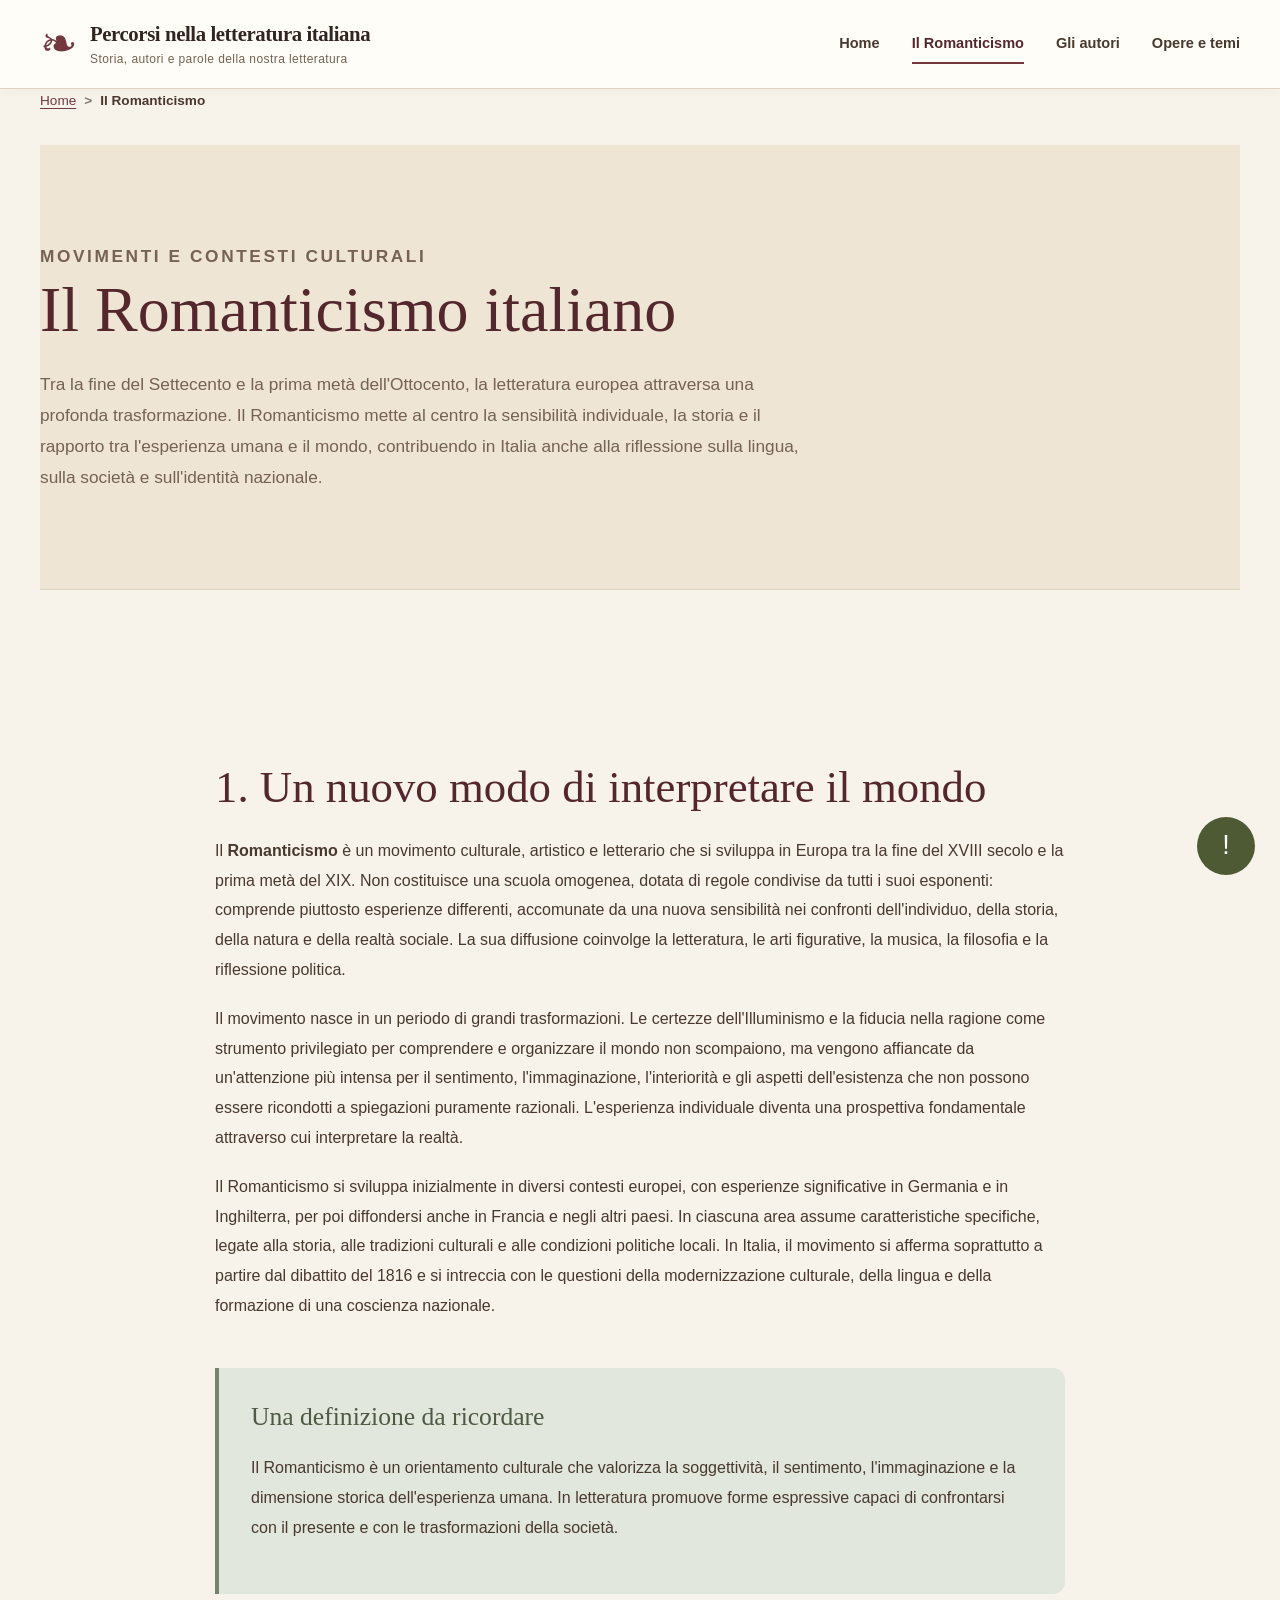
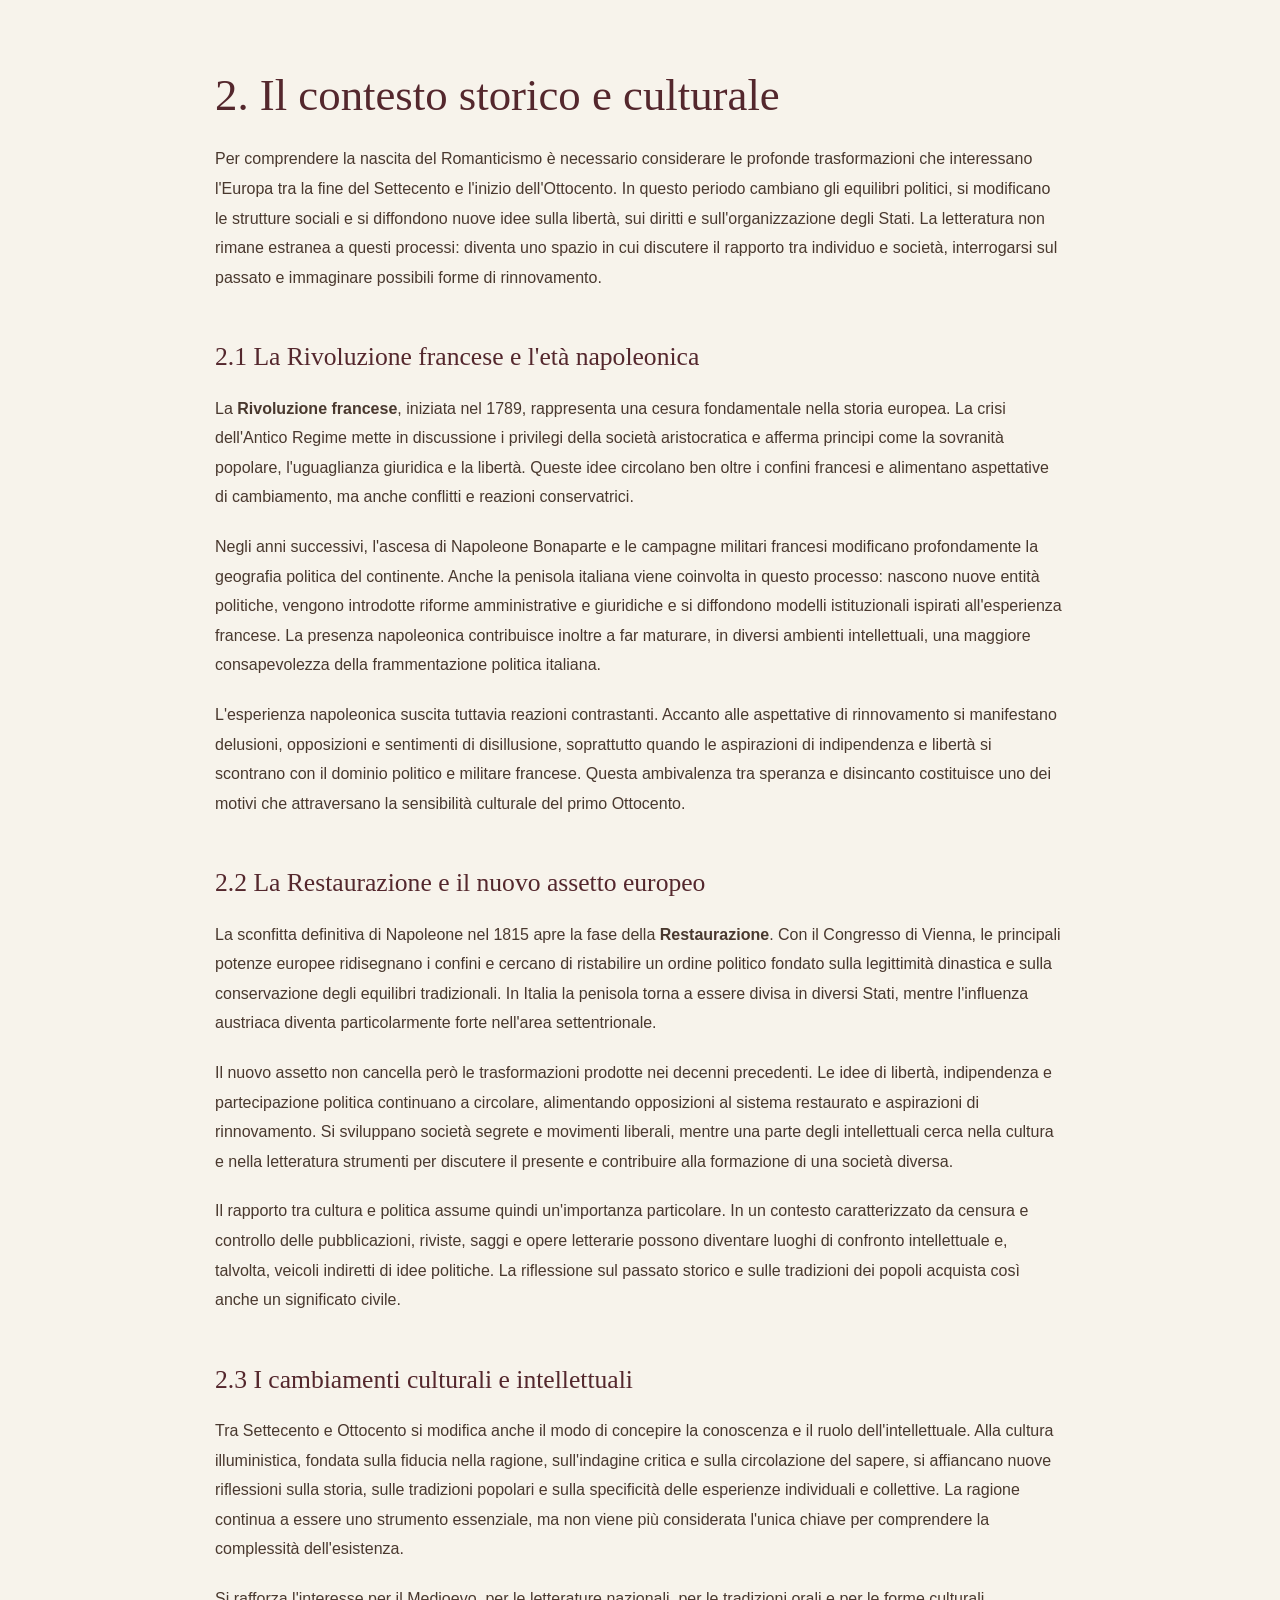
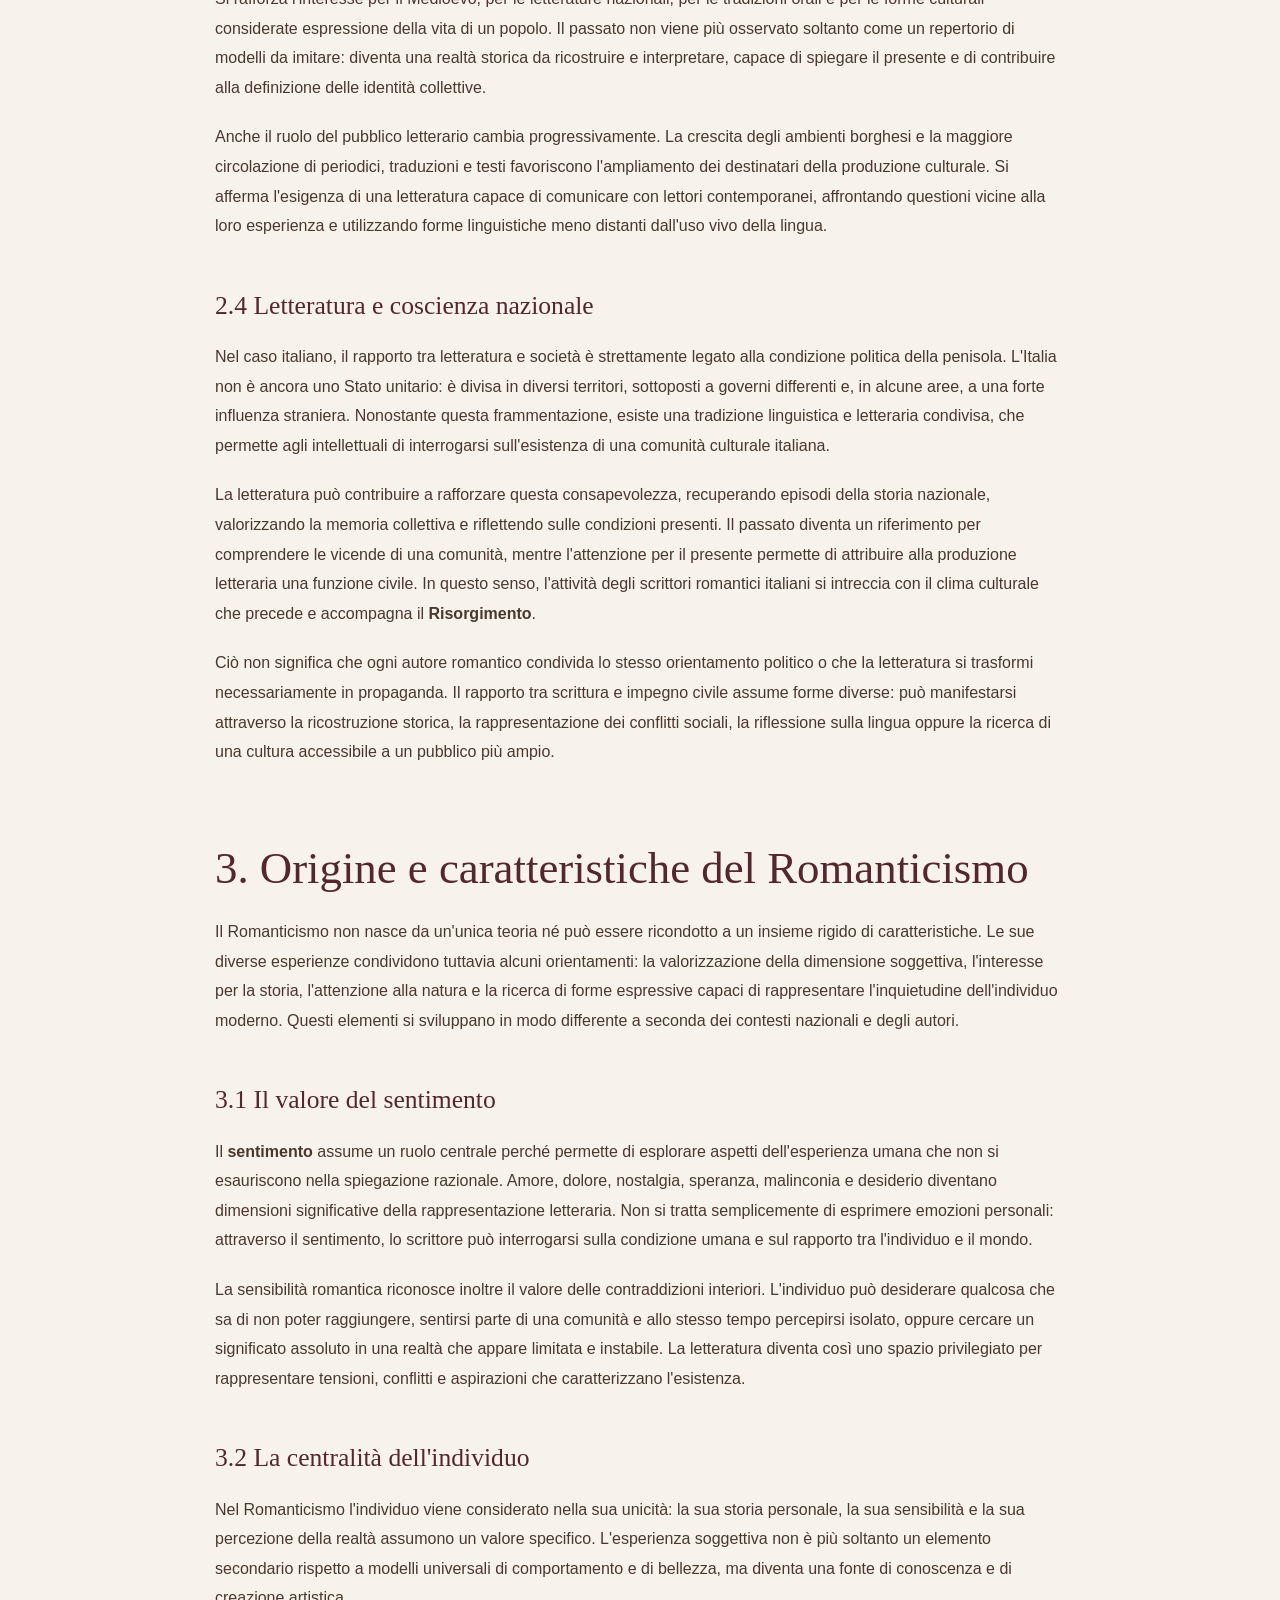
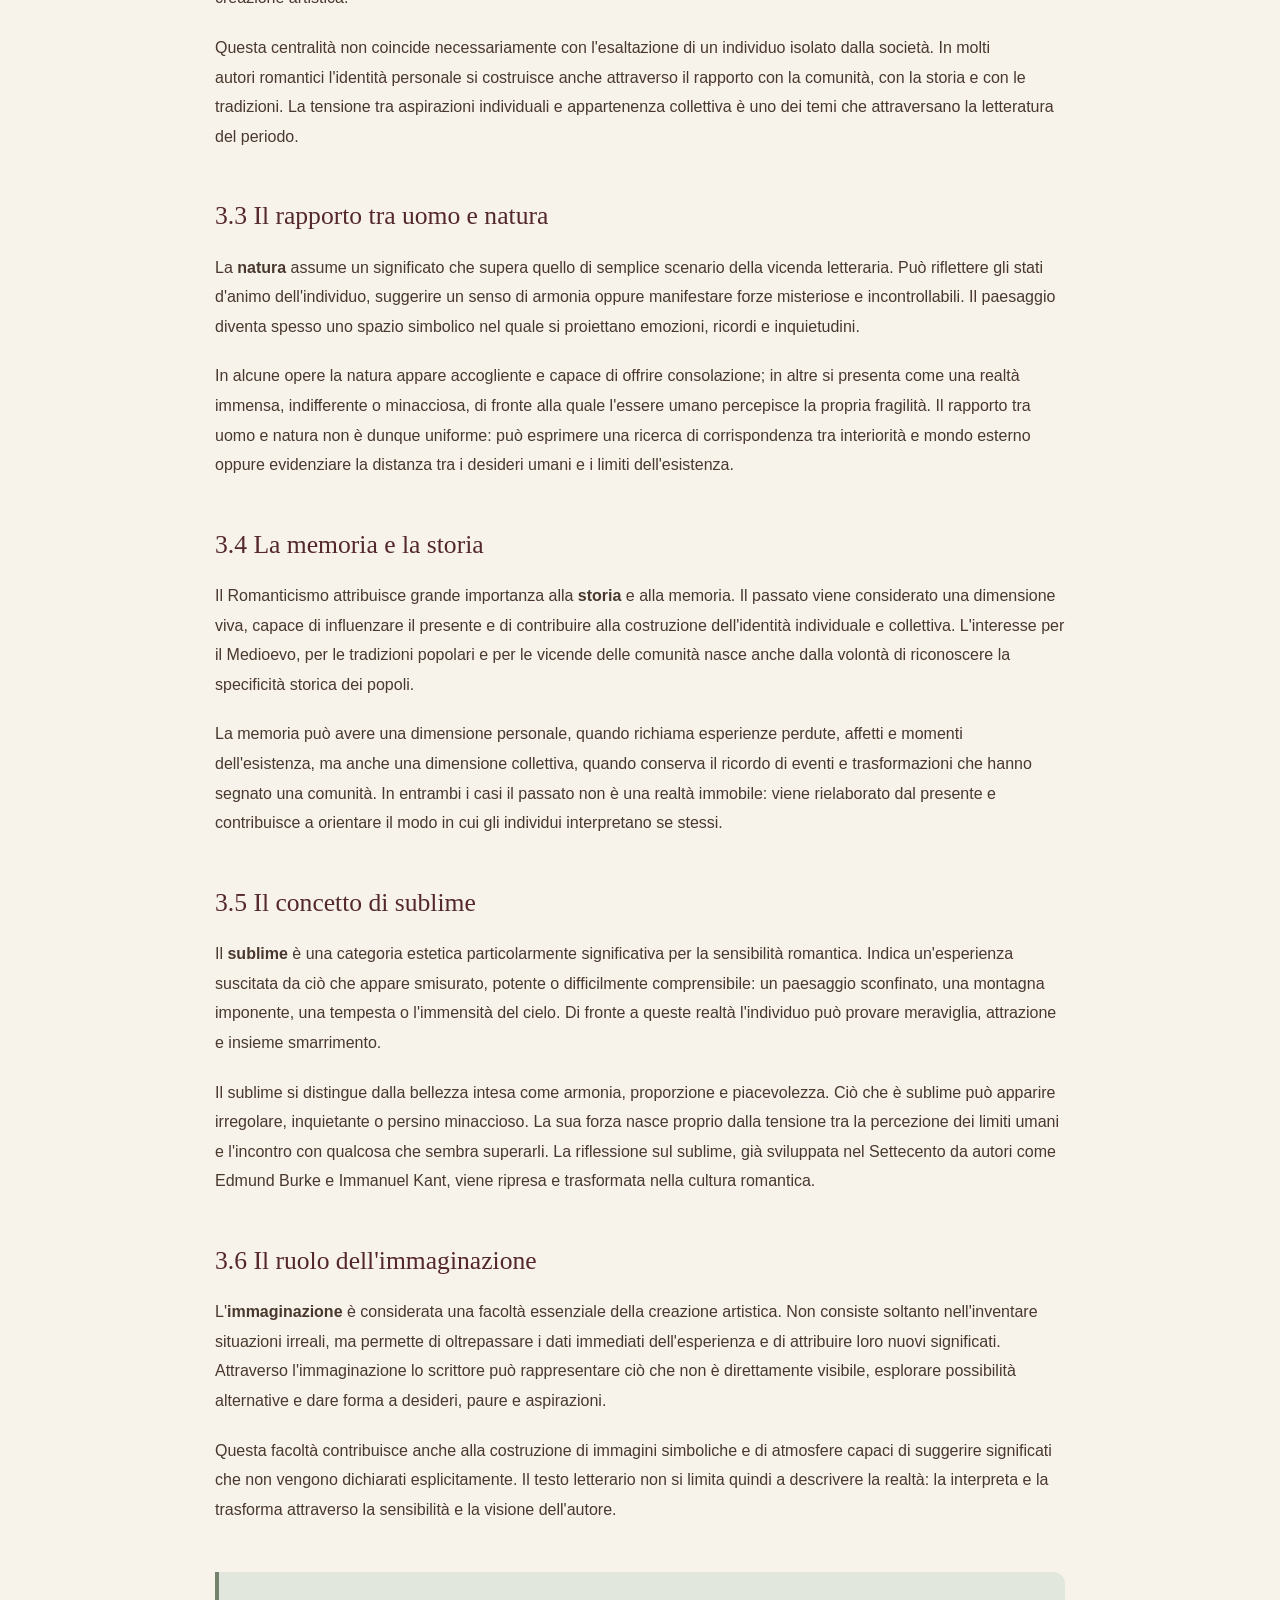
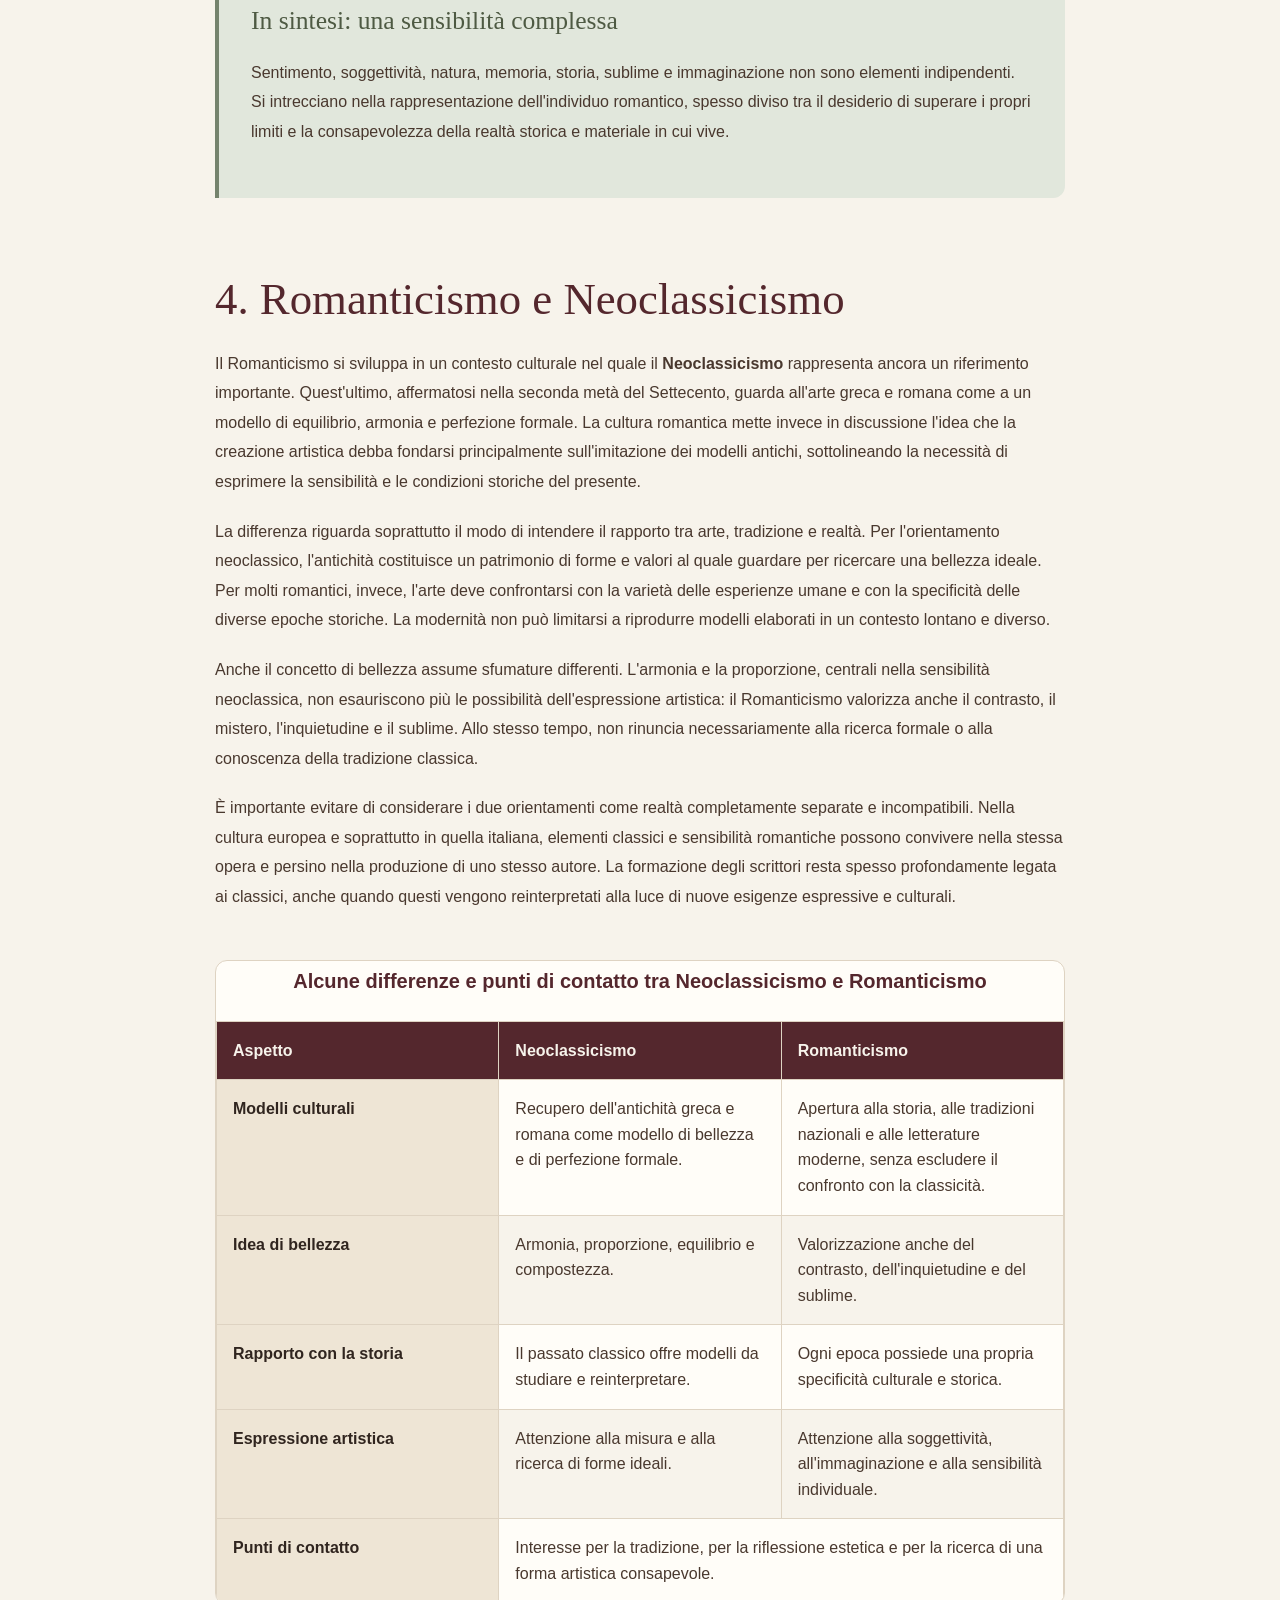
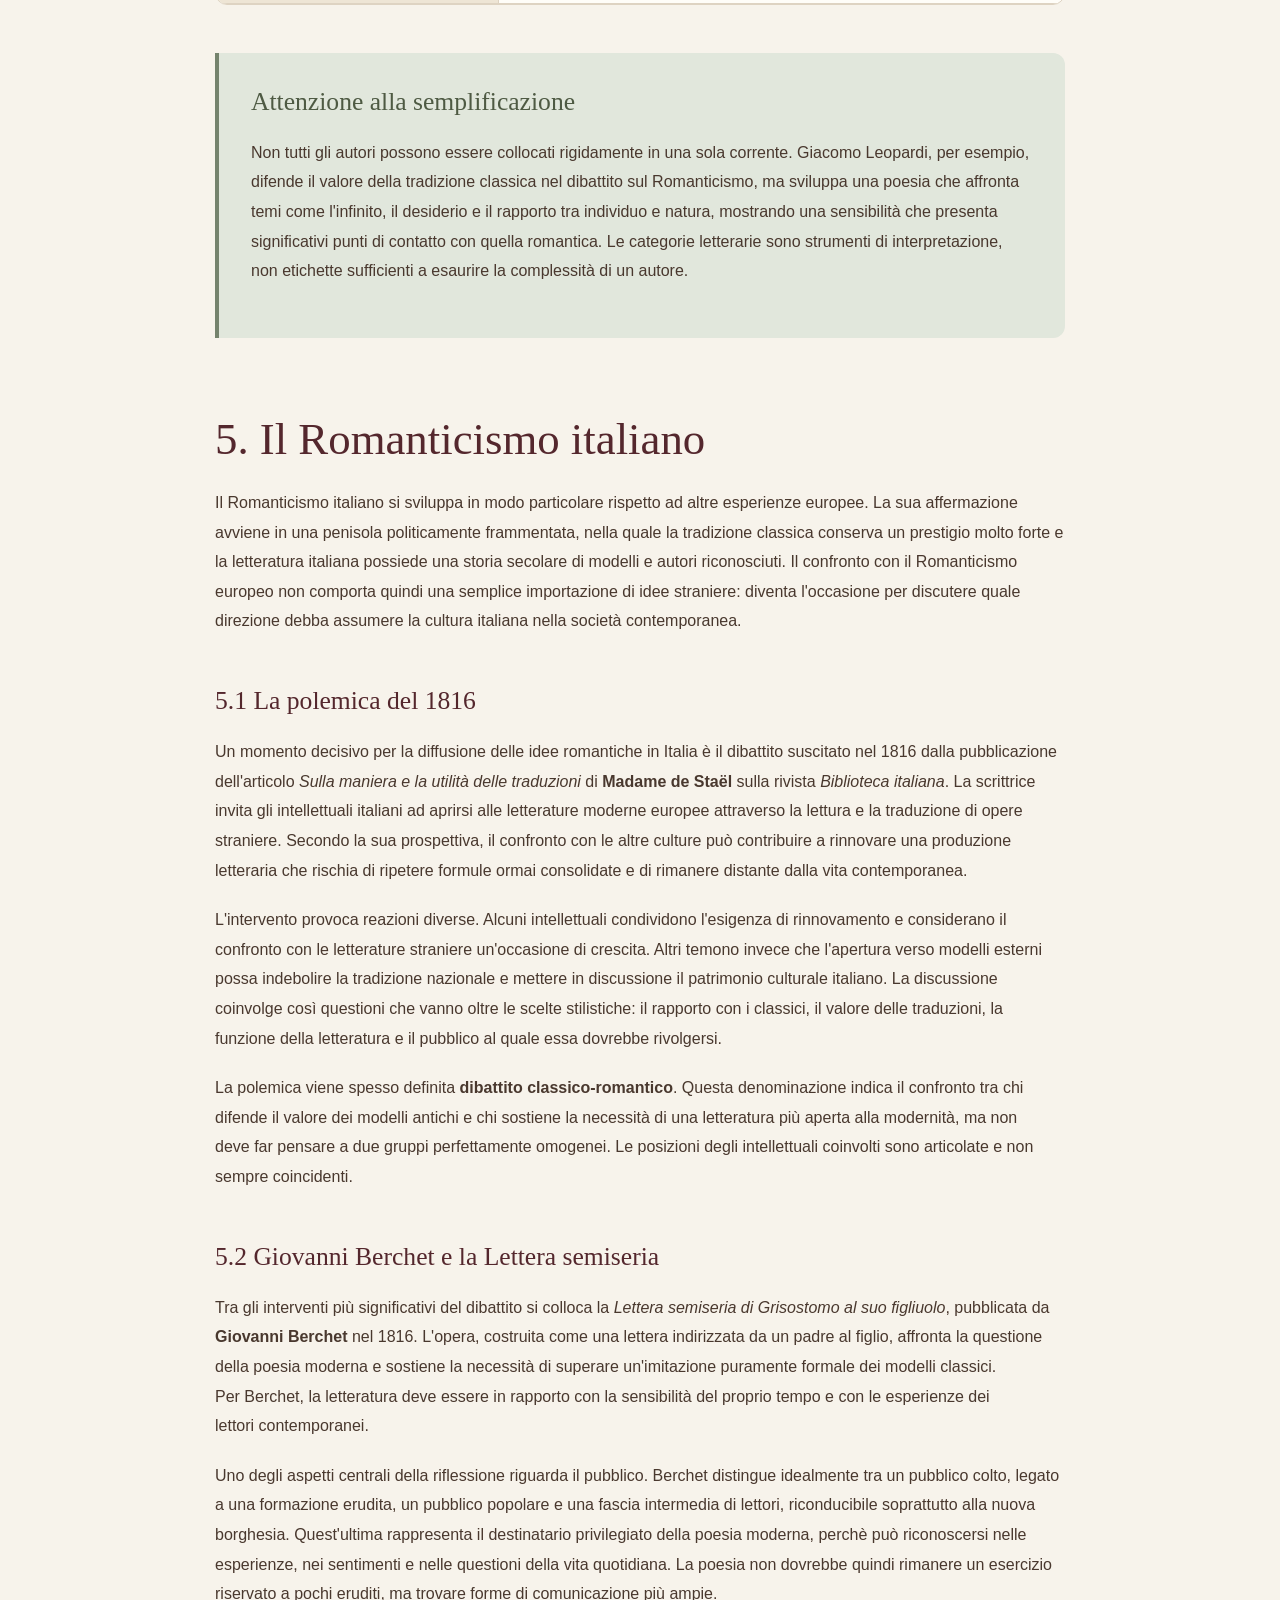
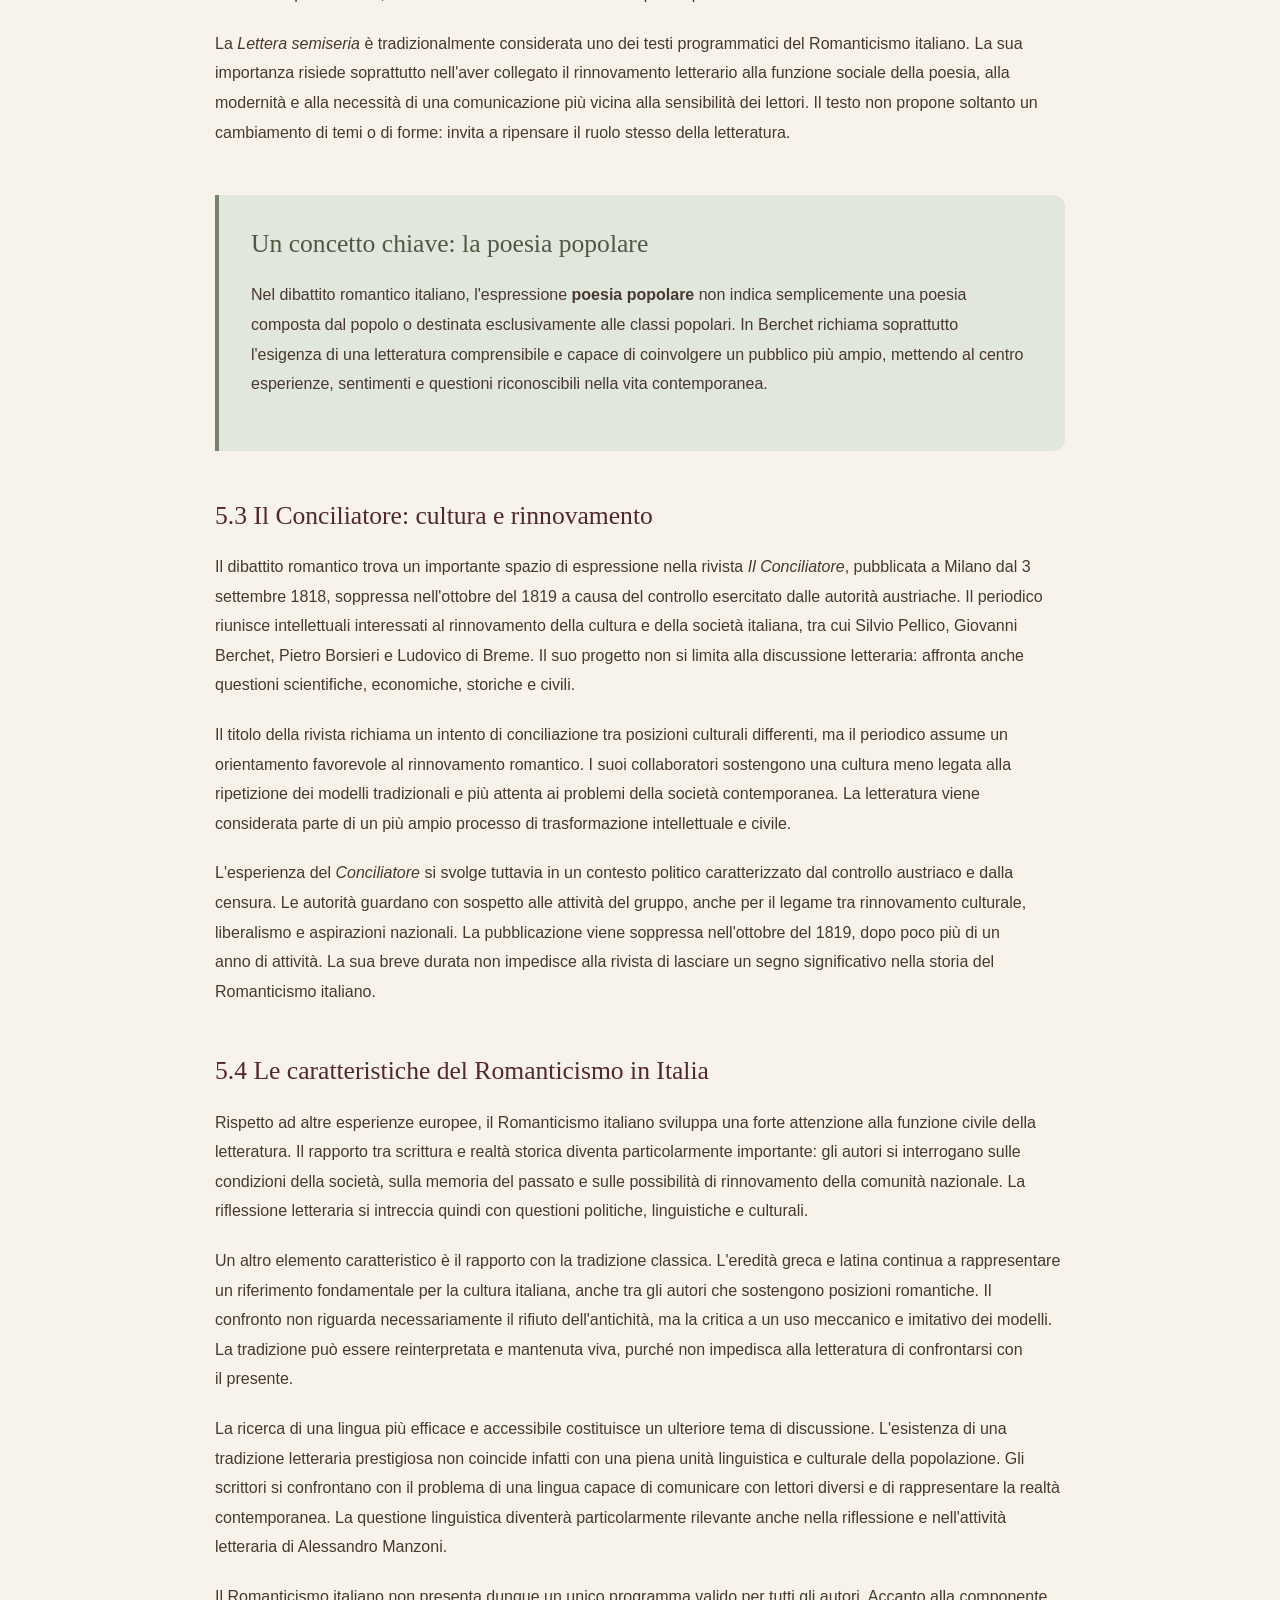
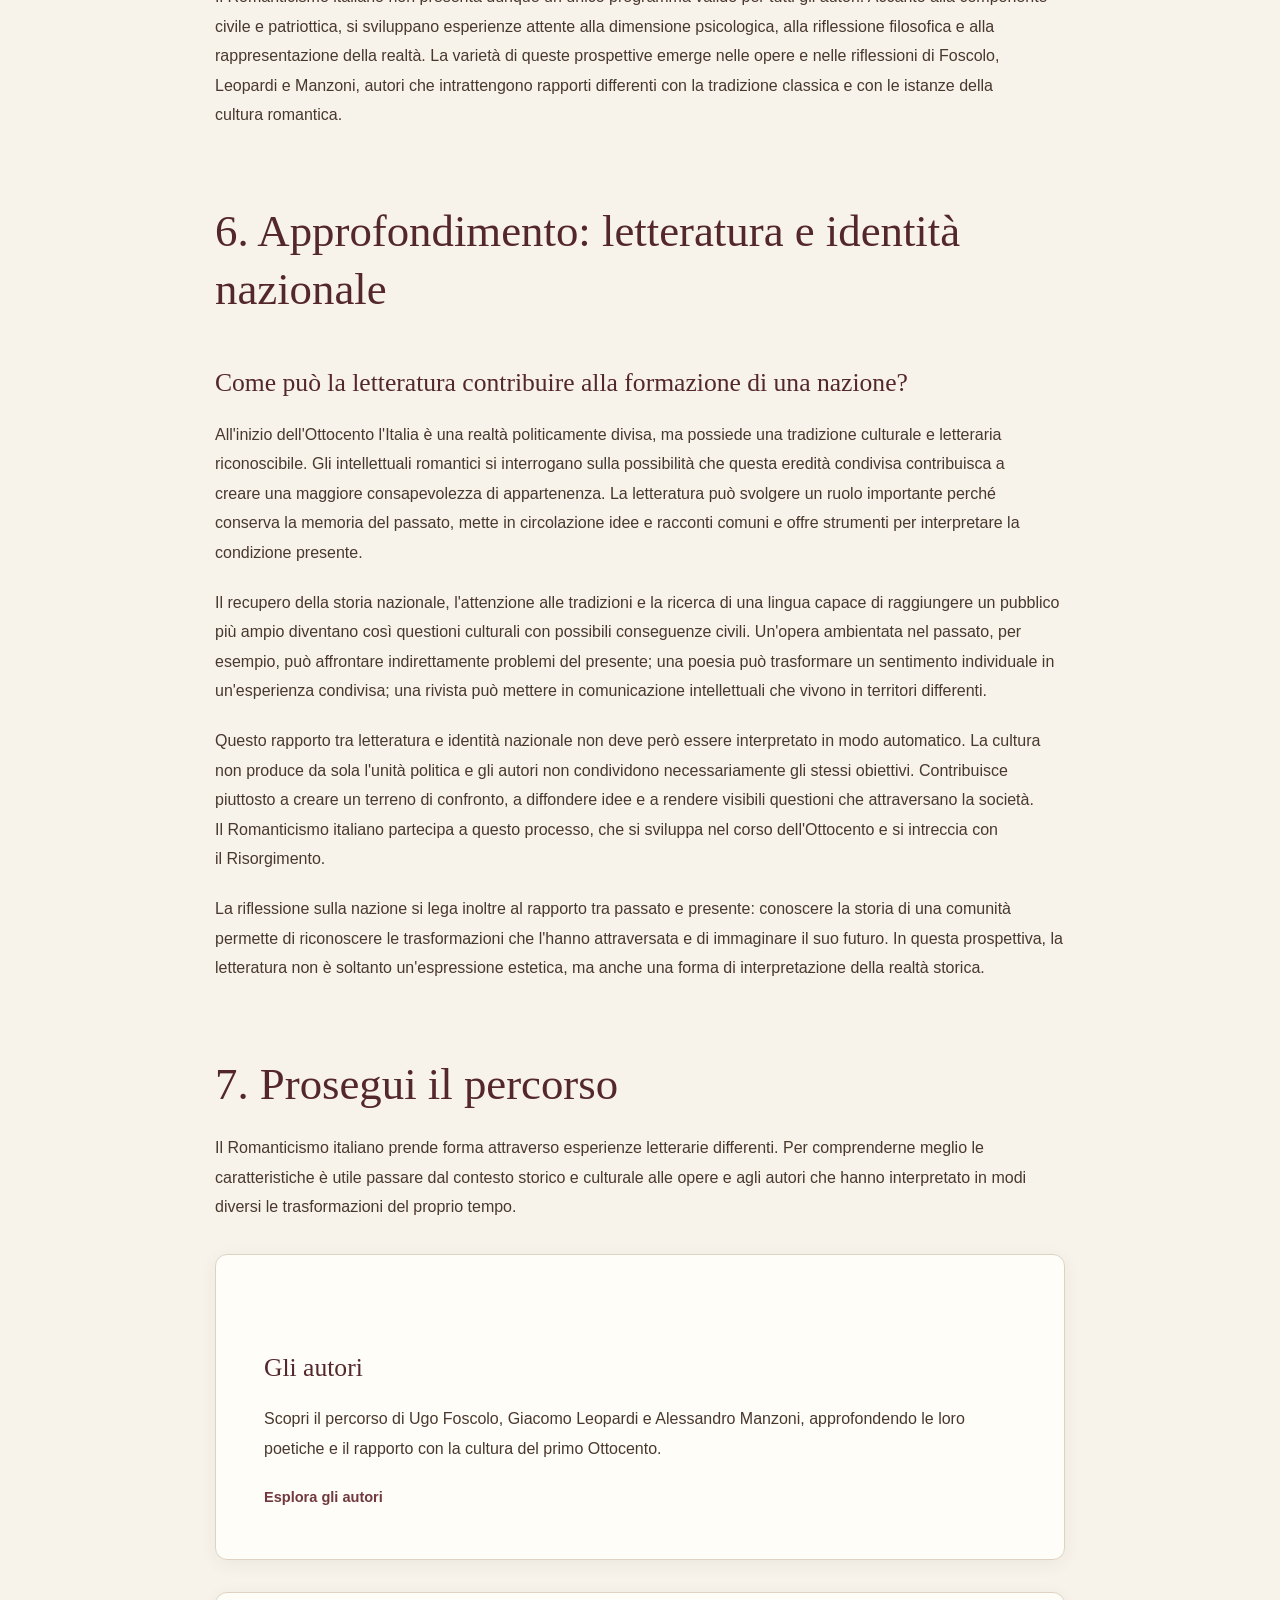
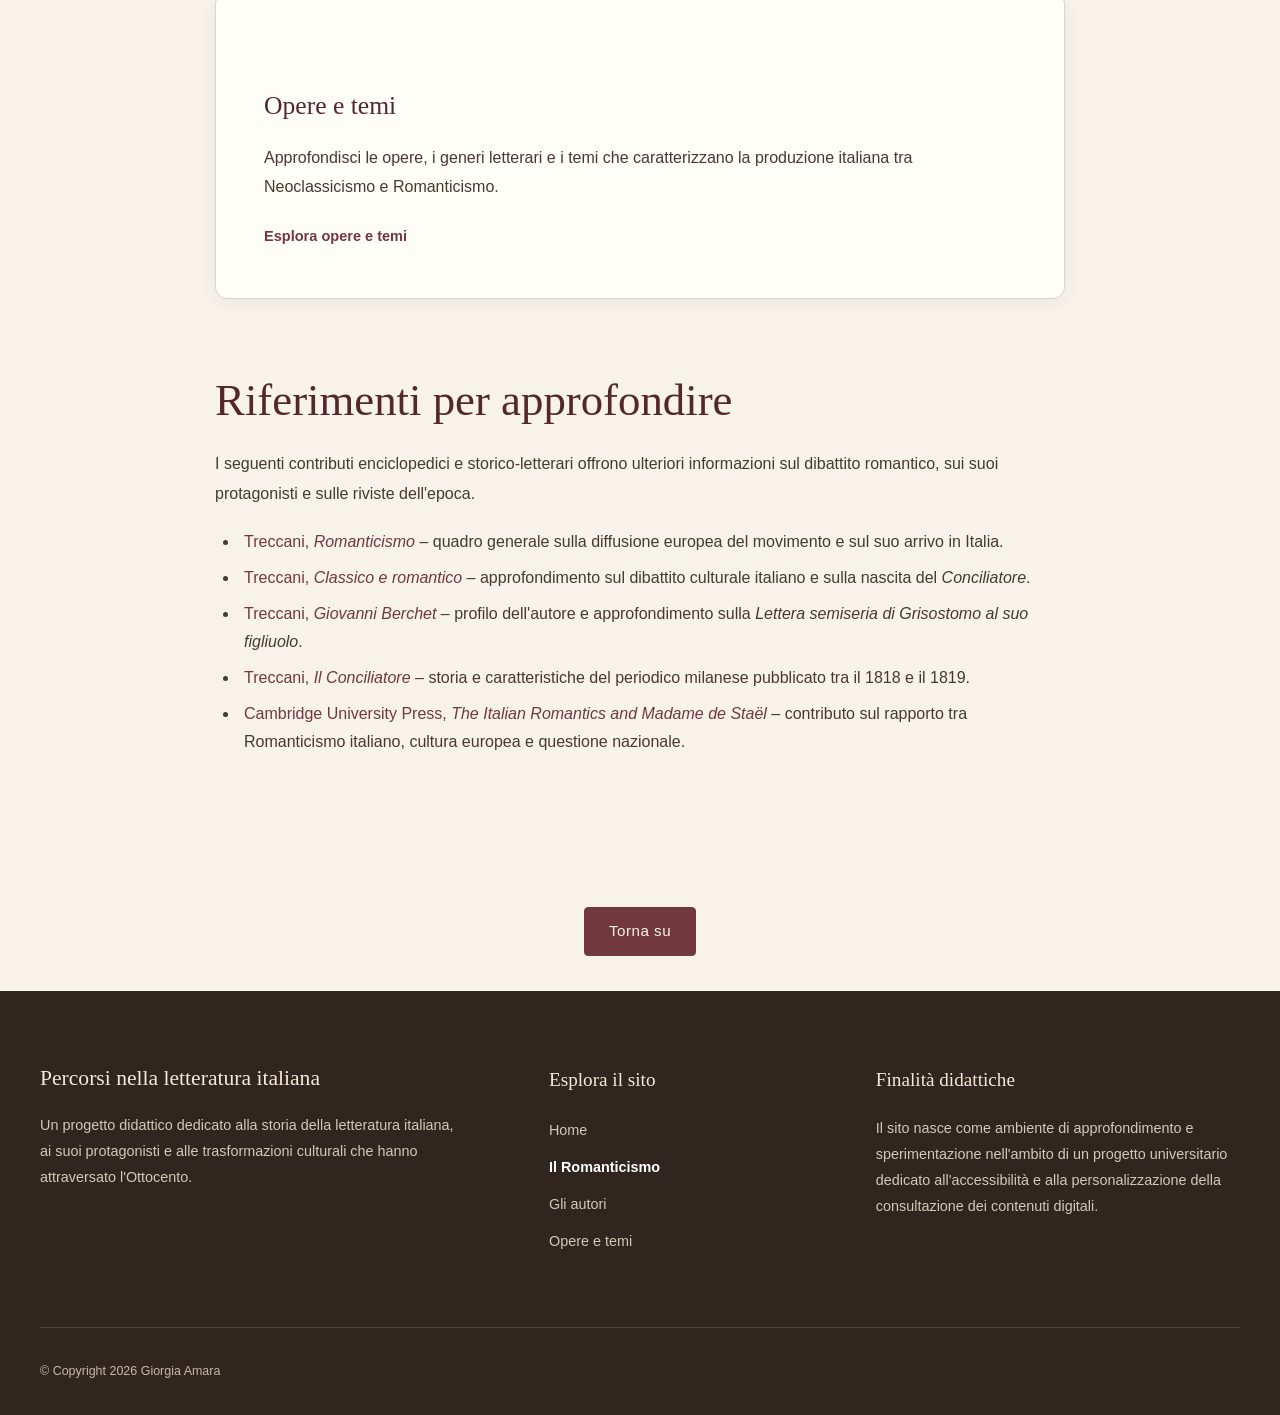
<file: romanticismo.html>
<!DOCTYPE html>
<html lang="it">
<head>
    <meta charset="UTF-8">
    <meta name="viewport" content="width=device-width, initial-scale=1.0">
    <title>Il Romanticismo | Percorsi nella letteratura italiana</title>
    <meta name="DC.creator" content="Giorgia Amara">
    <meta name="DC.title" content="Percorsi nella letteratura italiana">
    <meta name="DC.subject" content="Letteratura Italiana, Foscolo, Manzoni, Leopardi, Romanticismo">
    <meta name="DC.description" content="Percorsi nella letteratura italiana: un viaggio attraverso il Romanticismo italiano, i suoi protagonisti, le opere e i temi fondamentali.">
    <meta name="DC.publisher" content="Giorgia Amara">
    <meta name="DC.date" content="2026-11">
    <meta name="DC.language" content="it">
    <meta name="DC.rights" content="© 2026 Giorgia Amara">

    <link rel="stylesheet" href="style.css">
    <link rel="stylesheet" href="accessibility-layer/accessibility-layer.css">
    <script src="script.js" defer></script>
    <script src="accessibility-layer/accessibility-layer.js" defer></script>

</head>

<body>
  <a class="skip-link" href="#main-content">Salta al contenuto principale</a>

    <!-- HEADER -->
<header class="site-header" id="site-header">

    <div class="header-inner">

        <a class="site-brand" href="index.html" aria-label="Percorsi nella letteratura italiana - Homepage">

            <span class="brand-decoration" aria-hidden="true">❧</span>

            <span class="brand-text">
                <span class="site-title">Percorsi nella letteratura italiana</span>
                <span class="site-subtitle">Storia, autori e parole della nostra letteratura</span>
            </span>

        </a>

        <details class="site-navigation" open>

            <summary class="navigation-toggle">
                <span>Menu di navigazione</span>
                <span class="menu-icon" aria-hidden="true">☰</span>
            </summary>

            <nav class="main-navigation" aria-label="Navigazione principale">

                <ul class="navigation-list">

                    <li>
                        <a href="index.html">Home</a>
                    </li>

                    <li>
                        <a href="romanticismo.html" aria-current="page">Il Romanticismo</a>
                    </li>

                    <li>
                        <a href="autori.html">Gli autori</a>
                    </li>

                    <li>
                        <a href="opere-temi.html">Opere e temi</a>
                    </li>

                </ul>

            </nav>

        </details>

    </div>

</header>

  <main id="main-content">
    <div class="page-container">

      <nav class="breadcrumb" aria-label="Percorso di navigazione">
    <ol>
        <li><a href="index.html">Home</a></li>
        <li aria-current="page">Il Romanticismo</li>
    </ol>
      </nav>

      <header class="page-hero">
        <p class="eyebrow">Movimenti e contesti culturali</p>
        <h1>Il Romanticismo italiano</h1>
        <p class="page-intro">
          Tra la fine del Settecento e la prima metà dell'Ottocento, la letteratura europea
          attraversa una profonda trasformazione. Il Romanticismo mette al centro la
          sensibilità individuale, la storia e il rapporto tra l'esperienza umana e il mondo,
          contribuendo in Italia anche alla riflessione sulla lingua, sulla società e
          sull'identità nazionale.
        </p>
      </header>

        <article class="article-content">

          <section id="introduzione" aria-labelledby="titolo-introduzione">
            <h2 id="titolo-introduzione">1. Un nuovo modo di interpretare il mondo</h2>

            <p>
              Il <strong>Romanticismo</strong> è un movimento culturale, artistico e letterario
              che si sviluppa in Europa tra la fine del XVIII secolo e la prima metà del XIX.
              Non costituisce una scuola omogenea, dotata di regole condivise da tutti i suoi
              esponenti: comprende piuttosto esperienze differenti, accomunate da una nuova
              sensibilità nei confronti dell'individuo, della storia, della natura e della
              realtà sociale. La sua diffusione coinvolge la letteratura, le arti figurative,
              la musica, la filosofia e la riflessione politica.
            </p>

            <p>
              Il movimento nasce in un periodo di grandi trasformazioni. Le certezze
              dell'Illuminismo e la fiducia nella ragione come strumento privilegiato per
              comprendere e organizzare il mondo non scompaiono, ma vengono affiancate da
              un'attenzione più intensa per il sentimento, l'immaginazione, l'interiorità e
              gli aspetti dell'esistenza che non possono essere ricondotti a spiegazioni
              puramente razionali. L'esperienza individuale diventa una prospettiva
              fondamentale attraverso cui interpretare la realtà.
            </p>

            <p>
              Il Romanticismo si sviluppa inizialmente in diversi contesti europei, con
              esperienze significative in Germania e in Inghilterra, per poi diffondersi
              anche in Francia e negli altri paesi. In ciascuna area assume caratteristiche
              specifiche, legate alla storia, alle tradizioni culturali e alle condizioni
              politiche locali. In Italia, il movimento si afferma soprattutto a partire
              dal dibattito del 1816 e si intreccia con le questioni della modernizzazione
              culturale, della lingua e della formazione di una coscienza nazionale.
            </p>

            <aside class="info-box">
              <h3>Una definizione da ricordare</h3>
              <p>
                Il Romanticismo è un orientamento culturale che valorizza la soggettività,
                il sentimento, l'immaginazione e la dimensione storica dell'esperienza
                umana. In letteratura promuove forme espressive capaci di confrontarsi
                con il presente e con le trasformazioni della società.
              </p>
            </aside>
          </section>

          <section id="contesto-storico" aria-labelledby="titolo-contesto">
            <h2 id="titolo-contesto">2. Il contesto storico e culturale</h2>

            <p>
              Per comprendere la nascita del Romanticismo è necessario considerare le
              profonde trasformazioni che interessano l'Europa tra la fine del Settecento
              e l'inizio dell'Ottocento. In questo periodo cambiano gli equilibri politici,
              si modificano le strutture sociali e si diffondono nuove idee sulla libertà,
              sui diritti e sull'organizzazione degli Stati. La letteratura non rimane
              estranea a questi processi: diventa uno spazio in cui discutere il rapporto
              tra individuo e società, interrogarsi sul passato e immaginare possibili
              forme di rinnovamento.
            </p>

            <section id="rivoluzione-francese" aria-labelledby="titolo-rivoluzione">
              <h3 id="titolo-rivoluzione">2.1 La Rivoluzione francese e l'età napoleonica</h3>

              <p>
                La <strong>Rivoluzione francese</strong>, iniziata nel 1789, rappresenta
                una cesura fondamentale nella storia europea. La crisi dell'Antico Regime
                mette in discussione i privilegi della società aristocratica e afferma
                principi come la sovranità popolare, l'uguaglianza giuridica e la libertà.
                Queste idee circolano ben oltre i confini francesi e alimentano aspettative
                di cambiamento, ma anche conflitti e reazioni conservatrici.
              </p>

              <p>
                Negli anni successivi, l'ascesa di Napoleone Bonaparte e le campagne
                militari francesi modificano profondamente la geografia politica del
                continente. Anche la penisola italiana viene coinvolta in questo processo:
                nascono nuove entità politiche, vengono introdotte riforme amministrative
                e giuridiche e si diffondono modelli istituzionali ispirati all'esperienza
                francese. La presenza napoleonica contribuisce inoltre a far maturare,
                in diversi ambienti intellettuali, una maggiore consapevolezza della
                frammentazione politica italiana.
              </p>

              <p>
                L'esperienza napoleonica suscita tuttavia reazioni contrastanti. Accanto
                alle aspettative di rinnovamento si manifestano delusioni, opposizioni
                e sentimenti di disillusione, soprattutto quando le aspirazioni di
                indipendenza e libertà si scontrano con il dominio politico e militare
                francese. Questa ambivalenza tra speranza e disincanto costituisce uno
                dei motivi che attraversano la sensibilità culturale del primo Ottocento.
              </p>
            </section>

            <section id="restaurazione" aria-labelledby="titolo-restaurazione">
              <h3 id="titolo-restaurazione">2.2 La Restaurazione e il nuovo assetto europeo</h3>

              <p>
                La sconfitta definitiva di Napoleone nel 1815 apre la fase della
                <strong>Restaurazione</strong>. Con il Congresso di Vienna, le principali
                potenze europee ridisegnano i confini e cercano di ristabilire un ordine
                politico fondato sulla legittimità dinastica e sulla conservazione degli
                equilibri tradizionali. In Italia la penisola torna a essere divisa in
                diversi Stati, mentre l'influenza austriaca diventa particolarmente forte
                nell'area settentrionale.
              </p>

              <p>
                Il nuovo assetto non cancella però le trasformazioni prodotte nei decenni
                precedenti. Le idee di libertà, indipendenza e partecipazione politica
                continuano a circolare, alimentando opposizioni al sistema restaurato e
                aspirazioni di rinnovamento. Si sviluppano società segrete e movimenti
                liberali, mentre una parte degli intellettuali cerca nella cultura e nella
                letteratura strumenti per discutere il presente e contribuire alla
                formazione di una società diversa.
              </p>

              <p>
                Il rapporto tra cultura e politica assume quindi un'importanza particolare.
                In un contesto caratterizzato da censura e controllo delle pubblicazioni,
                riviste, saggi e opere letterarie possono diventare luoghi di confronto
                intellettuale e, talvolta, veicoli indiretti di idee politiche. La
                riflessione sul passato storico e sulle tradizioni dei popoli acquista
                così anche un significato civile.
              </p>
            </section>

            <section id="trasformazioni-culturali" aria-labelledby="titolo-trasformazioni">
              <h3 id="titolo-trasformazioni">2.3 I cambiamenti culturali e intellettuali</h3>

              <p>
                Tra Settecento e Ottocento si modifica anche il modo di concepire la
                conoscenza e il ruolo dell'intellettuale. Alla cultura illuministica,
                fondata sulla fiducia nella ragione, sull'indagine critica e sulla
                circolazione del sapere, si affiancano nuove riflessioni sulla storia,
                sulle tradizioni popolari e sulla specificità delle esperienze individuali
                e collettive. La ragione continua a essere uno strumento essenziale,
                ma non viene più considerata l'unica chiave per comprendere la complessità
                dell'esistenza.
              </p>

              <p>
                Si rafforza l'interesse per il Medioevo, per le letterature nazionali,
                per le tradizioni orali e per le forme culturali considerate espressione
                della vita di un popolo. Il passato non viene più osservato soltanto
                come un repertorio di modelli da imitare: diventa una realtà storica
                da ricostruire e interpretare, capace di spiegare il presente e di
                contribuire alla definizione delle identità collettive.
              </p>

              <p>
                Anche il ruolo del pubblico letterario cambia progressivamente. La
                crescita degli ambienti borghesi e la maggiore circolazione di periodici,
                traduzioni e testi favoriscono l'ampliamento dei destinatari della
                produzione culturale. Si afferma l'esigenza di una letteratura capace
                di comunicare con lettori contemporanei, affrontando questioni vicine
                alla loro esperienza e utilizzando forme linguistiche meno distanti
                dall'uso vivo della lingua.
              </p>
            </section>

            <section id="letteratura-coscienza-nazionale" aria-labelledby="titolo-coscienza">
              <h3 id="titolo-coscienza">2.4 Letteratura e coscienza nazionale</h3>

              <p>
                Nel caso italiano, il rapporto tra letteratura e società è strettamente
                legato alla condizione politica della penisola. L'Italia non è ancora
                uno Stato unitario: è divisa in diversi territori, sottoposti a governi
                differenti e, in alcune aree, a una forte influenza straniera. Nonostante
                questa frammentazione, esiste una tradizione linguistica e letteraria
                condivisa, che permette agli intellettuali di interrogarsi sull'esistenza
                di una comunità culturale italiana.
              </p>

              <p>
                La letteratura può contribuire a rafforzare questa consapevolezza,
                recuperando episodi della storia nazionale, valorizzando la memoria
                collettiva e riflettendo sulle condizioni presenti. Il passato diventa
                un riferimento per comprendere le vicende di una comunità, mentre
                l'attenzione per il presente permette di attribuire alla produzione
                letteraria una funzione civile. In questo senso, l'attività degli
                scrittori romantici italiani si intreccia con il clima culturale
                che precede e accompagna il <strong>Risorgimento</strong>.
              </p>

              <p>
                Ciò non significa che ogni autore romantico condivida lo stesso
                orientamento politico o che la letteratura si trasformi necessariamente
                in propaganda. Il rapporto tra scrittura e impegno civile assume forme
                diverse: può manifestarsi attraverso la ricostruzione storica, la
                rappresentazione dei conflitti sociali, la riflessione sulla lingua
                oppure la ricerca di una cultura accessibile a un pubblico più ampio.
              </p>
            </section>
          </section>

          <section id="caratteristiche" aria-labelledby="titolo-caratteristiche">
            <h2 id="titolo-caratteristiche">3. Origine e caratteristiche del Romanticismo</h2>

            <p>
              Il Romanticismo non nasce da un'unica teoria né può essere ricondotto
              a un insieme rigido di caratteristiche. Le sue diverse esperienze
              condividono tuttavia alcuni orientamenti: la valorizzazione della
              dimensione soggettiva, l'interesse per la storia, l'attenzione alla
              natura e la ricerca di forme espressive capaci di rappresentare
              l'inquietudine dell'individuo moderno. Questi elementi si sviluppano
              in modo differente a seconda dei contesti nazionali e degli autori.
            </p>

            <section id="sentimento" aria-labelledby="titolo-sentimento">
              <h3 id="titolo-sentimento">3.1 Il valore del sentimento</h3>

              <p>
                Il <strong>sentimento</strong> assume un ruolo centrale perché permette
                di esplorare aspetti dell'esperienza umana che non si esauriscono
                nella spiegazione razionale. Amore, dolore, nostalgia, speranza,
                malinconia e desiderio diventano dimensioni significative della
                rappresentazione letteraria. Non si tratta semplicemente di
                esprimere emozioni personali: attraverso il sentimento, lo scrittore
                può interrogarsi sulla condizione umana e sul rapporto tra l'individuo
                e il mondo.
              </p>

              <p>
                La sensibilità romantica riconosce inoltre il valore delle contraddizioni
                interiori. L'individuo può desiderare qualcosa che sa di non poter
                raggiungere, sentirsi parte di una comunità e allo stesso tempo
                percepirsi isolato, oppure cercare un significato assoluto in una
                realtà che appare limitata e instabile. La letteratura diventa così
                uno spazio privilegiato per rappresentare tensioni, conflitti e
                aspirazioni che caratterizzano l'esistenza.
              </p>
            </section>

            <section id="individuo" aria-labelledby="titolo-individuo">
              <h3 id="titolo-individuo">3.2 La centralità dell'individuo</h3>

              <p>
                Nel Romanticismo l'individuo viene considerato nella sua unicità:
                la sua storia personale, la sua sensibilità e la sua percezione
                della realtà assumono un valore specifico. L'esperienza soggettiva
                non è più soltanto un elemento secondario rispetto a modelli
                universali di comportamento e di bellezza, ma diventa una fonte
                di conoscenza e di creazione artistica.
              </p>

              <p>
                Questa centralità non coincide necessariamente con l'esaltazione
                di un individuo isolato dalla società. In molti autori romantici
                l'identità personale si costruisce anche attraverso il rapporto
                con la comunità, con la storia e con le tradizioni. La tensione
                tra aspirazioni individuali e appartenenza collettiva è uno dei
                temi che attraversano la letteratura del periodo.
              </p>
            </section>

            <section id="uomo-natura" aria-labelledby="titolo-natura">
              <h3 id="titolo-natura">3.3 Il rapporto tra uomo e natura</h3>

              <p>
                La <strong>natura</strong> assume un significato che supera quello
                di semplice scenario della vicenda letteraria. Può riflettere
                gli stati d'animo dell'individuo, suggerire un senso di armonia
                oppure manifestare forze misteriose e incontrollabili. Il paesaggio
                diventa spesso uno spazio simbolico nel quale si proiettano
                emozioni, ricordi e inquietudini.
              </p>

              <p>
                In alcune opere la natura appare accogliente e capace di offrire
                consolazione; in altre si presenta come una realtà immensa,
                indifferente o minacciosa, di fronte alla quale l'essere umano
                percepisce la propria fragilità. Il rapporto tra uomo e natura
                non è dunque uniforme: può esprimere una ricerca di corrispondenza
                tra interiorità e mondo esterno oppure evidenziare la distanza
                tra i desideri umani e i limiti dell'esistenza.
              </p>
            </section>

            <section id="memoria-storia" aria-labelledby="titolo-memoria">
              <h3 id="titolo-memoria">3.4 La memoria e la storia</h3>

              <p>
                Il Romanticismo attribuisce grande importanza alla <strong>storia</strong>
                e alla memoria. Il passato viene considerato una dimensione viva,
                capace di influenzare il presente e di contribuire alla costruzione
                dell'identità individuale e collettiva. L'interesse per il Medioevo,
                per le tradizioni popolari e per le vicende delle comunità nasce
                anche dalla volontà di riconoscere la specificità storica dei popoli.
              </p>

              <p>
                La memoria può avere una dimensione personale, quando richiama
                esperienze perdute, affetti e momenti dell'esistenza, ma anche
                una dimensione collettiva, quando conserva il ricordo di eventi
                e trasformazioni che hanno segnato una comunità. In entrambi i
                casi il passato non è una realtà immobile: viene rielaborato
                dal presente e contribuisce a orientare il modo in cui gli
                individui interpretano se stessi.
              </p>
            </section>

            <section id="sublime" aria-labelledby="titolo-sublime">
              <h3 id="titolo-sublime">3.5 Il concetto di sublime</h3>

              <p>
                Il <strong>sublime</strong> è una categoria estetica particolarmente
                significativa per la sensibilità romantica. Indica un'esperienza
                suscitata da ciò che appare smisurato, potente o difficilmente
                comprensibile: un paesaggio sconfinato, una montagna imponente,
                una tempesta o l'immensità del cielo. Di fronte a queste realtà
                l'individuo può provare meraviglia, attrazione e insieme
                smarrimento.
              </p>

              <p>
                Il sublime si distingue dalla bellezza intesa come armonia,
                proporzione e piacevolezza. Ciò che è sublime può apparire
                irregolare, inquietante o persino minaccioso. La sua forza
                nasce proprio dalla tensione tra la percezione dei limiti
                umani e l'incontro con qualcosa che sembra superarli.
                La riflessione sul sublime, già sviluppata nel Settecento
                da autori come Edmund Burke e Immanuel Kant, viene ripresa
                e trasformata nella cultura romantica.
              </p>
            </section>

            <section id="immaginazione" aria-labelledby="titolo-immaginazione">
              <h3 id="titolo-immaginazione">3.6 Il ruolo dell'immaginazione</h3>

              <p>
                L'<strong>immaginazione</strong> è considerata una facoltà essenziale
                della creazione artistica. Non consiste soltanto nell'inventare
                situazioni irreali, ma permette di oltrepassare i dati immediati
                dell'esperienza e di attribuire loro nuovi significati. Attraverso
                l'immaginazione lo scrittore può rappresentare ciò che non è
                direttamente visibile, esplorare possibilità alternative e
                dare forma a desideri, paure e aspirazioni.
              </p>

              <p>
                Questa facoltà contribuisce anche alla costruzione di immagini
                simboliche e di atmosfere capaci di suggerire significati che
                non vengono dichiarati esplicitamente. Il testo letterario non
                si limita quindi a descrivere la realtà: la interpreta e la
                trasforma attraverso la sensibilità e la visione dell'autore.
              </p>
            </section>

            <aside class="deepening-box" id="concetto-sintesi">
              <h3>In sintesi: una sensibilità complessa</h3>
              <p>
                Sentimento, soggettività, natura, memoria, storia, sublime e
                immaginazione non sono elementi indipendenti. Si intrecciano
                nella rappresentazione dell'individuo romantico, spesso diviso
                tra il desiderio di superare i propri limiti e la consapevolezza
                della realtà storica e materiale in cui vive.
              </p>
            </aside>
          </section>

          <section id="romanticismo-neoclassicismo" aria-labelledby="titolo-confronto">
            <h2 id="titolo-confronto">4. Romanticismo e Neoclassicismo</h2>

            <p>
              Il Romanticismo si sviluppa in un contesto culturale nel quale il
              <strong>Neoclassicismo</strong> rappresenta ancora un riferimento
              importante. Quest'ultimo, affermatosi nella seconda metà del
              Settecento, guarda all'arte greca e romana come a un modello di
              equilibrio, armonia e perfezione formale. La cultura romantica
              mette invece in discussione l'idea che la creazione artistica
              debba fondarsi principalmente sull'imitazione dei modelli antichi,
              sottolineando la necessità di esprimere la sensibilità e le
              condizioni storiche del presente.
            </p>

            <p>
              La differenza riguarda soprattutto il modo di intendere il rapporto
              tra arte, tradizione e realtà. Per l'orientamento neoclassico,
              l'antichità costituisce un patrimonio di forme e valori al quale
              guardare per ricercare una bellezza ideale. Per molti romantici,
              invece, l'arte deve confrontarsi con la varietà delle esperienze
              umane e con la specificità delle diverse epoche storiche. La
              modernità non può limitarsi a riprodurre modelli elaborati in
              un contesto lontano e diverso.
            </p>

            <p>
              Anche il concetto di bellezza assume sfumature differenti.
              L'armonia e la proporzione, centrali nella sensibilità
              neoclassica, non esauriscono più le possibilità dell'espressione
              artistica: il Romanticismo valorizza anche il contrasto, il
              mistero, l'inquietudine e il sublime. Allo stesso tempo, non
              rinuncia necessariamente alla ricerca formale o alla conoscenza
              della tradizione classica.
            </p>

            <p>
              È importante evitare di considerare i due orientamenti come
              realtà completamente separate e incompatibili. Nella cultura
              europea e soprattutto in quella italiana, elementi classici
              e sensibilità romantiche possono convivere nella stessa opera
              e persino nella produzione di uno stesso autore. La formazione
              degli scrittori resta spesso profondamente legata ai classici,
              anche quando questi vengono reinterpretati alla luce di nuove
              esigenze espressive e culturali.
            </p>

            <div class="comparison-table-wrapper"
            role="region"
     aria-label="Tabella comparativa tra Neoclassicismo e Romanticismo"
     tabindex="0">
              <table>
                <caption>
                  Alcune differenze e punti di contatto tra Neoclassicismo e Romanticismo
                </caption>
                <thead>
                  <tr>
                    <th scope="col">Aspetto</th>
                    <th scope="col">Neoclassicismo</th>
                    <th scope="col">Romanticismo</th>
                  </tr>
                </thead>
                <tbody>
                  <tr>
                    <th scope="row">Modelli culturali</th>
                    <td>Recupero dell'antichità greca e romana come modello di bellezza e di perfezione formale.</td>
                    <td>Apertura alla storia, alle tradizioni nazionali e alle letterature moderne, senza escludere il confronto con la classicità.</td>
                  </tr>
                  <tr>
                    <th scope="row">Idea di bellezza</th>
                    <td>Armonia, proporzione, equilibrio e compostezza.</td>
                    <td>Valorizzazione anche del contrasto, dell'inquietudine e del sublime.</td>
                  </tr>
                  <tr>
                    <th scope="row">Rapporto con la storia</th>
                    <td>Il passato classico offre modelli da studiare e reinterpretare.</td>
                    <td>Ogni epoca possiede una propria specificità culturale e storica.</td>
                  </tr>
                  <tr>
                    <th scope="row">Espressione artistica</th>
                    <td>Attenzione alla misura e alla ricerca di forme ideali.</td>
                    <td>Attenzione alla soggettività, all'immaginazione e alla sensibilità individuale.</td>
                  </tr>
                  <tr>
                    <th scope="row">Punti di contatto</th>
                    <td colspan="2">
                      Interesse per la tradizione, per la riflessione estetica e per
                      la ricerca di una forma artistica consapevole.
                    </td>
                  </tr>
                </tbody>
              </table>
            </div>

            <aside class="info-box">
              <h3>Attenzione alla semplificazione</h3>
              <p>
                Non tutti gli autori possono essere collocati rigidamente in una
                sola corrente. Giacomo Leopardi, per esempio, difende il valore della tradizione classica nel dibattito sul Romanticismo, ma sviluppa una poesia che affronta temi come l'infinito, il desiderio e il rapporto tra individuo e natura, mostrando una sensibilità che presenta significativi punti di contatto con quella romantica. Le categorie letterarie sono strumenti di
                interpretazione, non etichette sufficienti a esaurire la
                complessità di un autore.
              </p>
            </aside>
          </section>

          <section id="romanticismo-italiano" aria-labelledby="titolo-italiano">
            <h2 id="titolo-italiano">5. Il Romanticismo italiano</h2>

            <p>
              Il Romanticismo italiano si sviluppa in modo particolare rispetto
              ad altre esperienze europee. La sua affermazione avviene in una
              penisola politicamente frammentata, nella quale la tradizione
              classica conserva un prestigio molto forte e la letteratura
              italiana possiede una storia secolare di modelli e autori
              riconosciuti. Il confronto con il Romanticismo europeo non
              comporta quindi una semplice importazione di idee straniere:
              diventa l'occasione per discutere quale direzione debba assumere
              la cultura italiana nella società contemporanea.
            </p>

            <section id="dibattito-1816" aria-labelledby="titolo-dibattito">
              <h3 id="titolo-dibattito">5.1 La polemica del 1816</h3>

              <p>
                Un momento decisivo per la diffusione delle idee romantiche
                in Italia è il dibattito suscitato nel 1816 dalla pubblicazione
                dell'articolo <em>Sulla maniera e la utilità delle traduzioni</em>
                di <strong>Madame de Staël</strong> sulla rivista
                <em>Biblioteca italiana</em>. La scrittrice invita gli intellettuali
                italiani ad aprirsi alle letterature moderne europee attraverso
                la lettura e la traduzione di opere straniere. Secondo la sua
                prospettiva, il confronto con le altre culture può contribuire
                a rinnovare una produzione letteraria che rischia di ripetere
                formule ormai consolidate e di rimanere distante dalla vita
                contemporanea.
              </p>

              <p>
                L'intervento provoca reazioni diverse. Alcuni intellettuali
                condividono l'esigenza di rinnovamento e considerano il confronto
                con le letterature straniere un'occasione di crescita. Altri
                temono invece che l'apertura verso modelli esterni possa
                indebolire la tradizione nazionale e mettere in discussione
                il patrimonio culturale italiano. La discussione coinvolge
                così questioni che vanno oltre le scelte stilistiche: il
                rapporto con i classici, il valore delle traduzioni, la
                funzione della letteratura e il pubblico al quale essa
                dovrebbe rivolgersi.
              </p>

              <p>
                La polemica viene spesso definita <strong>dibattito
                classico-romantico</strong>. Questa denominazione indica
                il confronto tra chi difende il valore dei modelli antichi
                e chi sostiene la necessità di una letteratura più aperta
                alla modernità, ma non deve far pensare a due gruppi
                perfettamente omogenei. Le posizioni degli intellettuali
                coinvolti sono articolate e non sempre coincidenti.
              </p>
            </section>

            <section id="berchet" aria-labelledby="titolo-berchet">
              <h3 id="titolo-berchet">5.2 Giovanni Berchet e la Lettera semiseria</h3>

              <p>
                Tra gli interventi più significativi del dibattito si colloca
                la <em>Lettera semiseria di Grisostomo al suo figliuolo</em>,
                pubblicata da <strong>Giovanni Berchet</strong> nel 1816.
                L'opera, costruita come una lettera indirizzata da un padre
                al figlio, affronta la questione della poesia moderna e
                sostiene la necessità di superare un'imitazione puramente
                formale dei modelli classici. Per Berchet, la letteratura
                deve essere in rapporto con la sensibilità del proprio
                tempo e con le esperienze dei lettori contemporanei.
              </p>

              <p>
                Uno degli aspetti centrali della riflessione riguarda il
                pubblico. Berchet distingue idealmente tra un pubblico colto, legato a una formazione erudita, un pubblico popolare e una fascia intermedia di lettori, riconducibile soprattutto alla nuova borghesia. Quest'ultima rappresenta il destinatario privilegiato della poesia moderna, perchè può riconoscersi nelle esperienze, nei sentimenti e nelle questioni della vita quotidiana. La poesia non dovrebbe quindi rimanere
                un esercizio riservato a pochi eruditi, ma trovare forme
                di comunicazione più ampie.
              </p>

              <p>
                La <em>Lettera semiseria</em> è tradizionalmente considerata
                uno dei testi programmatici del Romanticismo italiano.
                La sua importanza risiede soprattutto nell'aver collegato
                il rinnovamento letterario alla funzione sociale della
                poesia, alla modernità e alla necessità di una comunicazione
                più vicina alla sensibilità dei lettori. Il testo non
                propone soltanto un cambiamento di temi o di forme:
                invita a ripensare il ruolo stesso della letteratura.
              </p>

              <aside class="deepening-box">
                <h3>Un concetto chiave: la poesia popolare</h3>
                <p>
                  Nel dibattito romantico italiano, l'espressione
                  <strong>poesia popolare</strong> non indica semplicemente
                  una poesia composta dal popolo o destinata esclusivamente
                  alle classi popolari. In Berchet richiama soprattutto
                  l'esigenza di una letteratura comprensibile e capace
                  di coinvolgere un pubblico più ampio, mettendo al centro
                  esperienze, sentimenti e questioni riconoscibili nella
                  vita contemporanea.
                </p>
              </aside>
            </section>

            <section id="conciliatore" aria-labelledby="titolo-conciliatore">
              <h3 id="titolo-conciliatore">5.3 Il Conciliatore: cultura e rinnovamento</h3>

              <p>
                Il dibattito romantico trova un importante spazio di
                espressione nella rivista <em>Il Conciliatore</em>,
                pubblicata a Milano dal 3 settembre 1818, soppressa nell'ottobre del 1819 a causa del controllo esercitato dalle autorità austriache. Il periodico riunisce intellettuali interessati
                al rinnovamento della cultura e della società italiana,
                tra cui Silvio Pellico, Giovanni Berchet, Pietro Borsieri
                e Ludovico di Breme. Il suo progetto non si limita
                alla discussione letteraria: affronta anche questioni
                scientifiche, economiche, storiche e civili.
              </p>

              <p>
                Il titolo della rivista richiama un intento di
                conciliazione tra posizioni culturali differenti,
                ma il periodico assume un orientamento favorevole
                al rinnovamento romantico. I suoi collaboratori
                sostengono una cultura meno legata alla ripetizione
                dei modelli tradizionali e più attenta ai problemi
                della società contemporanea. La letteratura viene
                considerata parte di un più ampio processo di
                trasformazione intellettuale e civile.
              </p>

              <p>
                L'esperienza del <em>Conciliatore</em> si svolge
                tuttavia in un contesto politico caratterizzato
                dal controllo austriaco e dalla censura. Le autorità
                guardano con sospetto alle attività del gruppo,
                anche per il legame tra rinnovamento culturale,
                liberalismo e aspirazioni nazionali. La pubblicazione
                viene soppressa nell'ottobre del 1819, dopo poco
                più di un anno di attività. La sua breve durata
                non impedisce alla rivista di lasciare un segno
                significativo nella storia del Romanticismo italiano.
              </p>
            </section>

            <section id="caratteri-italiani" aria-labelledby="titolo-caratteri-italiani">
              <h3 id="titolo-caratteri-italiani">5.4 Le caratteristiche del Romanticismo in Italia</h3>

              <p>
                Rispetto ad altre esperienze europee, il Romanticismo
                italiano sviluppa una forte attenzione alla funzione
                civile della letteratura. Il rapporto tra scrittura
                e realtà storica diventa particolarmente importante:
                gli autori si interrogano sulle condizioni della
                società, sulla memoria del passato e sulle possibilità
                di rinnovamento della comunità nazionale. La riflessione
                letteraria si intreccia quindi con questioni politiche,
                linguistiche e culturali.
              </p>

              <p>
                Un altro elemento caratteristico è il rapporto con
                la tradizione classica. L'eredità greca e latina
                continua a rappresentare un riferimento fondamentale
                per la cultura italiana, anche tra gli autori che
                sostengono posizioni romantiche. Il confronto non
                riguarda necessariamente il rifiuto dell'antichità,
                ma la critica a un uso meccanico e imitativo dei
                modelli. La tradizione può essere reinterpretata
                e mantenuta viva, purché non impedisca alla
                letteratura di confrontarsi con il presente.
              </p>

              <p>
                La ricerca di una lingua più efficace e accessibile
                costituisce un ulteriore tema di discussione.
                L'esistenza di una tradizione letteraria prestigiosa
                non coincide infatti con una piena unità linguistica
                e culturale della popolazione. Gli scrittori si
                confrontano con il problema di una lingua capace
                di comunicare con lettori diversi e di rappresentare
                la realtà contemporanea. La questione linguistica
                diventerà particolarmente rilevante anche nella
                riflessione e nell'attività letteraria di Alessandro
                Manzoni.
              </p>

              <p>
                Il Romanticismo italiano non presenta dunque un
                unico programma valido per tutti gli autori.
                Accanto alla componente civile e patriottica,
                si sviluppano esperienze attente alla dimensione
                psicologica, alla riflessione filosofica e alla
                rappresentazione della realtà. La varietà di
                queste prospettive emerge nelle
                opere e nelle riflessioni di Foscolo, Leopardi e Manzoni, autori che
                intrattengono rapporti differenti con la tradizione classica e con le istanze della cultura romantica.
              </p>
            </section>
          </section>

          <section id="approfondimento-identita" aria-labelledby="titolo-identita">
            <h2 id="titolo-identita">6. Approfondimento: letteratura e identità nazionale</h2>
              <h3 id="titolo-identita-domanda">Come può la letteratura contribuire alla formazione di una nazione?</h3>

              <p>
                All'inizio dell'Ottocento l'Italia è una realtà politicamente
                divisa, ma possiede una tradizione culturale e letteraria
                riconoscibile. Gli intellettuali romantici si interrogano
                sulla possibilità che questa eredità condivisa contribuisca
                a creare una maggiore consapevolezza di appartenenza.
                La letteratura può svolgere un ruolo importante perché
                conserva la memoria del passato, mette in circolazione
                idee e racconti comuni e offre strumenti per interpretare
                la condizione presente.
              </p>

              <p>
                Il recupero della storia nazionale, l'attenzione alle
                tradizioni e la ricerca di una lingua capace di raggiungere
                un pubblico più ampio diventano così questioni culturali
                con possibili conseguenze civili. Un'opera ambientata
                nel passato, per esempio, può affrontare indirettamente
                problemi del presente; una poesia può trasformare un
                sentimento individuale in un'esperienza condivisa;
                una rivista può mettere in comunicazione intellettuali
                che vivono in territori differenti.
              </p>

              <p>
                Questo rapporto tra letteratura e identità nazionale
                non deve però essere interpretato in modo automatico.
                La cultura non produce da sola l'unità politica e
                gli autori non condividono necessariamente gli stessi
                obiettivi. Contribuisce piuttosto a creare un terreno
                di confronto, a diffondere idee e a rendere visibili
                questioni che attraversano la società. Il Romanticismo
                italiano partecipa a questo processo, che si sviluppa
                nel corso dell'Ottocento e si intreccia con il
                Risorgimento.
              </p>

              <p>
                La riflessione sulla nazione si lega inoltre al
                rapporto tra passato e presente: conoscere la
                storia di una comunità permette di riconoscere
                le trasformazioni che l'hanno attraversata e
                di immaginare il suo futuro. In questa prospettiva,
                la letteratura non è soltanto un'espressione
                estetica, ma anche una forma di interpretazione
                della realtà storica.
              </p>
          </section>

          <section id="collegamenti" aria-labelledby="titolo-collegamenti">
            <h2 id="titolo-collegamenti">7. Prosegui il percorso</h2>

            <p>
              Il Romanticismo italiano prende forma attraverso esperienze
              letterarie differenti. Per comprenderne meglio le caratteristiche
              è utile passare dal contesto storico e culturale alle opere
              e agli autori che hanno interpretato in modi diversi le
              trasformazioni del proprio tempo.
            </p>

            <div class="related-content">
              <article class="author-card" id="collegamento-autori">
                <h3>Gli autori</h3>
                <p>
                  Scopri il percorso di Ugo Foscolo, Giacomo Leopardi
                  e Alessandro Manzoni, approfondendo le loro poetiche
                  e il rapporto con la cultura del primo Ottocento.
                </p>
                <a class="text-link" href="autori.html">Esplora gli autori</a>
              </article>

              <article class="work-card" id="collegamento-opere">
                <h3>Opere e temi</h3>
                <p>
                  Approfondisci le opere, i generi letterari e i temi
                  che caratterizzano la produzione italiana tra
                  Neoclassicismo e Romanticismo.
                </p>
                <a class="text-link" href="opere-temi.html">Esplora opere e temi</a>
              </article>
            </div>
          </section>

          <section id="riferimenti" aria-labelledby="titolo-riferimenti">
            <h2 id="titolo-riferimenti">Riferimenti per approfondire</h2>

            <p>
              I seguenti contributi enciclopedici e storico-letterari
              offrono ulteriori informazioni sul dibattito romantico,
              sui suoi protagonisti e sulle riviste dell'epoca.
            </p>

            <ul class="reference-list">
              <li>
                <a href="https://www.treccani.it/enciclopedia/romanticismo_%28Enciclopedia-dei-ragazzi%29/"
                   target="_blank" rel="noopener noreferrer">
                  Treccani, <em>Romanticismo</em>
                </a>
                – quadro generale sulla diffusione europea del movimento
                e sul suo arrivo in Italia.
              </li>
              <li>
                <a href="https://www.treccani.it/enciclopedia/classico-e-romantico_%28Storia-della-civilt%C3%A0-europea-a-cura-di-Umberto-Eco%29/"
                   target="_blank" rel="noopener noreferrer">
                  Treccani, <em>Classico e romantico</em>
                </a>
                – approfondimento sul dibattito culturale italiano
                e sulla nascita del <em>Conciliatore</em>.
              </li>
              <li>
                <a href="https://www.treccani.it/enciclopedia/giovanni-berchet/"
                   target="_blank" rel="noopener noreferrer">
                  Treccani, <em>Giovanni Berchet</em>
                </a>
                – profilo dell'autore e approfondimento sulla
                <em>Lettera semiseria di Grisostomo al suo figliuolo</em>.
              </li>
              <li>
                <a href="https://www.treccani.it/enciclopedia/conciliatore_%28Enciclopedia-Italiana%29/"
                   target="_blank" rel="noopener noreferrer">
                  Treccani, <em>Il Conciliatore</em>
                </a>
                – storia e caratteristiche del periodico milanese
                pubblicato tra il 1818 e il 1819.
              </li>
              <li>
                <a href="https://www.cambridge.org/core/books/stael-romanticism-and-revolution/italian-romantics-and-madame-de-stael/1A556BC0B4B86127623626DC45AC6B46"
                   target="_blank" rel="noopener noreferrer">
                  Cambridge University Press, <em>The Italian Romantics and Madame de Staël</em>
                </a>
                – contributo sul rapporto tra Romanticismo italiano,
                cultura europea e questione nazionale.
              </li>
            </ul>
          </section>

        </article>
      </div>
  </main>

  <button class="top-btn" id="back-to-top" type="button">
    Torna su
</button>

  <footer class="site-footer" id="site-footer">
    <div class="footer-inner">
      <div class="footer-about">
        <a class="footer-brand" href="index.html">Percorsi nella letteratura italiana</a>
        <p>
          Un progetto didattico dedicato alla storia della letteratura italiana, ai suoi protagonisti e alle trasformazioni culturali che hanno attraversato l'Ottocento.
        </p>
      </div>

      <nav class="footer-navigation" aria-label="Navigazione nel piè di pagina">
        <h2>Esplora il sito</h2>
        <ul>
          <li><a href="index.html">Home</a></li>
          <li><a href="romanticismo.html" aria-current="page">Il Romanticismo</a></li>
          <li><a href="autori.html">Gli autori</a></li>
          <li><a href="opere-temi.html">Opere e temi</a></li>
        </ul>
      </nav>

      <div class="footer-purpose">
        <h2>Finalità didattiche</h2>
        <p>
          Il sito nasce come ambiente di approfondimento e sperimentazione nell'ambito di un progetto universitario dedicato all'accessibilità e alla personalizzazione della consultazione dei contenuti digitali.
        </p>
      </div>
    </div>

    <div class="footer-bottom">
      <p>© Copyright 2026 Giorgia Amara</p>
    </div>
  </footer>
</body>
</html>
</file>
<file: style.css>
:root {

    /* Palette principale */
    --color-ivory: #f7f3eb;
    --color-cream: #eee5d5;
    --color-paper: #fffdf8;
    --color-white: #ffffff;

    --color-burgundy: #71383d;
    --color-burgundy-dark: #54272d;
    --color-burgundy-light: #92575a;

    --color-brown: #49382e;
    --color-brown-dark: #30251f;
    --color-brown-light: #756253;

    --color-sage: #75836d;
    --color-sage-light: #e1e7dc;
    --color-sage-dark: #4e5a43;

    --color-muted: #82766a;
    --color-border: #ded3c2;
    --color-focus: #9a642e;

    /* Tipografia */
    --font-heading: Georgia, "Times New Roman", serif;
    --font-body: "Segoe UI", Arial, sans-serif;

    --font-size-small: 0.875rem;
    --font-size-base: 1rem;
    --font-size-medium: 1.125rem;
    --font-size-large: 1.25rem;

    --font-size-h1: clamp(2.5rem, 5vw, 4.5rem);
    --font-size-h2: clamp(1.9rem, 3.5vw, 2.8rem);
    --font-size-h3: clamp(1.3rem, 2vw, 1.65rem);

    --line-height-body: 1.75;
    --line-height-heading: 1.2;

    /* Layout */
    --container-width: 1200px;
    --content-width: 850px;
    --reading-width: 72ch;

    --header-height: 88px;

    /* Spaziature */
    --space-xs: 0.5rem;
    --space-sm: 0.875rem;
    --space-md: 1.25rem;
    --space-lg: 2rem;
    --space-xl: 3rem;
    --space-2xl: 4.5rem;
    --space-3xl: 6rem;

    /* Bordi e ombre */
    --radius-small: 5px;
    --radius-medium: 12px;
    --radius-large: 20px;
    --radius-pill: 50px;

    --shadow-soft: 0 4px 18px rgba(48, 37, 31, 0.06);
    --shadow-medium: 0 10px 30px rgba(48, 37, 31, 0.10);

    /* Transizioni */
    --transition-fast: 180ms ease;
    --transition-normal: 280ms ease;

}


/* IMPOSTAZIONI GENERALI */

* {
    box-sizing: border-box;
}

html {
    scroll-behavior: smooth;
    scroll-padding-top: 110px;
}

body {
    margin: 0;
    padding: 0;

    background-color: var(--color-ivory);
    color: var(--color-brown);

    font-family: var(--font-body);
    font-size: var(--font-size-base);
    line-height: var(--line-height-body);

    -webkit-font-smoothing: antialiased;
}

.hero-illustration {
    width: 320px;
    aspect-ratio: 1;
    position: relative;
    display: flex;
    align-items: center;
    justify-content: center;
}

.hero-illustration::before {
    content: "";
    position: absolute;
    width: 135%;
    height: 135%;
    background-color: #4E5A34;
    border-radius: 80%;
    z-index: 0;
}

.hero-illustration img {
    width: 100%;
    height: auto;
    object-fit: contain;
    position: relative;
    z-index: 1;
}

a {
    color: var(--color-burgundy);
    text-decoration: none;
    transition:
        color var(--transition-fast),
        background-color var(--transition-fast);
}

a:hover {
    color: var(--color-burgundy-dark);
}

a:focus-visible,
button:focus-visible,
summary:focus-visible {
    outline: 3px solid var(--color-focus);
    outline-offset: 4px;
    border-radius: var(--radius-small);
}

button,
input,
textarea,
select {
    font: inherit;
}

::selection {
    background-color: var(--color-burgundy);
    color: var(--color-white);
}


/*ELEMENTI ACCESSIBILITÀ*/

.skip-link {
    position: absolute;
    z-index: 1000;

    top: 10px;
    left: 10px;

    padding: 12px 18px;

    background-color: var(--color-burgundy-dark);
    color: var(--color-white);

    border-radius: var(--radius-small);

    transform: translateY(-160%);
    transition: transform var(--transition-fast);
}

.skip-link:focus {
    transform: translateY(0);
    color: var(--color-white);
}


/*CONTENITORI GENERALI*/

.header-inner,
.footer-inner,
.content-section,
.hero-section {
    width: min(calc(100% - 3rem), var(--container-width));
    margin-inline: auto;
}

.content-section {
    padding-block: var(--space-3xl);
}

.page-intro {
    max-width: var(--reading-width);
    margin-top: var(--space-md);
    color: var(--color-brown);
    font-size: var(--font-size-medium);
    line-height: var(--line-height-body);
}

/* HEADER */

.site-header {
    position: relative;
    z-index: 100;

    width: 100%;

    background-color: var(--color-paper);

    border-bottom: 1px solid var(--color-border);

    box-shadow: 0 2px 10px rgba(48, 37, 31, 0.035);
}

.header-inner {
    min-height: var(--header-height);

    display: flex;
    align-items: center;
    justify-content: space-between;

    gap: var(--space-lg);
}


/* Brand */

.site-brand {
    display: flex;
    align-items: center;
    gap: 12px;

    min-width: 0;

    color: var(--color-brown-dark);
}

.site-brand:hover {
    color: var(--color-burgundy);
}

.brand-decoration {
    font-family: var(--font-heading);
    font-size: 2.8rem;
    line-height: 1;

    color: var(--color-burgundy);
}

.brand-text {
    display: flex;
    flex-direction: column;
    line-height: 1.35;
}

.site-title {
    font-family: var(--font-heading);
    font-size: 1.3rem;
    font-weight: 600;
    letter-spacing: -0.02em;
}

.site-subtitle {
    margin-top: 3px;

    color: var(--color-brown-light);

    font-size: 0.75rem;
    letter-spacing: 0.035em;
}


/*NAVIGAZIONE PRINCIPALE*/

.site-navigation {
    position: relative;
}

.navigation-toggle {
    display: none;

    cursor: pointer;
    list-style: none;
}

.navigation-toggle::-webkit-details-marker {
    display: none;
}

.main-navigation {
    display: block;
}

.navigation-list {
    display: flex;
    align-items: center;

    gap: clamp(1rem, 2.5vw, 2.3rem);

    list-style: none;
    margin: 0;
    padding: 0;
}

.navigation-list a {
    position: relative;

    display: inline-block;

    padding-block: 10px;

    color: var(--color-brown);

    font-size: 0.91rem;
    font-weight: 600;

    transition: color var(--transition-fast);
}

.navigation-list a::after {
    content: "";

    position: absolute;
    left: 0;
    bottom: 3px;

    width: 0;
    height: 2px;

    background-color: var(--color-burgundy);

    transition: width var(--transition-normal);
}

.navigation-list a:hover {
    color: var(--color-burgundy);
}

.navigation-list a:hover::after {
    width: 100%;
}

/* Pagina corrente */

.navigation-list a[aria-current="page"] {
    color: var(--color-burgundy-dark);
}

.navigation-list a[aria-current="page"]::after {
    width: 100%;
}





/* Breadcrumb */

.breadcrumb {
    display: flex;
    flex-wrap: wrap;
    align-items: center;
    gap: 8px;
    margin-bottom: var(--space-lg);
    color: var(--color-muted);
    font-size: 0.85rem;
}

.breadcrumb a {
    color: var(--color-burgundy);
    text-decoration: underline;
    text-underline-offset: 3px;
}

.breadcrumb [aria-current="page"] {
    color: var(--color-brown);
    font-weight: 600;
}

.breadcrumb ol {
    display: flex;
    flex-wrap: wrap;
    align-items: center;
    gap: 8px;
    margin: 0;
    padding: 0;
    list-style: none;
}

.breadcrumb li {
    display: inline-flex;
    align-items: center;
    gap: 8px;
}

.breadcrumb li + li::before {
    content: ">";
    color: var(--color-muted);
}

.breadcrumb [aria-current="page"] {
    color: var(--color-brown);
    font-weight: 600;
}


/* HERO SECTION */

.hero-section {
    min-height: 540px;

    display: grid;
    grid-template-columns: 1.1fr 0.9fr;
    align-items: center;

    gap: var(--space-2xl);

    padding-block: var(--space-3xl);
}

.hero-content {
    max-width: 650px;
}

.eyebrow {
    display: inline-block;

    margin-bottom: var(--space-md);

    color: var(--color-sage-dark);

    font-size: 0.78rem;
    font-weight: 700;
    letter-spacing: 0.15em;
    text-transform: uppercase;
}

.hero-section h1 {
    max-width: 650px;

    margin: 0 0 var(--space-lg);

    color: var(--color-burgundy-dark);

    font-family: var(--font-heading);
    font-size: var(--font-size-h1);
    font-weight: 500;
    line-height: var(--line-height-heading);
    letter-spacing: -0.035em;
}

.hero-description {
    max-width: 570px;

    margin: 0 0 var(--space-md);

    color: var(--color-brown);

    font-family: var(--font-heading);
    font-size: clamp(1.25rem, 2vw, 1.55rem);
    line-height: 1.5;
}

.hero-text {
    max-width: 570px;

    margin: 0 0 var(--space-xl);

    color: var(--color-brown-light);
    font-size: 1.02rem;
    line-height: 1.8;
}


/* Illustrazione */

.hero-illustration {
    display: flex;
    align-items: center;
    justify-content: center;

    min-width: 0;
}

.literary-illustration {
    display: block;

    width: 100%;
    max-width: 490px;
    height: auto;
}


/* PULSANTI E LINK DI NAVIGAZIONE */

.button {
    display: inline-flex;
    align-items: center;
    justify-content: center;
    gap: 12px;

    min-height: 48px;

    padding: 12px 24px;

    border: 1px solid transparent;
    border-radius: var(--radius-pill);

    font-size: 0.94rem;
    font-weight: 700;

    transition:
        background-color var(--transition-normal),
        color var(--transition-normal),
        border-color var(--transition-normal),
        transform var(--transition-normal);
}

.button:hover {
    transform: translateY(-2px);
}

.button-primary {
    background-color: var(--color-burgundy);
    color: var(--color-white);
}

.button-primary:hover {
    background-color: var(--color-burgundy-dark);
    color: var(--color-white);
}

.button-secondary {
    background-color: var(--color-cream);
    color: var(--color-burgundy-dark);
    border-color: var(--color-cream);
}

.button-secondary:hover {
    background-color: var(--color-paper);
    border-color: var(--color-paper);
    color: var(--color-burgundy-dark);
}

.card-link,
.text-link {
    display: inline-flex;
    align-items: center;
    gap: 9px;

    font-size: 0.91rem;
    font-weight: 700;

    color: var(--color-burgundy);
}

.card-link:hover,
.text-link:hover {
    color: var(--color-burgundy-dark);
    text-decoration: underline;
    text-underline-offset: 4px;
}


/*TITOLI E INTESTAZIONI DELLE SEZIONI*/

.section-heading {
    max-width: 760px;
    margin-bottom: var(--space-xl);
}

.section-heading h2 {
    margin: 0 0 var(--space-md);

    color: var(--color-burgundy-dark);

    font-family: var(--font-heading);
    font-size: var(--font-size-h2);
    font-weight: 500;
    line-height: var(--line-height-heading);
    letter-spacing: -0.025em;
}

.section-heading > p {
    max-width: 720px;

    margin: 0;

    color: var(--color-brown-light);
    font-size: 1.02rem;
    line-height: 1.8;
}

h2,
h3,
h4 {
    text-wrap: pretty;
}

p {
    text-wrap: pretty;
}


/* PRESENTAZIONE DEL PERCORSO*/

.introduction-section {
    border-top: 1px solid var(--color-border);
}

.introduction-content {
    display: grid;
    grid-template-columns: 1.6fr 0.8fr;

    gap: var(--space-2xl);

    align-items: start;
}

.introduction-text {
    max-width: var(--reading-width);
}

.introduction-text p {
    margin: 0 0 var(--space-md);

    color: var(--color-brown);

    font-size: 1rem;
    line-height: var(--line-height-body);
}

.introduction-text strong {
    color: var(--color-burgundy-dark);
    font-weight: 700;
}


/* BOX DI APPROFONDIMENTO*/

.editorial-note {
    position: relative;

    padding: var(--space-xl);

    background-color: var(--color-sage-light);

    border-left: 4px solid var(--color-sage);
    border-radius: 0 var(--radius-medium) var(--radius-medium) 0;
}

.note-decoration {
    display: block;

    margin-bottom: var(--space-sm);

    color: var(--color-sage-dark);

    font-family: var(--font-heading);
    font-size: 2.5rem;
    line-height: 1;
}

.editorial-note h3 {
    margin: 0 0 var(--space-md);

    color: var(--color-sage-dark);

    font-family: var(--font-heading);
    font-size: 1.45rem;
    font-weight: 500;
    line-height: 1.35;
}

.editorial-note p {
    margin: 0 0 var(--space-lg);

    color: var(--color-brown);
    font-size: 0.97rem;
    line-height: 1.75;
}


/* SCHEDE DEI PERCORSI */

.paths-section {
    background-color: var(--color-cream);

    width: 100%;
    max-width: none;

    padding-inline: max(1.5rem, calc((100% - var(--container-width)) / 2));
}

.paths-section .section-heading {
    max-width: 780px;
}

.path-cards {
    display: grid;
    grid-template-columns: repeat(3, minmax(0, 1fr));

    gap: var(--space-lg);
}

.path-card {
    display: flex;
    flex-direction: column;

    min-width: 0;
    min-height: 340px;

    padding: var(--space-xl);

    background-color: var(--color-paper);

    border: 1px solid var(--color-border);
    border-radius: var(--radius-medium);

    box-shadow: var(--shadow-soft);

    transition:
        transform var(--transition-normal),
        box-shadow var(--transition-normal),
        border-color var(--transition-normal);
}

.path-card:hover {
    transform: translateY(-5px);

    box-shadow: var(--shadow-medium);
    border-color: var(--color-burgundy-light);
}

.card-number {
    margin-bottom: var(--space-lg);

    color: var(--color-burgundy-light);

    font-family: var(--font-heading);
    font-size: 2.4rem;
    line-height: 1;
}

.card-content {
    display: flex;
    flex-direction: column;
    flex: 1;
}

.card-category {
    margin-bottom: var(--space-sm);

    color: var(--color-sage-dark);

    font-size: 0.73rem;
    font-weight: 700;
    letter-spacing: 0.12em;
    text-transform: uppercase;
}

.path-card h3 {
    margin: 0 0 var(--space-md);

    font-family: var(--font-heading);
    font-size: var(--font-size-h3);
    font-weight: 500;
    line-height: 1.3;
}

.path-card h3 a {
    color: var(--color-burgundy-dark);
}

.path-card h3 a:hover {
    color: var(--color-burgundy);
    text-decoration: underline;
    text-underline-offset: 4px;
}

.path-card p {
    margin: 0 0 var(--space-lg);

    color: var(--color-brown-light);

    font-size: 0.94rem;
    line-height: 1.75;
}

.path-card .card-link {
    margin-top: auto;
}


/* SCHEDE DEGLI AUTORI*/

.authors-section {
    background-color: var(--color-ivory);
}

.authors-grid {
    display: grid;
    grid-template-columns: repeat(3, minmax(0, 1fr));

    gap: var(--space-lg);
}

.author-preview {
    display: flex;
    flex-direction: column;

    min-width: 0;

    padding: var(--space-xl);

    background-color: var(--color-paper);

    border: 1px solid var(--color-border);
    border-radius: var(--radius-medium);

    box-shadow: var(--shadow-soft);
}

.author-symbol {
    display: flex;
    align-items: center;
    justify-content: center;

    width: 66px;
    height: 66px;

    margin-bottom: var(--space-lg);

    background-color: var(--color-cream);

    border: 1px solid #d6c4aa;
    border-radius: 50%;
}

.author-symbol span {
    color: var(--color-burgundy);

    font-family: var(--font-heading);
    font-size: 2rem;
    font-style: italic;
}

.author-information h3 {
    margin: 0 0 5px;

    color: var(--color-burgundy-dark);

    font-family: var(--font-heading);
    font-size: 1.45rem;
    font-weight: 500;
    line-height: 1.3;
}

.author-dates {
    display: block;

    margin-bottom: var(--space-md);

    color: var(--color-muted);

    font-size: 0.83rem;
    letter-spacing: 0.04em;
}

.author-information p {
    margin: 0 0 var(--space-lg);

    color: var(--color-brown-light);

    font-size: 0.94rem;
    line-height: 1.8;
}

.author-information .text-link {
    margin-top: auto;
}

/*aggiunte autori*/

/* Schede degli autori */
.author-profile {
    margin-block: var(--space-xl);
    border: 1px solid var(--color-border);
    border-radius: 12px;
    background-color: var(--color-paper);
    overflow: hidden;
    width: min(100%, var(--content-width));
    margin-inline: auto;
    padding-block: var(--space-2xl);
}

.author-accordion {
    width: 100%;
}

.author-profile-header {
    display: block;
    position: relative;
    padding: var(--space-xl);
    cursor: pointer;
    list-style: none;
    margin-bottom: var(--space-xl);
}

.author-profile-header::-webkit-details-marker {
    display: none;
}

.author-profile-header::after {
    content: "+";
    position: absolute;
    right: var(--space-xl);
    top: 50%;
    transform: translateY(-50%);
    font-size: 1.6rem;
    color: var(--color-burgundy);
}

.author-accordion[open] .author-profile-header::after {
    content: "−";
}

.author-profile-header h2 {
    margin-block: var(--space-sm);
    padding-right: 2rem;
}

.author-subtitle {
    color: var(--color-muted);
    font-size: var(--font-size-medium);
    line-height: var(--line-height-body);
}

.author-profile-content {
    padding: 0 var(--space-xl) var(--space-xl);
}

.author-profile-content > section {
    margin-top: var(--space-xl);
    padding-top: var(--space-lg);
    border-top: 1px solid var(--color-border);
}

/* Accordion delle opere */
.work-accordion {
    width: 100%;
}

.work-card-header {
    display: block;
    position: relative;
    padding: var(--space-xl);
    cursor: pointer;
    list-style: none;
    margin-bottom: var(--space-xl);
}

.work-card-header::-webkit-details-marker {
    display: none;
}

.work-card-header::after {
    content: "+";
    position: absolute;
    right: var(--space-xl);
    top: 50%;
    transform: translateY(-50%);
    font-size: 1.6rem;
    color: var(--color-burgundy);
}

.work-accordion[open] .work-card-header::after {
    content: "−";
}

.work-card-header .work-title {
    display: block;
    margin-block: var(--space-sm);
    padding-right: 2rem;
    color: var(--color-burgundy-dark);
    font-family: var(--font-heading);
    font-size: var(--font-size-h3);
    line-height: 1.3;
}

.work-subtitle {
    display: block;
    color: var(--color-muted);
    font-size: var(--font-size-medium);
    line-height: var(--line-height-body);
}

.work-card-content {
    padding: 0 var(--space-xl) var(--space-xl);
}

.work-card-content > section {
    margin-top: var(--space-xl);
    padding-top: var(--space-lg);
    border-top: 1px solid var(--color-border);
}
/*SEZIONE FINALE */

.closing-section {
    position: relative;

    padding: var(--space-3xl) 1.5rem;

    overflow: hidden;

    background-color: var(--color-burgundy-dark);
    color: var(--color-white);

    text-align: center;
}

.closing-content {
    max-width: 760px;
    margin-inline: auto;
}

.closing-section .eyebrow {
    color: #d7c5a6;
}

.closing-section h2 {
    margin: 0 0 var(--space-lg);

    color: var(--color-white);

    font-family: var(--font-heading);
    font-size: var(--font-size-h2);
    font-weight: 500;
    line-height: 1.25;
}

.closing-section p {
    max-width: 680px;

    margin: 0 auto var(--space-xl);

    color: #f0e6dc;

    font-size: 1.02rem;
    line-height: 1.8;
}

.related-content {
    display: grid;
    grid-template-columns: repeat(2, minmax(0, 1fr));

    gap: var(--space-lg);
    margin-block: var(--space-lg);
}

.related-links {
    display: grid;
    grid-template-columns: repeat(2, minmax(0, 1fr));
    gap: var(--space-lg);
}
/* FOOTER */

.site-footer {
    background-color: var(--color-brown-dark);
    color: #f4eee4;
}

.footer-inner {
    display: grid;
    grid-template-columns: 1.2fr 0.7fr 1fr;

    gap: var(--space-2xl);

    padding-block: var(--space-2xl);
}

.footer-brand {
    display: inline-block;

    margin-bottom: var(--space-md);

    color: #f5e9d8;

    font-family: var(--font-heading);
    font-size: 1.35rem;
    font-weight: 500;
    line-height: 1.4;
}

.footer-brand:hover {
    color: #ffffff;
}

.footer-about p,
.footer-purpose p {
    max-width: 420px;

    margin: 0;

    color: #d4c8b9;

    font-size: 0.9rem;
    line-height: 1.8;
}

.footer-inner h2 {
    margin: 0 0 var(--space-md);

    color: #f5e9d8;

    font-family: var(--font-heading);
    font-size: 1.2rem;
    font-weight: 500;
}

.footer-navigation ul {
    display: flex;
    flex-direction: column;

    gap: 9px;

    margin: 0;
    padding: 0;

    list-style: none;
}

.footer-navigation a {
    color: #d4c8b9;
    font-size: 0.9rem;
}

.footer-navigation a:hover {
    color: #ffffff;
    text-decoration: underline;
    text-underline-offset: 4px;
}

.footer-navigation a[aria-current="page"] {
    color: #ffffff;
    font-weight: 700;
}

.footer-bottom {
    display: flex;
    align-items: center;
    justify-content: space-between;

    gap: var(--space-md);

    width: min(calc(100% - 3rem), var(--container-width));
    margin-inline: auto;

    padding-block: var(--space-md);

    border-top: 1px solid rgba(255, 255, 255, 0.15);

    color: #c8b9a8;

    font-size: 0.78rem;
}


/* COMPONENTI CONDIVISI PER LE PAGINE INTERNE */


/* Titoli delle pagine interne */

.page-hero {
    padding-block: var(--space-3xl);

    background-color: var(--color-cream);
    border-bottom: 1px solid var(--color-border);
}

.page-hero-inner {
    width: min(calc(100% - 3rem), var(--container-width));
    margin-inline: auto;
}

.page-hero h1 {
    max-width: 850px;

    margin: 0 0 var(--space-md);

    color: var(--color-burgundy-dark);

    font-family: var(--font-heading);
    font-size: var(--font-size-h1);
    font-weight: 500;
    line-height: 1.2;
}

.page-hero p {
    max-width: 760px;

    margin: 0;

    color: var(--color-brown-light);

    font-size: 1.08rem;
    line-height: 1.8;
}

/* CONTENITORE DELLE PAGINE INTERNE E PROFILI AUTORI */

.page-container {
    width: min(calc(100% - 3rem), var(--container-width));
    margin-inline: auto;
}

/* Contenuto editoriale */

.article-content {
    width: min(calc(100% - 3rem), var(--content-width));
    margin-inline: auto;
    max-width: var(--content-width);
    padding-block: var(--space-3xl);
}

.article-content h2,
.article-content h3 {
    color: var(--color-burgundy-dark);

    font-family: var(--font-heading);
    font-weight: 500;
    line-height: 1.3;
}

.article-content h2 {
    margin: var(--space-2xl) 0 var(--space-md);
    font-size: var(--font-size-h2);
}

.article-content h3 {
    margin: var(--space-xl) 0 var(--space-md);
    font-size: var(--font-size-h3);
}

.article-content p {
    margin: 0 0 var(--space-md);

    line-height: 1.85;
}

.article-content ul,
.article-content ol {
    padding-left: 1.5rem;
    margin-block: var(--space-md);
}

.article-content li {
    padding-left: 5px;
    margin-bottom: 8px;
}

/* Tabelle comparative */

.comparison-table-wrapper {
    max-width: 100%;
    margin-block: var(--space-xl);

    overflow-x: auto;

    border: 1px solid var(--color-border);
    border-radius: var(--radius-medium);

    background-color: var(--color-paper);
}

.comparison-table-wrapper table {
    width: 100%;
    min-width: 42rem;

    border-collapse: collapse;
    table-layout: fixed;
}

.comparison-table-wrapper caption {
    caption-side: top;

    padding: 0 0 var(--space-md);
    font-size: var(--font-size-large);
    color: var(--color-burgundy-dark);
    font-weight: 600;
    line-height: 2.0;
    text-align: center;
}

.comparison-table-wrapper th,
.comparison-table-wrapper td {
    padding: 1rem;

    border: 1px solid var(--color-border);

    text-align: left;
    vertical-align: top;
    line-height: 1.6;
}

.comparison-table-wrapper thead th {
    background-color: var(--color-burgundy-dark);
    color: var(--color-ivory);

    font-weight: 600;
}

.comparison-table-wrapper tbody th[scope="row"] {
    background-color: var(--color-cream);
    color: var(--color-brown-dark);

    font-weight: 600;
}

.comparison-table-wrapper tbody tr:nth-child(even) td {
    background-color: var(--color-ivory);
}
/* Schede degli autori e delle opere */

.author-card,
.work-card,
.topic-card {
    padding: var(--space-xl);

    background-color: var(--color-paper);

    border: 1px solid var(--color-border);
    border-radius: var(--radius-medium);

    box-shadow: var(--shadow-soft);
}

.author-card h2,
.work-card h2,
.topic-card h2 {
    margin-top: 0;
}


/* Box di approfondimento */

.info-box,
.deepening-box {
    margin-block: var(--space-xl);

    padding: var(--space-lg);

    background-color: var(--color-sage-light);

    border-left: 4px solid var(--color-sage);
    border-radius: 0 var(--radius-medium) var(--radius-medium) 0;
}

.info-box h3,
.deepening-box h3 {
    margin-top: 0;
    color: var(--color-sage-dark);
}


/* Citazioni */

blockquote {
    margin: var(--space-xl) 0;

    padding: var(--space-lg) var(--space-xl);

    background-color: var(--color-cream);

    border-left: 4px solid var(--color-burgundy);

    color: var(--color-brown-dark);

    font-family: var(--font-heading);
    font-size: 1.25rem;
    font-style: italic;
    line-height: 1.7;
}

blockquote cite {
    display: block;

    margin-top: var(--space-md);

    color: var(--color-brown-light);

    font-family: var(--font-body);
    font-size: 0.85rem;
    font-style: normal;
}


/* Glossario statico */

.glossary-list {
    display: grid;
    gap: var(--space-md);
}

.glossary-item {
    padding: var(--space-md);

    background-color: var(--color-paper);

    border: 1px solid var(--color-border);
    border-radius: var(--radius-small);
}

.glossary-item dt {
    margin-bottom: 5px;

    color: var(--color-burgundy-dark);
    font-weight: 700;
}

.glossary-item dd {
    margin: 0;
    color: var(--color-brown-light);
}


/* Immagini editoriali */

.editorial-image {
    margin-block: var(--space-xl);
}

.editorial-image img {
    width: 100%;

    border-radius: var(--radius-medium);
    box-shadow: var(--shadow-soft);
}

.editorial-image figcaption {
    margin-top: var(--space-sm);

    color: var(--color-muted);
    font-size: 0.83rem;
    line-height: 1.5;
}


/*  RESPONSIVE DESIGN - TABLET */

@media (max-width: 1000px) {

    :root {
        --header-height: 78px;
    }

    .header-inner {
        gap: var(--space-md);
    }

    .site-title {
        font-size: 1.12rem;
    }

    .site-subtitle {
        font-size: 0.68rem;
    }

    .navigation-list {
        gap: 1rem;
    }

    .navigation-list a {
        font-size: 0.84rem;
    }

    .hero-section {
        gap: var(--space-lg);
    }

    .introduction-content {
        grid-template-columns: 1fr;
        gap: var(--space-xl);
    }

    .editorial-note {
        max-width: 650px;
    }

    .path-cards,
    .authors-grid {
        grid-template-columns: repeat(2, minmax(0, 1fr));
    }

    .footer-inner {
        grid-template-columns: 1fr 1fr;
    }

    .footer-purpose {
        grid-column: 1 / -1;
    }

}


/*  RESPONSIVE DESIGN - SMARTPHONE */

@media (max-width: 700px) {

    :root {
        --space-3xl: 4rem;
        --space-2xl: 3rem;
        --space-xl: 2rem;
        --header-height: auto;
    }

    .header-inner,
    .footer-inner,
    .content-section,
    .hero-section {
        width: min(calc(100% - 2rem), var(--container-width));
    }


    /* Header mobile */

    .header-inner {
        min-height: 76px;

        flex-wrap: wrap;
        align-items: center;

        padding-block: 12px;
    }

    .site-brand {
        gap: 8px;
    }

    .brand-decoration {
        font-size: 2.2rem;
    }

    .site-title {
        font-size: 1.02rem;
    }

    .site-subtitle {
        font-size: 0.65rem;
    }

    .site-navigation {
        width: 100%;
    }

    .navigation-toggle {
        display: flex;
        align-items: center;
        justify-content: space-between;

        width: 100%;

        padding: 10px 12px;

        background-color: var(--color-cream);

        border: 1px solid var(--color-border);
        border-radius: var(--radius-small);

        color: var(--color-brown-dark);

        font-size: 0.9rem;
        font-weight: 700;
    }

    .menu-icon {
        color: var(--color-burgundy);
        font-size: 1.2rem;
    }

    .site-navigation:not([open]) .main-navigation {
        display: none;
    }

    .main-navigation {
        width: 100%;
        padding-top: 10px;
    }

    .navigation-list {
        display: flex;
        flex-direction: column;
        align-items: stretch;

        gap: 0;

        padding: 5px 12px;

        background-color: var(--color-paper);

        border: 1px solid var(--color-border);
        border-radius: var(--radius-small);
    }

    .navigation-list li {
        border-bottom: 1px solid var(--color-border);
    }

    .navigation-list li:last-child {
        border-bottom: none;
    }

    .navigation-list a {
        display: block;

        padding: 12px 4px;

        font-size: 0.94rem;
    }

    .navigation-list a::after {
        display: none;
    }

    .navigation-list a[aria-current="page"] {
        padding-left: 10px;
        border-left: 3px solid var(--color-burgundy);
    }


    /* Hero */

    .hero-section {
        min-height: auto;

        grid-template-columns: 1fr;

        gap: var(--space-lg);

        padding-block: var(--space-2xl);
    }

    .hero-content {
        max-width: 100%;
    }

    .hero-section h1 {
        font-size: clamp(2.4rem, 10vw, 3.5rem);
    }

    .hero-description {
        font-size: 1.25rem;
    }

    .hero-text {
        font-size: 0.97rem;
    }

    .literary-illustration {
        max-width: 100%;
    }
    
    .hero-illustration { 
        width: min(55vw, 210px); 
        margin: 15px auto; 
        flex-shrink: 0; }
    
    .hero-illustration::before {
        width: 85%;
        height: 85%;
    }

    

    /* Sezioni */

    .section-heading h2 {
        font-size: clamp(1.8rem, 7vw, 2.4rem);
    }

    .section-heading > p {
        font-size: 0.96rem;
    }

    .introduction-content {
        gap: var(--space-lg);
    }

    .introduction-text p {
        font-size: 0.96rem;
    }

    .related-links {
        grid-template-columns: 1fr;
}
    /* Schede */

    .paths-section {
        padding-inline: 1rem;
    }

    .path-cards,
    .authors-grid {
        grid-template-columns: 1fr;
    }

    .path-card {
        min-height: auto;
        padding: var(--space-lg);
    }

    .author-preview {
        padding: var(--space-lg);
    }


    /* Box */

    .editorial-note {
        padding: var(--space-lg);
    }


    /* Sezione finale */

    .closing-section {
        padding: var(--space-2xl) 1rem;
    }

    .closing-section h2 {
        font-size: clamp(1.8rem, 7vw, 2.4rem);
    }


    /* Footer */

    .footer-inner {
        grid-template-columns: 1fr;
        gap: var(--space-xl);
    }

    .footer-purpose {
        grid-column: auto;
    }

    .footer-bottom {
        flex-direction: column;
        align-items: flex-start;

        gap: 5px;

        width: calc(100% - 2rem);
        padding-block: var(--space-md);

        font-size: 0.76rem;
    }


    /* Pagine interne */

    .page-hero {
        padding-block: var(--space-2xl);
    }

    .page-hero-inner {
        width: calc(100% - 2rem);
    }

    .page-hero h1 {
        font-size: clamp(2.3rem, 9vw, 3.2rem);
    }

    .page-hero p {
        font-size: 0.97rem;
    }

    .article-content {
        width: calc(100%);
        padding-block: var(--space-2xl);
        max-width: var(--content-width);
    }

    .article-content h2 {
        font-size: 1.85rem;
    }

    .article-content h3 {
        font-size: 1.35rem;
    }

.author-card,
.topic-card {
    padding: var(--space-xl);
    background-color: var(--color-paper);
    border: 1px solid var(--color-border);
    border-radius: var(--radius-medium);
    box-shadow: var(--shadow-soft);
}

.work-card {
    padding: 0;
    background-color: var(--color-paper);
    border: 1px solid var(--color-border);
    border-radius: var(--radius-medium);
    box-shadow: var(--shadow-soft);
    overflow: hidden;
}
    blockquote {
        padding: var(--space-md);
        font-size: 1.1rem;
    }

}

.related-content {
    grid-template-columns: 1fr;
}


/* RESPONSIVE DESIGN - SCHERMI MOLTO PICCOLI */

@media (max-width: 380px) {

    .site-title {
        font-size: 0.91rem;
    }

    .site-subtitle {
        font-size: 0.59rem;
    }

    .brand-decoration {
        font-size: 1.8rem;
    }

    .hero-section h1 {
        font-size: 2.25rem;
    }

    .button {
        width: 100%;
    }

    .card-number {
        font-size: 2rem;
    }

}


/* ACCESSIBILITÀ E PREFERENZE UTENTE */

/* Riduzione delle animazioni */

@media (prefers-reduced-motion: reduce) {

    *,
    *::before,
    *::after {
        scroll-behavior: auto !important;
        animation-duration: 0.01ms !important;
        animation-iteration-count: 1 !important;
        transition-duration: 0.01ms !important;
    }
    html {
    scroll-behavior: auto !important;
}

}


/* Contrasto elevato */

@media (prefers-contrast: more) {

    :root {
        --color-brown: #211811;
        --color-brown-light: #49382e;
        --color-muted: #49382e;

        --color-border: #665548;
        --color-sage: #40513b;
        --color-sage-dark: #293c26;
    }

    a {
        text-decoration: underline;
        text-underline-offset: 3px;
    }

    .button {
        border: 2px solid currentColor;
    }

}


/* Evidenziazione dei controlli con navigazione da tastiera */

:focus-visible {
    outline: 3px solid var(--color-focus);
    outline-offset: 4px;
}


/* STAMPA */

@media print {

    body {
        background-color: #ffffff;
        color: #000000;

        font-size: 11pt;
    }

    .site-header,
    .site-footer,
    .button,
    .navigation-toggle,
    .skip-link,
    .hero-illustration {
        display: none !important;
    }

    .content-section,
    .article-content {
        width: 100%;
        max-width: none;
        padding: 1rem 0;
    }

    .hero-section {
        display: block;
        width: 100%;
        min-height: auto;
        padding: 1rem 0;
    }

    .path-card,
    .author-preview,
    .editorial-note,
    .info-box,
    .deepening-box,
    blockquote {
        break-inside: avoid;
        box-shadow: none;
    }

    a {
        color: #000000;
        text-decoration: underline;
    }

    h1,
    h2,
    h3 {
        break-after: avoid;
    }

}

/* Pulsante torna su */
.top-btn {
    display: block;
    margin: 35px auto;
    padding: 10px 24px;

    background-color: var(--color-burgundy);
    color: var(--color-ivory);

    border: 1px solid var(--color-burgundy);
    border-radius: 4px;

    font-family: inherit;
    font-size: 0.95rem;
    letter-spacing: 0.5px;

    cursor: pointer;
    transition:  background-color var(--transition-normal),
    color var(--transition-normal),
    border-color var(--transition-normal),
    transform var(--transition-normal);
}

/* Effetto al passaggio del mouse */
.top-btn:hover {
   background-color: var(--color-ivory);
    color: var(--color-burgundy);
    border-color: var(--color-burgundy);
    transform: translateY(-2px);
}

/* Accessibilità: focus da tastiera */
.top-btn:focus-visible {
    outline: 2px solid #8A9675;
    outline-offset: 4px;
}
</file>
<file: accessibility-layer/accessibility-layer.css>
@font-face {
    font-family: "Atkinson Hyperlegible";
    src: url("./fonts/AtkinsonHyperlegible-Regular.woff2") format("woff2");
    font-weight: 400;
    font-style: normal;
    font-display: swap;
}

#accessibility-button {
    position: fixed;
    bottom: 25px;
    right: 25px;
    width: 58px;
    height: 58px;

    border: none;
    border-radius: 50%;

    background-color: #4E5A34;
    color: white;

    font-size: 27px;
    cursor: pointer;

    display: flex;
    align-items: center;
    justify-content: center;

    z-index: 9999;
}

#accessibility-button:hover {
    background-color: #374126;
}

#accessibility-button:focus-visible {
    outline: 3px solid #B58A45;
    outline-offset: 4px;
}

#accessibility-panel[aria-hidden="true"] {
    display: none;
}

#accessibility-panel[aria-hidden="false"] {
    display: block;
}
#accessibility-panel {
    position: fixed;
    right: 25px;
    top: 20px;
    bottom: 95px;

    width: 320px;
    max-width: calc(100vw - 40px);
    overflow-y: auto;

    padding: 24px;
    box-sizing: border-box;

    background-color: #F8F5ED;
    color: #34342E;

    border: 1px solid #D8D0C0;
    border-radius: 14px;

    box-shadow: 0 4px 18px rgba(0, 0, 0, 0.15);

    z-index: 9998;
}

/* PULSANTE DI CHIUSURA DEL PANNELLO */

#close-accessibility-panel {
    position: absolute;
    top: 12px;
    right: 14px;

    width: 36px;
    height: 36px;

    border: none;
    border-radius: 6px;

    background-color: transparent;
    color: #34342E;

    font-family: Arial, sans-serif;
    font-size: 27px;
    line-height: 1;

    cursor: pointer;
}

#close-accessibility-panel:hover {
    background-color: #E8EBDD;
}

#close-accessibility-panel:focus-visible {
    outline: 3px solid #B58A45;
    outline-offset: 2px;
}

/* INDICE DEI CONTENUTI */

#accessibility-index {
    margin-top: 20px;
    padding-top: 15px;
    border-top: 1px solid #D8D0C0;
}

#accessibility-index summary {
    font-size: 18px;
    font-weight: 600;
    cursor: pointer;
    padding: 8px 0;
    list-style-position: inside;
}

#accessibility-index summary:hover {
    text-decoration: underline;
}

#accessibility-index summary:focus-visible {
    outline: 2px solid #B58A45;
    outline-offset: 3px;
    border-radius: 3px;
}

#accessibility-index details[open] summary {
    margin-bottom: 12px;
}

#accessibility-index ul {
    list-style: none;
    padding: 0;
    margin: 0;
}

#accessibility-index li {
    margin-bottom: 9px;
    font-size: 15px;
}

#accessibility-index a {
    color: #4E5A34;
    text-decoration: none;
}

#accessibility-index a:hover {
    text-decoration: underline;
}

#accessibility-index a:focus-visible {
    outline: 2px solid #B58A45;
    outline-offset: 3px;
}

/* Distinzione visiva tra i livelli dei titoli */

#accessibility-index .accessibility-h2 {
    padding-left: 12px;
}

#accessibility-index .accessibility-h3 {
    padding-left: 24px;
}


/* PERSONALIZZAZIONE DEL TESTO */

#text-settings {
    margin-top: 22px;
    padding-top: 18px;
    border-top: 1px solid #D8D0C0;
}

#text-settings h3,
#contrast-settings h3 {
    margin-top: 0;
    margin-bottom: 15px;
    color: #34342E;
    font-size: 18px;
    line-height: 1.4;
}

/* SELEZIONE DEL CARATTERE TIPOGRAFICO E CONTRASTO */

#text-settings label[for="font-selector"],
#contrast-settings label[for="contrast-selector"] {
    display: block;
    margin-bottom: 8px;
    color: #34342E;
    font-size: 15px;
    font-weight: 600;
}

/* selettore font e contrasto*/
#font-selector,
#contrast-selector {
    display: block;
    width: 100%;
    min-height: 44px;
    padding: 10px 12px;
    margin-bottom: 18px;

    border: 1px solid #4E5A34;
    border-radius: 8px;

    background-color: #FFFFFF;
    color: #34342E;

    font-family: inherit;
    font-size: 15px;

    cursor: pointer;
}

#font-selector:hover,
#contrast-selector:hover {
    background-color: #F0F2E9;
}

#font-selector:focus-visible,
#contrast-selector:focus-visible {
    outline: 3px solid #B58A45;
    outline-offset: 3px;
}


/* CONTROLLI PROGRESSIVI DELLA DIMENSIONE DEL TESTO */

#text-controls,
#line-spacing-controls {
    display: grid;
    grid-template-columns: 44px minmax(0, 1fr) 44px;
    align-items: center;
    gap: 8px;
    margin-bottom: 18px;
}

/* PULSANTI + E - */

#text-controls button,
#line-spacing-controls button {
    width: 44px;
    min-height: 44px;
    padding: 0;

    border: 1px solid #4E5A34;
    border-radius: 8px;

    background-color: #4E5A34;
    color: #FFFFFF;

    font-family: inherit;
    font-size: 22px;
    font-weight: 600;

    cursor: pointer;
    transition: background-color 0.2s ease;
}

#text-controls button:hover:not(:disabled),
#line-spacing-controls button:hover:not(:disabled) {
    background-color: #374126;
}


/* Etichette dei livelli */

#text-size-label,
#line-spacing-label {
    display: block;
    min-width: 0;
    text-align: center;

    color: #34342E;
    font-size: 14px;
    font-weight: 600;
    line-height: 1.4;
}

/* Pulsanti disabilitati ai livelli minimo e massimo */

#text-controls button:disabled,
#line-spacing-controls button:disabled {
    background-color: #E8EBDD;
    border-color: #A6AD95;
    color: #596044;
    cursor: not-allowed;
}

/* Focus da tastiera */

#text-controls button:focus-visible,
#line-spacing-controls button:focus-visible {
    outline: 3px solid #B58A45;
    outline-offset: 3px;
}

/* Pressione */

#text-controls button:active:not(:disabled),
#line-spacing-controls button:active:not(:disabled) {
    background-color: #29321D;
}


/* PULSANTE RIPRISTINO IMPOSTAZIONI */

#reset-settings-button {
    display: block;
    width: 100%;
    min-height: 44px;

    margin-top: 16px;
    padding: 10px 12px;

    border: 1px solid #B58A45;
    border-radius: 8px;

    background-color: transparent;
    color: #34342E;

    font-family: inherit;
    font-size: 14px;
    font-weight: 600;

    cursor: pointer;
}

#reset-settings-button:hover {
    background-color: #F0E9D9;
}

#reset-settings-button:focus-visible {
    outline: 3px solid #B58A45;
    outline-offset: 3px;
}


/* parole del glossario evidenziate */
.glossary-term {
    background-color: #f5e6a8;
    color: #3d3025;
    border-bottom: 2px dotted #8b5e3c;
    cursor: pointer;
    border-radius: 3px;
    padding: 0 2px;
}

.glossary-term:focus {
    outline: 2px solid #8b5e3c;
    outline-offset: 2px;
}

.glossary-term:hover {
    background-color: #ead28a;
}


/* Contenitore del termine e della definizione */
.glossary-popover-container {
    position: relative;
    display: inline;
}


/* Scheda della definizione */

.glossary-definition {
    position: absolute;
    bottom: calc(100% + 8px);
    left: 0;
    right: auto;

    width: min(250px, 80vw);
    max-height: 180px;
    overflow-y: auto;

    padding: 14px;

    background-color: #FFFDF7;
    color: #34342E;

    border: 1px solid #D8D0C0;
    border-left: 4px solid #4E5A34;
    border-radius: 8px;

    box-shadow: 0 3px 12px rgba(0, 0, 0, 0.15);

    font-size: 1em;
    line-height: 1.5;
    overflow-wrap: break-word;
    z-index: 1000;
}



/* PULSANTI DEL GLOSSARIO NEL PANNELLO */

#glossary-section > button {
    display: block;
    width: 100%;
    min-height: 44px;
    padding: 10px 12px;
    margin-top: 10px;

    border: 1px solid #4E5A34;
    border-radius: 8px;

    font-family: inherit;
    font-size: 14px;
    font-weight: 600;

    cursor: pointer;
    transition: background-color 0.2s ease;
}

/* Visualizza glossario: pulsante principale */

#glossary-section > button:first-of-type {
    background-color: #4E5A34;
    color: #FFFFFF;
}

#glossary-section > button:first-of-type:hover {
    background-color: #374126;
}

/* Attiva glossario: pulsante secondario */

#glossary-section > button:last-of-type {
    background-color: transparent;
    color: #4E5A34;
}

#glossary-section > button:last-of-type:hover {
    background-color: #E8EBDD;
}

/* Stato attivo del glossario */

#glossary-section > button[aria-pressed="true"] {
    background-color: #E8EBDD;
    border: 2px solid #4E5A34;
    color: #374126;
}

/* Focus da tastiera */

#glossary-section > button:focus-visible {
    outline: 3px solid #B58A45;
    outline-offset: 3px;
}

/* PULSANTE DELLA SPAZIATURA DEL TESTO */
#text-spacing-button {
    display: block;
    width: 100%;
    min-height: 44px;
    padding: 10px 12px;
    border: 1px solid #4E5A34;
    border-radius: 8px;
    background-color: #4E5A34;
    color: #FFFFFF;
    font-family: inherit;
    font-size: 14px;
    font-weight: 600;
    cursor: pointer;
    transition: background-color 0.2s ease;
}

#text-spacing-button:hover {
    background-color: #374126;
}

#text-spacing-button:focus-visible {
    outline: 3px solid #B58A45;
    outline-offset: 3px;
}

#text-spacing-button:active {
    background-color: #29321D;
}



/* CONTENITORE DEI RIASSUNTI */
.summary-accordion {
    display: block;
    width: 100%;
    max-width: 100%;
    margin: 20px 0;
    box-sizing: border-box;
}

/* PULSANTE MOSTRA/NASCONDI RIASSUNTO */
.summary-accordion .summary-toggle {
    display: block;
    width: fit-content;
    max-width: 100%;
    min-height: 48px;
    box-sizing: border-box;
    padding: 12px 16px;
    border: 1px solid #4E5A34;
    border-radius: 8px;
    background-color: #4E5A34;
    color: #FFFFFF;
    font-family: inherit;
    font-size: 15px;
    font-weight: 600;
    text-align: left;
    white-space: normal;
    overflow-wrap: break-word;
    cursor: pointer;
    transition: background-color 0.2s ease;
}

.summary-accordion .summary-toggle:hover {
    background-color: #374126;
}

.summary-accordion .summary-toggle:focus-visible {
    outline: 3px solid #B58A45;
    outline-offset: 3px;
}

.summary-accordion .summary-toggle[aria-expanded="true"] {
    background-color: #374126;
}

/* PULSANTE ATTIVA/DISATTIVA RIASSUNTI NEL PANNELLO */
#summaries-section > button {
    display: block;
    width: 100%;
    min-height: 44px;
    padding: 10px 12px;
    border: 1px solid #4E5A34;
    border-radius: 8px;
    background-color: #4E5A34;
    color: #FFFFFF;
    font-family: inherit;
    font-size: 14px;
    font-weight: 600;
    text-align: center;
    cursor: pointer;
}

#summaries-section > button:hover {
    background-color: #374126;
}

#summaries-section > button:focus-visible {
    outline: 3px solid #B58A45;
    outline-offset: 3px;
}

#summaries-section > button[aria-pressed="true"] {
    background-color: #374126;
}
/* PERSONALIZZAZIONE DEL CARATTERE TIPOGRAFICO */

/* Serif */
.accessibility-content.font-serif,
.accessibility-content.font-serif p,
.accessibility-content.font-serif h1,
.accessibility-content.font-serif h2,
.accessibility-content.font-serif h3,
.accessibility-content.font-serif h4,
.accessibility-content.font-serif li,
.accessibility-content.font-serif td,
.accessibility-content.font-serif th,
.accessibility-content.font-serif blockquote,
.accessibility-content.font-serif figcaption,
.accessibility-content.font-serif dt,
.accessibility-content.font-serif dd,
.accessibility-content.font-serif .glossary-term,
.accessibility-content.font-serif .glossary-definition {
    font-family: Georgia, "Times New Roman", serif;
}

/* Sans serif */
.accessibility-content.font-sans-serif,
.accessibility-content.font-sans-serif p,
.accessibility-content.font-sans-serif h1,
.accessibility-content.font-sans-serif h2,
.accessibility-content.font-sans-serif h3,
.accessibility-content.font-sans-serif h4,
.accessibility-content.font-sans-serif li,
.accessibility-content.font-sans-serif td,
.accessibility-content.font-sans-serif th,
.accessibility-content.font-sans-serif blockquote,
.accessibility-content.font-sans-serif figcaption,
.accessibility-content.font-sans-serif dt,
.accessibility-content.font-sans-serif dd,
.accessibility-content.font-sans-serif .glossary-term,
.accessibility-content.font-sans-serif .glossary-definition {
    font-family: Arial, Helvetica, sans-serif;
}

.accessibility-content.font-atkinson,
.accessibility-content.font-atkinson p,
.accessibility-content.font-atkinson h1,
.accessibility-content.font-atkinson h2,
.accessibility-content.font-atkinson h3,
.accessibility-content.font-atkinson h4,
.accessibility-content.font-atkinson li,
.accessibility-content.font-atkinson td,
.accessibility-content.font-atkinson th,
.accessibility-content.font-atkinson blockquote,
.accessibility-content.font-atkinson figcaption,
.accessibility-content.font-atkinson dt,
.accessibility-content.font-atkinson dd,
.accessibility-content.font-atkinson .glossary-term,
.accessibility-content.font-atkinson .glossary-definition {
    font-family: "Atkinson Hyperlegible", Arial, sans-serif;
}

/* MODALITÀ DI CONTRASTO */

/* CONTRASTO ELEVATO */

body.accessibility-contrast-high .accessibility-content {
    background-color: #FFFFFF !important;
    color: #000000 !important;
}

body.accessibility-contrast-high .accessibility-content * {
    color: #000000 !important;
}

/* Collegamenti */
body.accessibility-contrast-high .accessibility-content a {
    color: #0000CC !important;
    text-decoration: underline !important;
}

/* Pulsanti e controlli */
body.accessibility-contrast-high .accessibility-content button,
body.accessibility-contrast-high .accessibility-content input,
body.accessibility-contrast-high .accessibility-content select,
body.accessibility-contrast-high .accessibility-content textarea,
body.accessibility-contrast-high .accessibility-content [role="button"],
body.accessibility-contrast-high .accessibility-content [role="link"] {
    background-color: #FFFFFF !important;
    color: #000000 !important;
    border: 2px solid #000000 !important;
}

/* Tabelle */
body.accessibility-contrast-high .accessibility-content table,
body.accessibility-contrast-high .accessibility-content th,
body.accessibility-contrast-high .accessibility-content td {
    border-color: #000000 !important;
}

/* Focus da tastiera */
body.accessibility-contrast-high .accessibility-content :focus-visible {
    outline: 3px solid #000000 !important;
    outline-offset: 3px !important;
}


/* CONTRASTO INVERTITO */

body.accessibility-contrast-inverted .accessibility-content {
    background-color: #000000 !important;
    color: #FFFFFF !important;
}

body.accessibility-contrast-inverted .accessibility-content * {
    color: #FFFFFF !important;
}

/* Definizioni del glossario */
body.accessibility-contrast-inverted
.accessibility-content .glossary-definition {
    background-color: #000000 !important;
    color: #FFFFFF !important;
    border: 2px solid #FFFFFF !important;
}

/* Testo contenuto nelle definizioni */
body.accessibility-contrast-inverted
.accessibility-content .glossary-definition * {
    color: #FFFFFF !important;
}

/* Collegamenti */
body.accessibility-contrast-inverted .accessibility-content a {
    color: #FFFF00 !important;
    text-decoration: underline !important;
}

/* Pulsanti e controlli */
body.accessibility-contrast-inverted .accessibility-content button,
body.accessibility-contrast-inverted .accessibility-content input,
body.accessibility-contrast-inverted .accessibility-content select,
body.accessibility-contrast-inverted .accessibility-content textarea,
body.accessibility-contrast-inverted .accessibility-content [role="button"],
body.accessibility-contrast-inverted .accessibility-content [role="link"] {
    background-color: #000000 !important;
    color: #FFFFFF !important;
    border: 2px solid #FFFFFF !important;
}

/* Tabelle */
body.accessibility-contrast-inverted .accessibility-content table,
body.accessibility-contrast-inverted .accessibility-content th,
body.accessibility-contrast-inverted .accessibility-content td {
    border-color: #FFFFFF !important;
}

/* Focus da tastiera */
body.accessibility-contrast-inverted .accessibility-content :focus-visible {
    outline: 3px solid #FFFF00 !important;
    outline-offset: 3px !important;
}

/* CONTRASTO ELEVATO - PANNELLO ACCESSIBILITY LAYER */

body.accessibility-contrast-high #accessibility-panel {
    background-color: #FFFFFF !important;
    color: #000000 !important;
    border: 2px solid #000000 !important;
}

body.accessibility-contrast-high #accessibility-panel * {
    color: #000000 !important;
}

body.accessibility-contrast-high #accessibility-panel button,
body.accessibility-contrast-high #accessibility-panel select {
    background-color: #FFFFFF !important;
    color: #000000 !important;
    border: 2px solid #000000 !important;
}

body.accessibility-contrast-high #accessibility-panel :focus-visible {
    outline: 3px solid #000000 !important;
    outline-offset: 3px !important;
}

/* CONTRASTO INVERTITO - PANNELLO ACCESSIBILITY LAYER */

body.accessibility-contrast-inverted #accessibility-panel {
    background-color: #000000 !important;
    color: #FFFFFF !important;
    border: 2px solid #FFFFFF !important;
}

body.accessibility-contrast-inverted #accessibility-panel * {
    color: #FFFFFF !important;
}

body.accessibility-contrast-inverted #accessibility-panel button,
body.accessibility-contrast-inverted #accessibility-panel select {
    background-color: #000000 !important;
    color: #FFFFFF !important;
    border: 2px solid #FFFFFF !important;
}

body.accessibility-contrast-inverted #accessibility-panel :focus-visible {
    outline: 3px solid #FFFF00 !important;
    outline-offset: 3px !important;
}

/* HOVER E ACTIVE - CONTRASTO ELEVATO */

body.accessibility-contrast-high #accessibility-panel button:hover:not(:disabled),
body.accessibility-contrast-high #accessibility-panel select:hover {
    background-color: #E0E0E0 !important;
}

body.accessibility-contrast-high #accessibility-panel button:active:not(:disabled) {
    background-color: #BDBDBD !important;
}

body.accessibility-contrast-high #accessibility-panel button:disabled {
    background-color: #D6D6D6 !important;
    color: #555555 !important;
    border-color: #555555 !important;
    cursor: not-allowed;
}

/* HOVER E ACTIVE - CONTRASTO INVERTITO */

body.accessibility-contrast-inverted #accessibility-panel button:hover:not(:disabled),
body.accessibility-contrast-inverted #accessibility-panel select:hover {
    background-color: #333333 !important;
}

body.accessibility-contrast-inverted #accessibility-panel button:active:not(:disabled) {
    background-color: #555555 !important;
}

body.accessibility-contrast-inverted #accessibility-panel button:disabled {
    background-color: #222222 !important;
    color: #AAAAAA !important;
    border-color: #AAAAAA !important;
    cursor: not-allowed;
}
</file>
